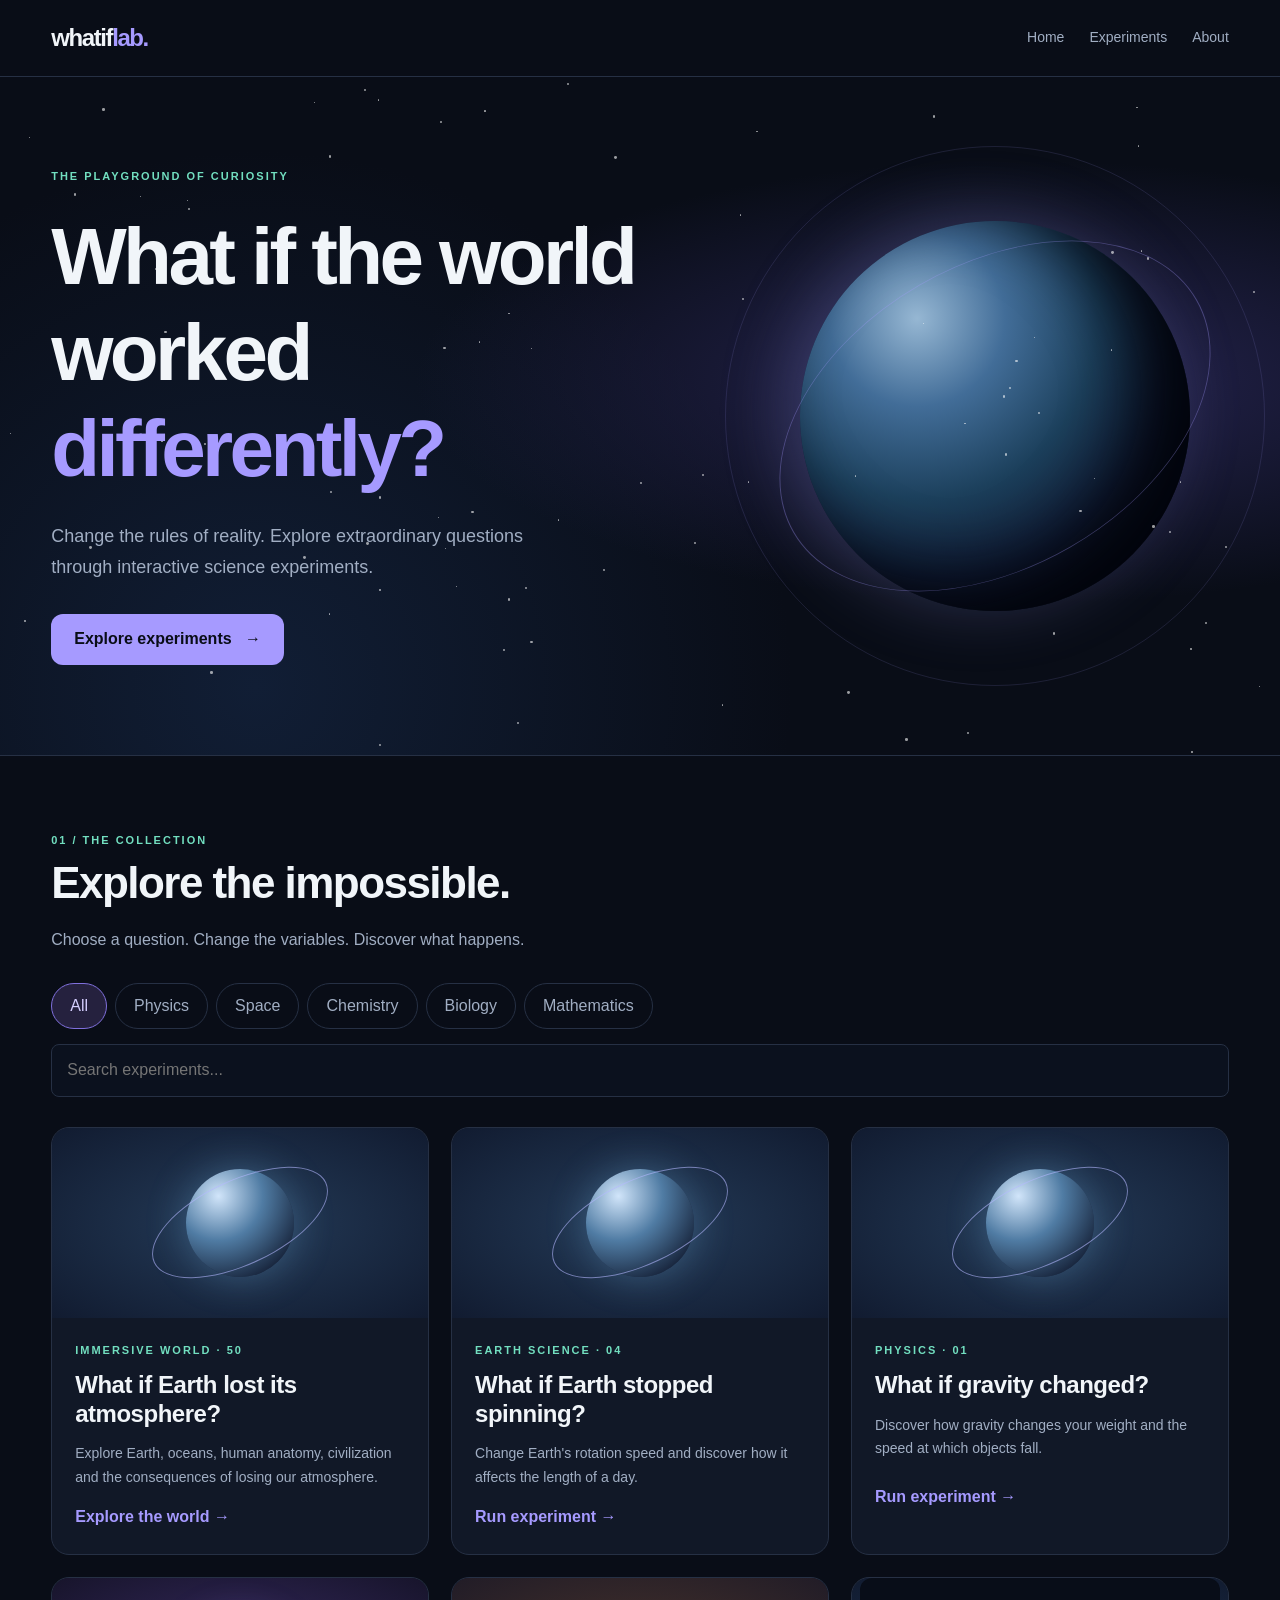
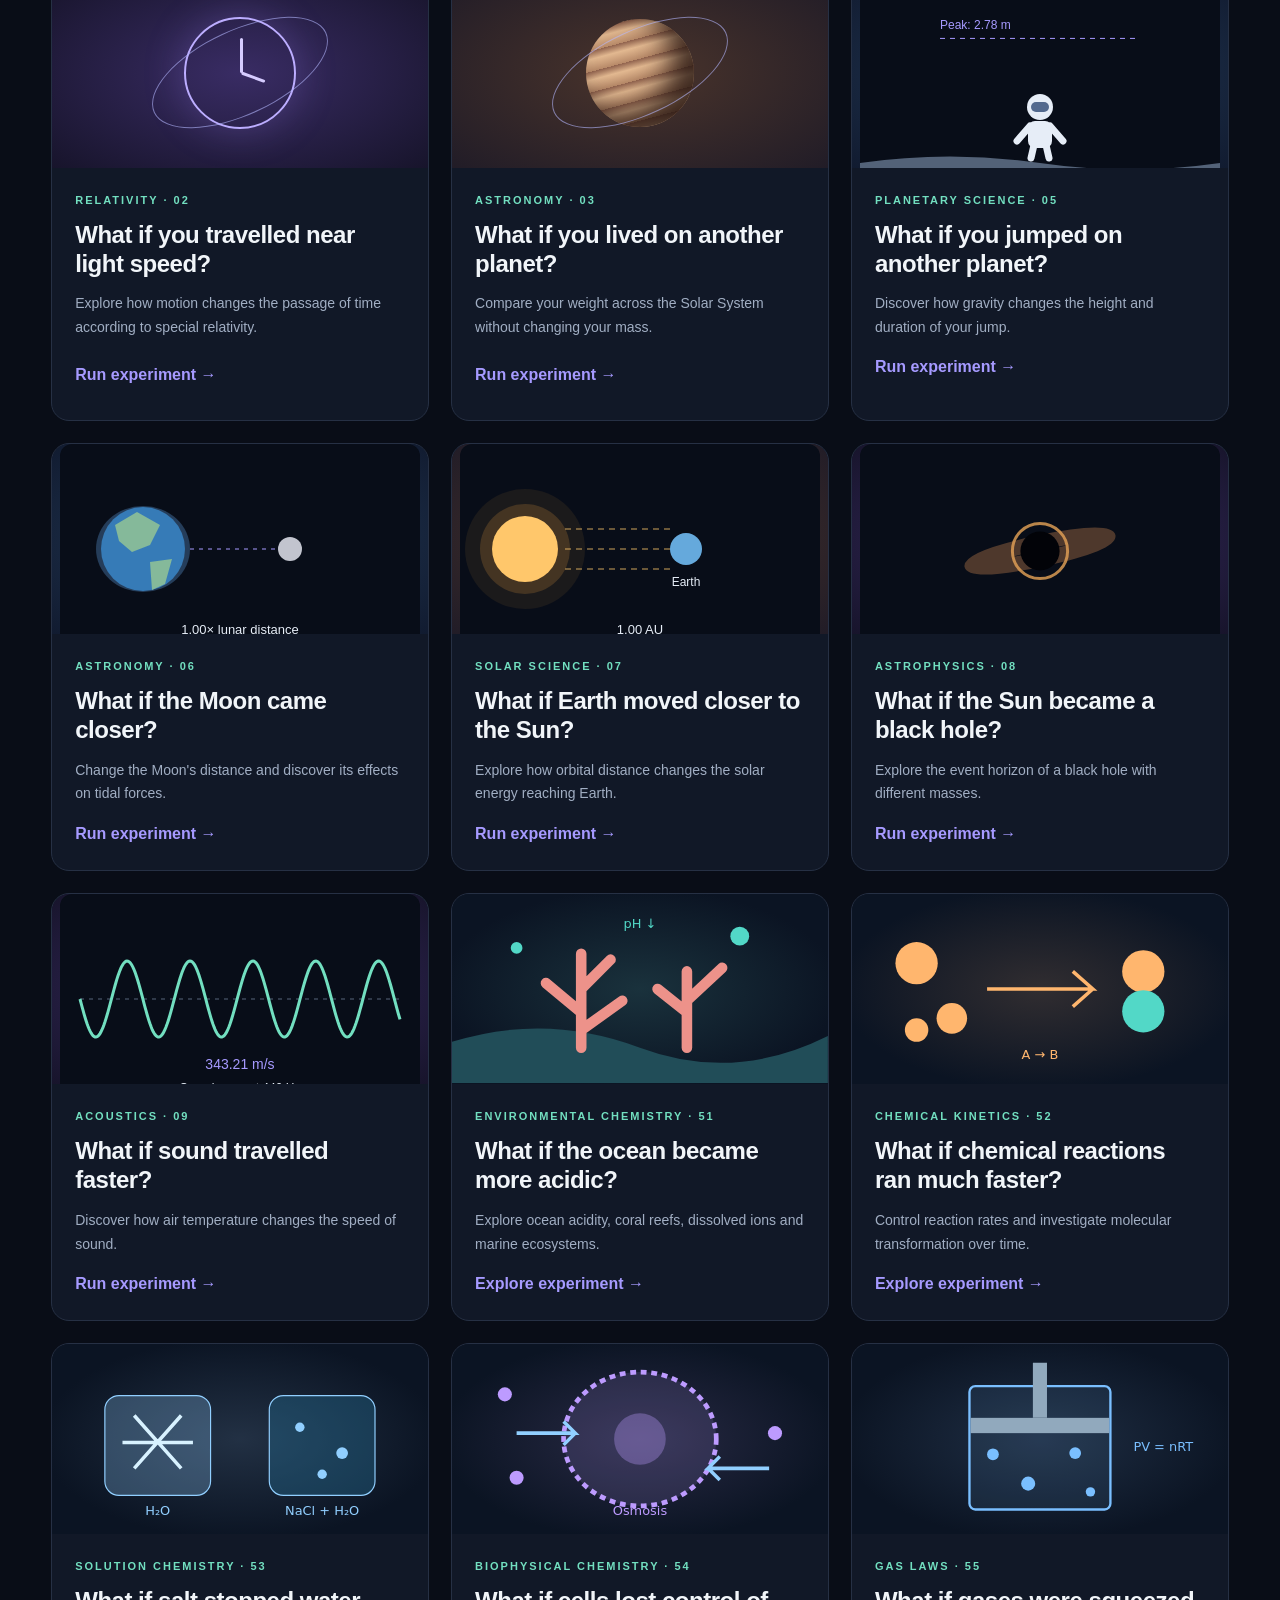
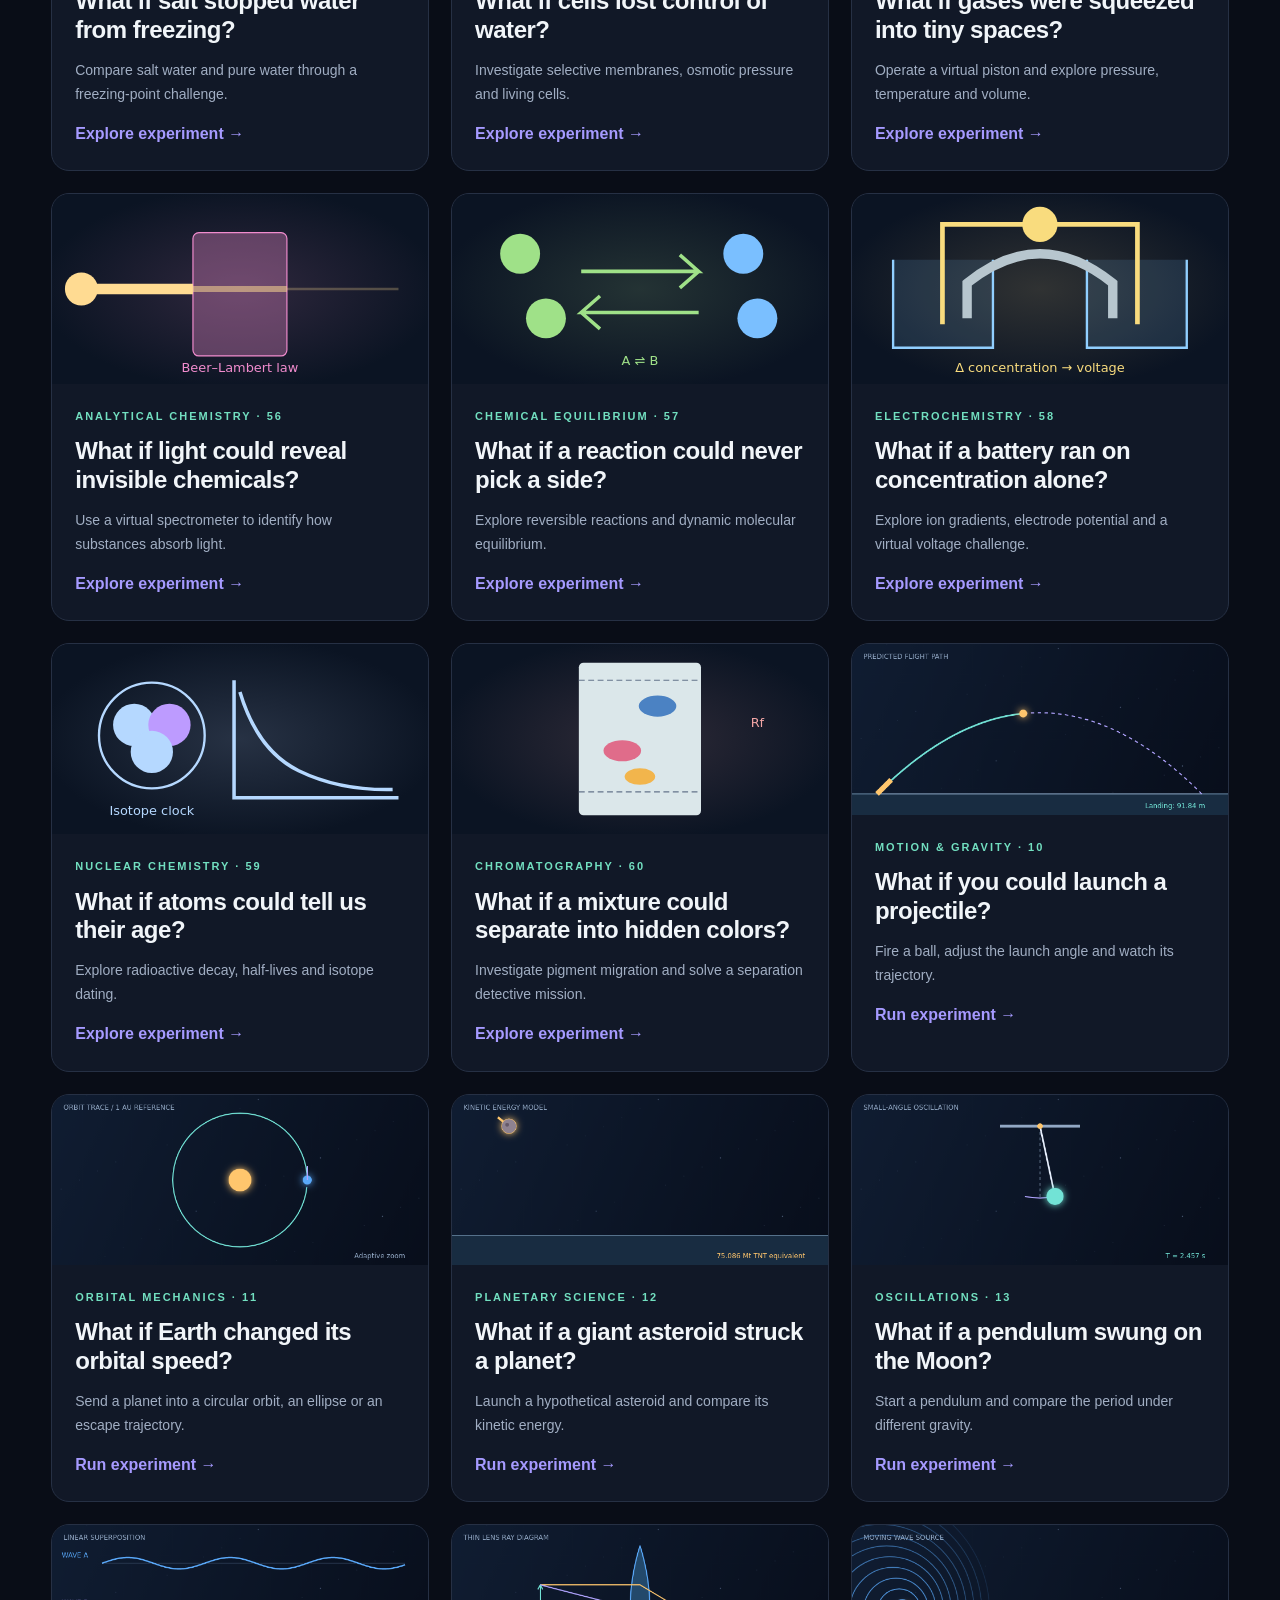
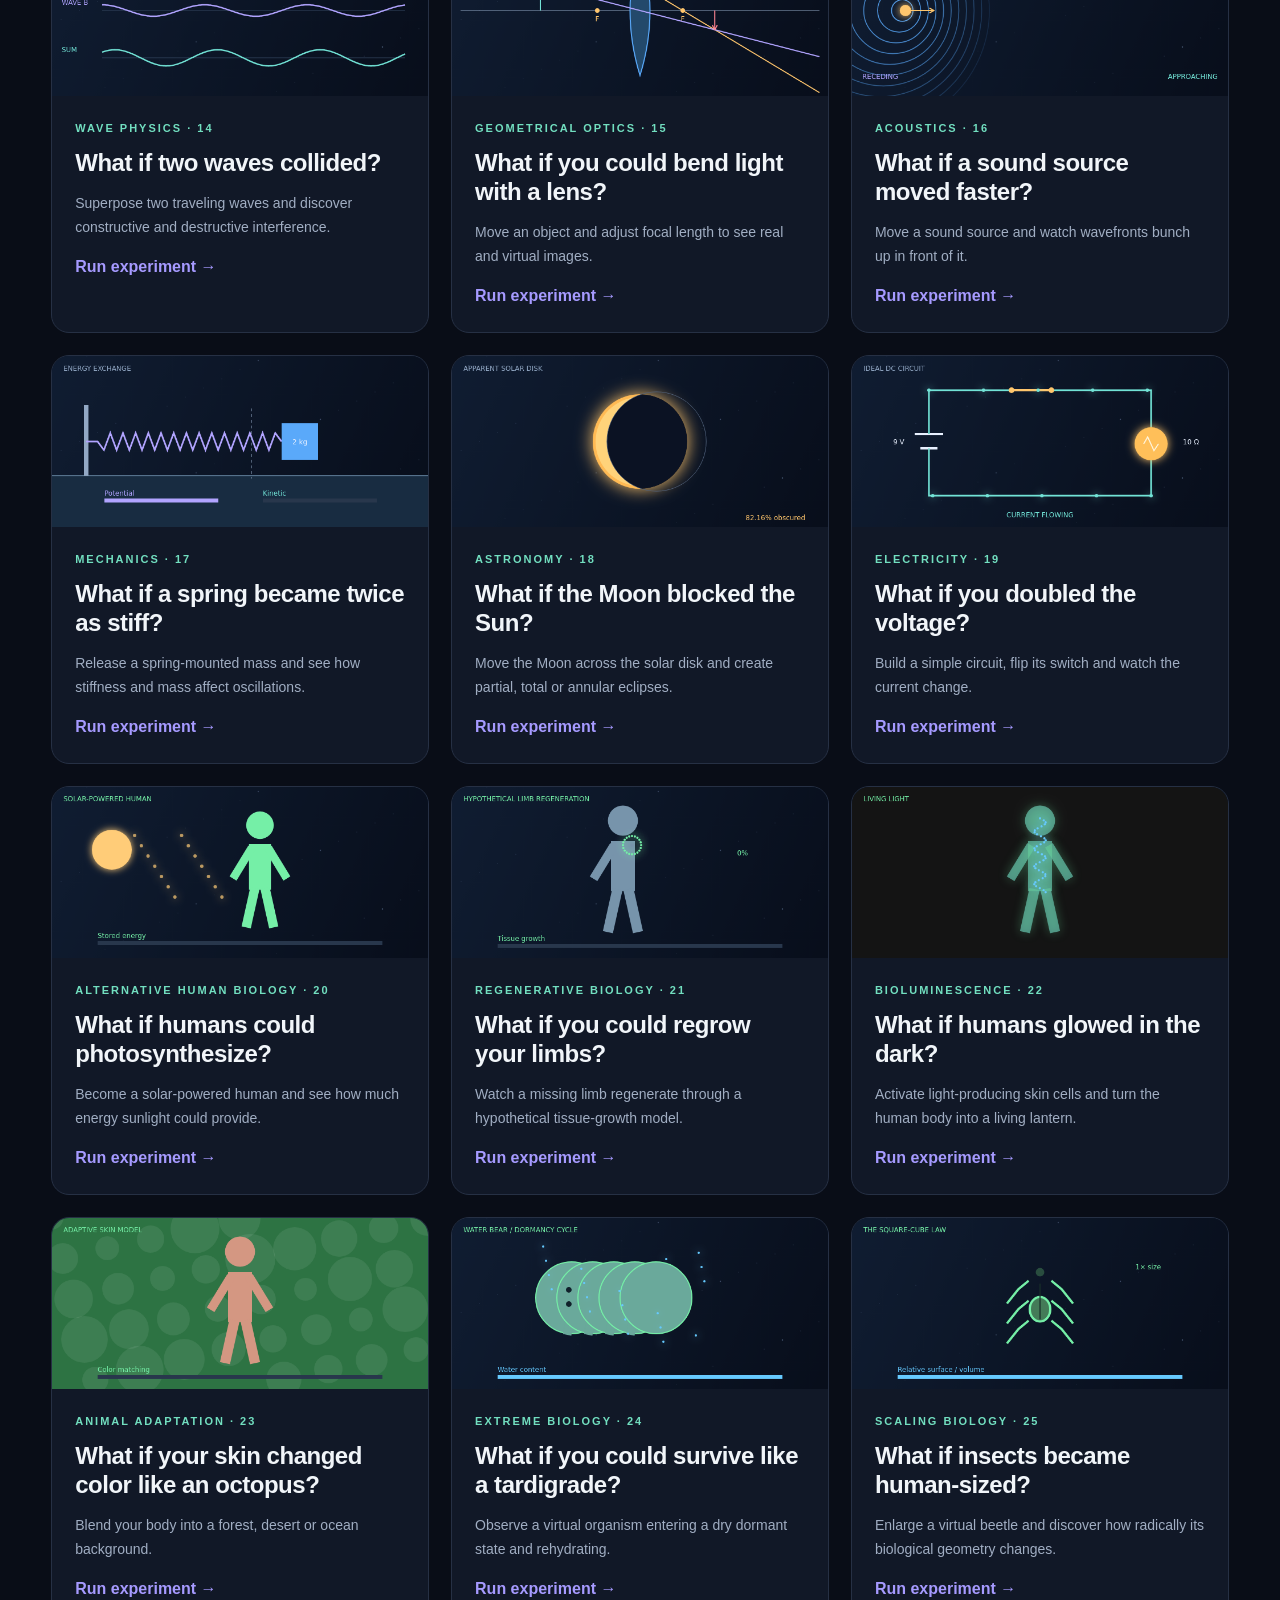
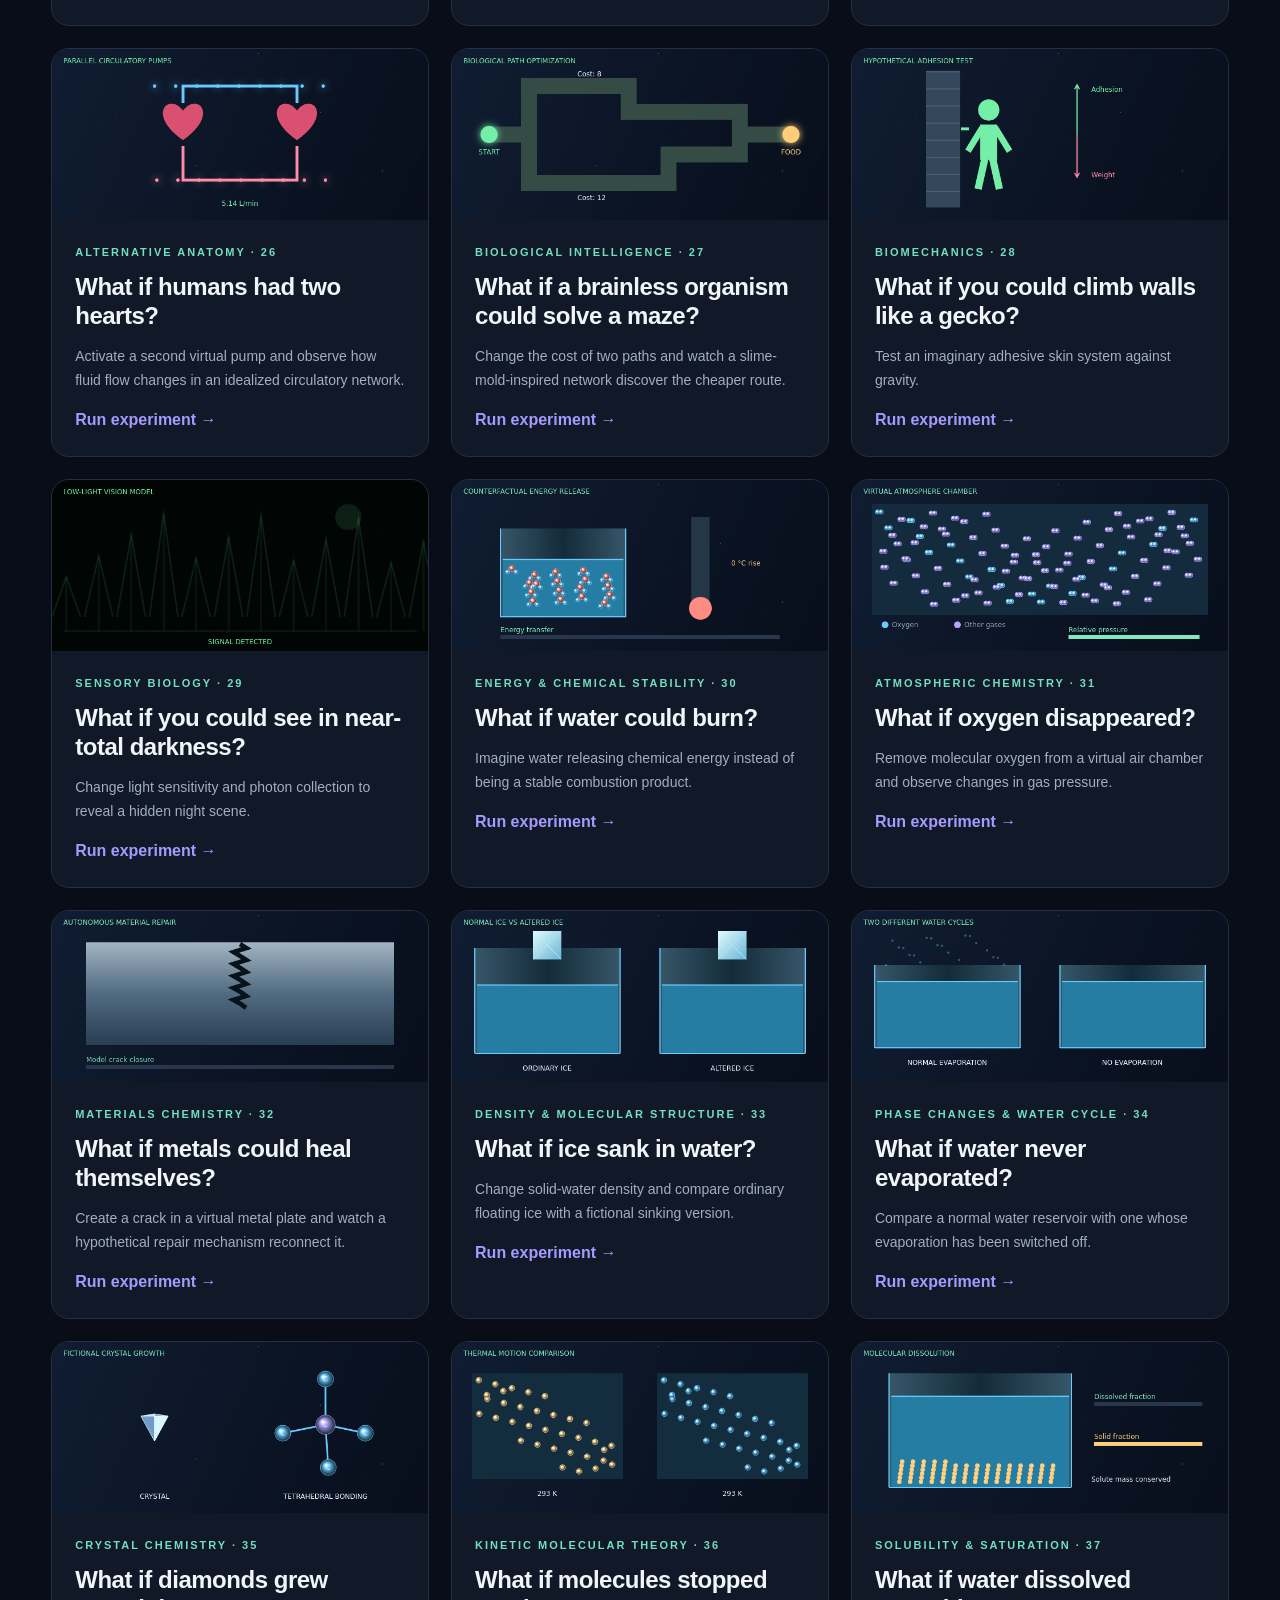
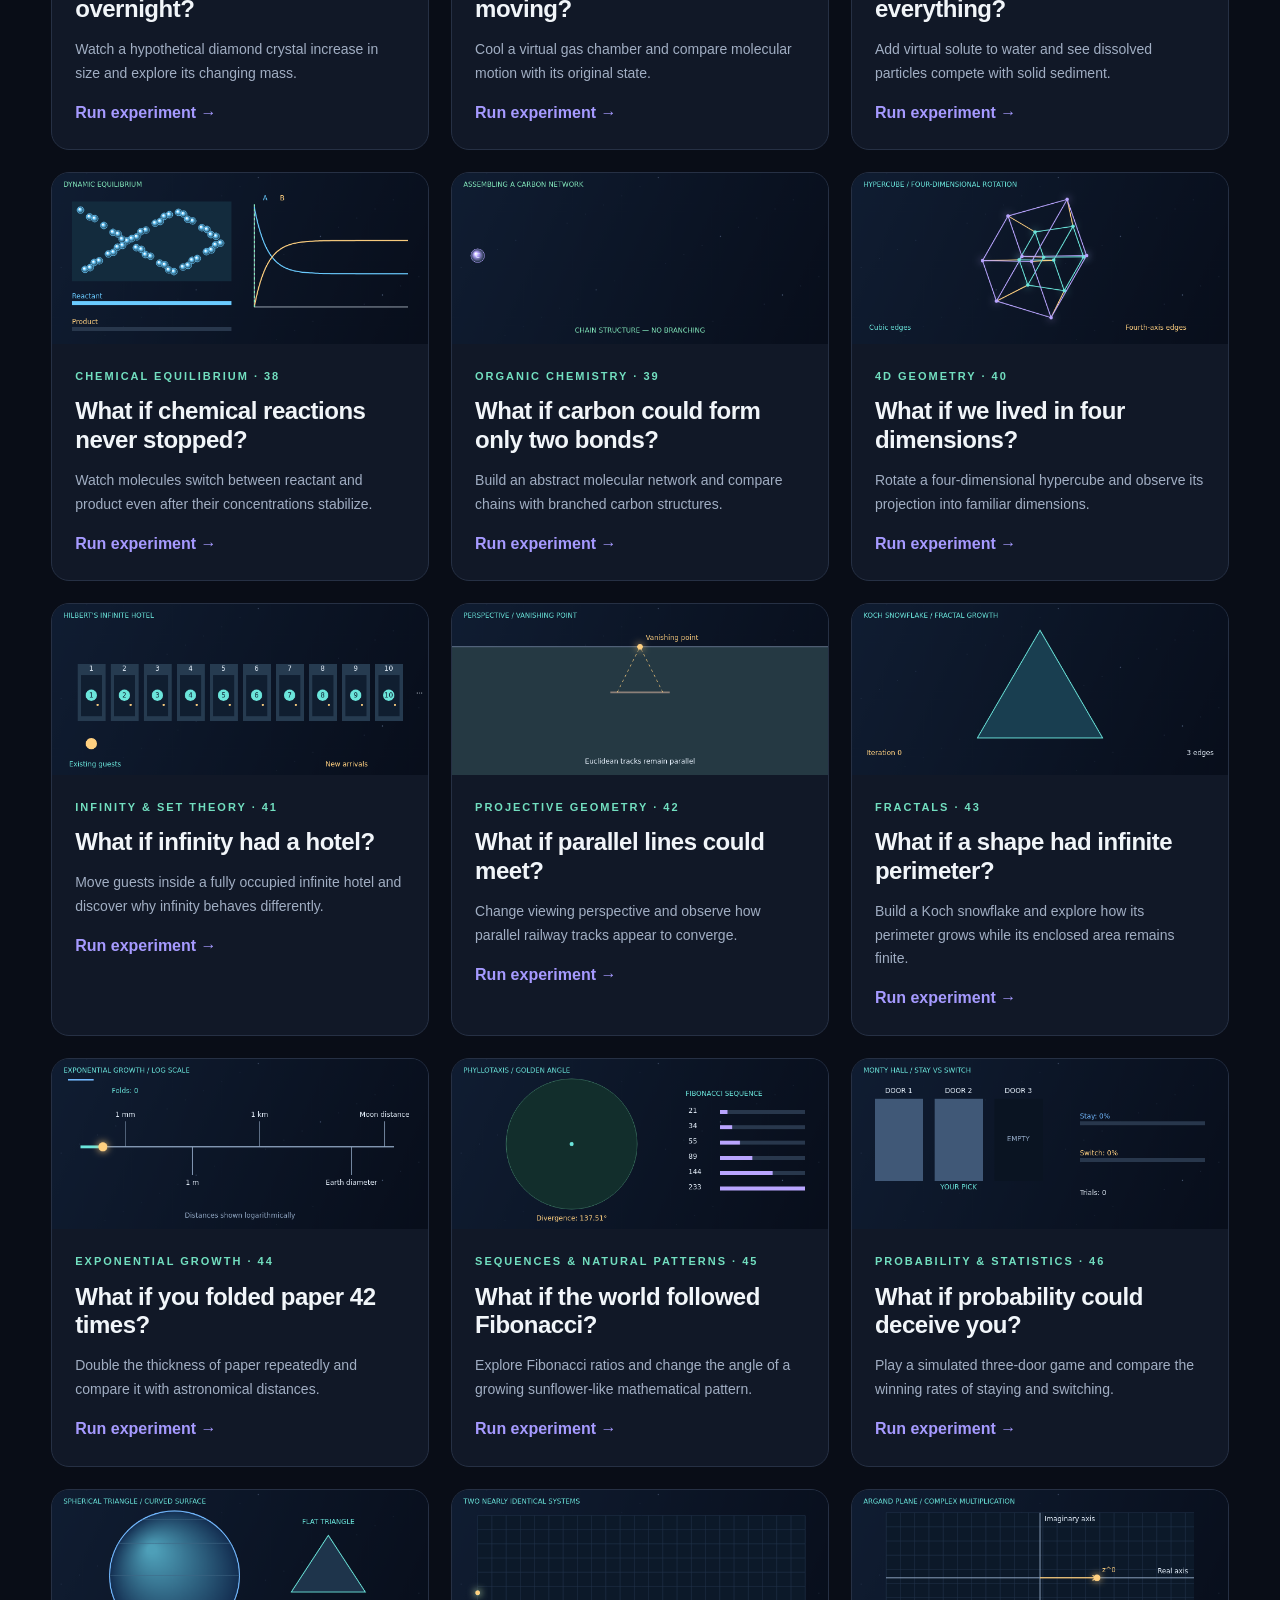
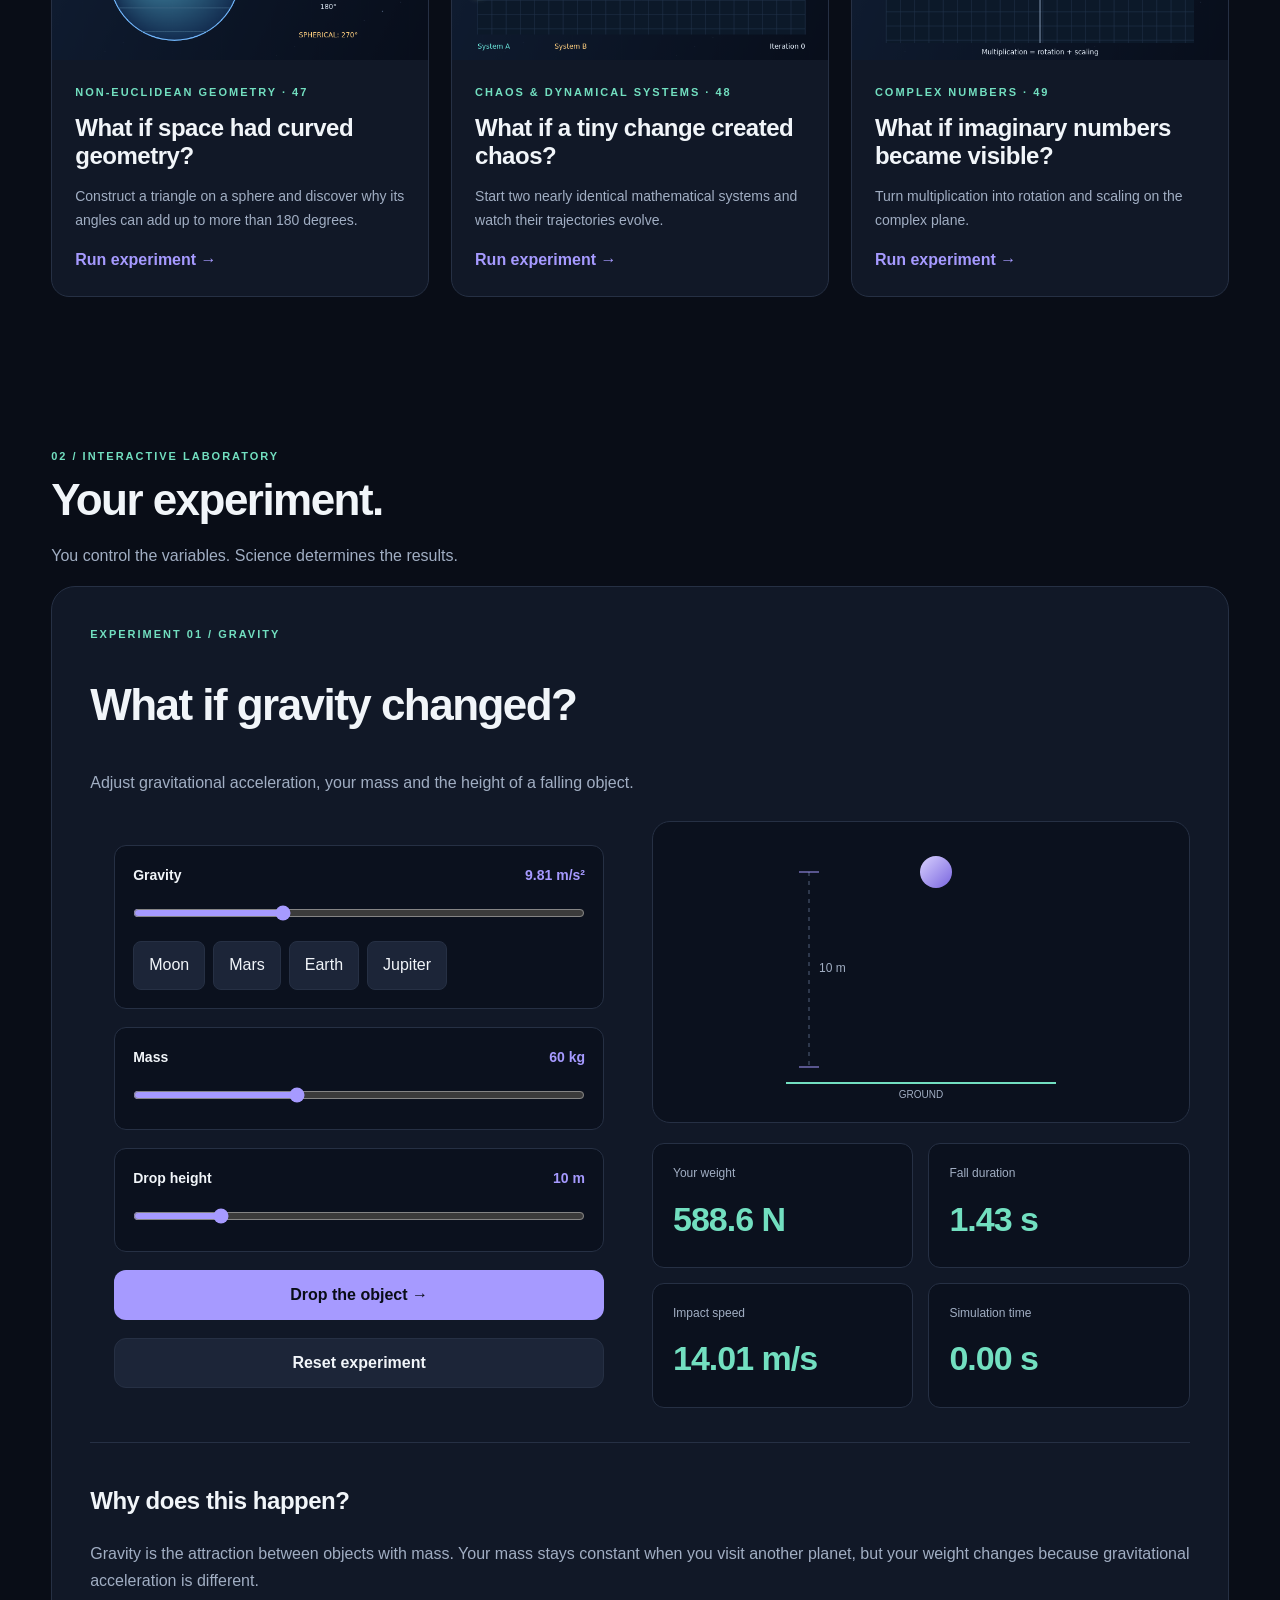
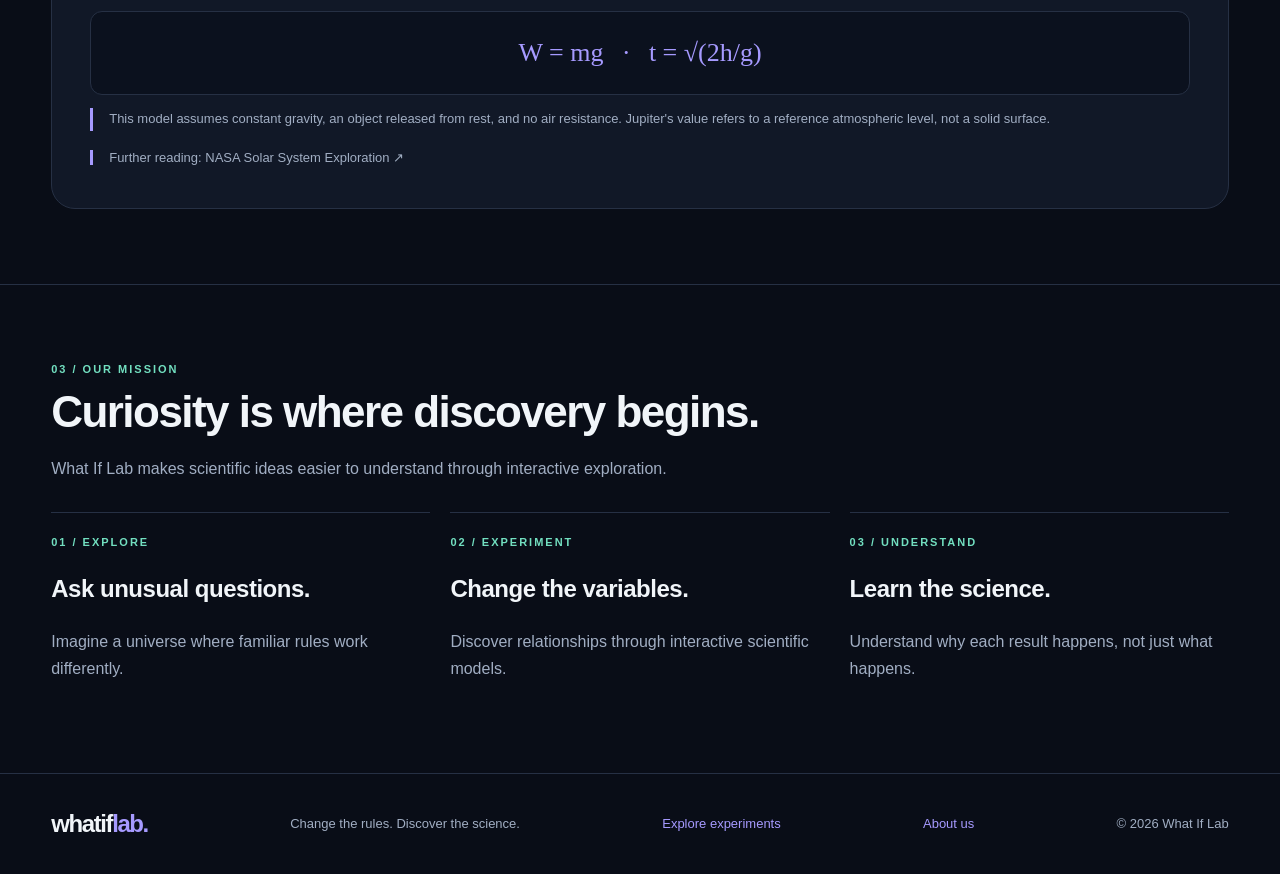
<file: index.html>
<!DOCTYPE html>
<html lang="en">
<head>
<meta charset="UTF-8">
<meta name="viewport" content="width=device-width, initial-scale=1.0">
<meta name="theme-color" content="#090d17">
<meta name="description" content="Explore fascinating what-if questions through free interactive physics and space simulations.">
<title>What If Lab — Change the Rules. Discover the Science.</title>


<link rel="stylesheet" href="css/style.css">
<link rel="stylesheet" href="css/animations.css">
<script src="js/components.js" defer></script>
<script src="js/main.js" defer></script>
  
<script src="js/experiments.js" defer></script>
  
<script>
document.addEventListener("DOMContentLoaded", () => {

  const grid = document.querySelector("#experiments .cards");

  if (!grid || grid.querySelector("[data-chem-world]")) return;

  const worlds = [

    [
      "ocean-ph",
      "Environmental Chemistry",
      "What if the ocean became more acidic?",
      "Explore ocean acidity, coral reefs, dissolved ions and marine ecosystems.",
      "#52d8c7",
      `<path d="M0 125 Q80 100 160 130 T320 120 V160 H0Z" fill="#214d58"/>
       <path d="M110 130V50 M110 100L80 75 M110 80L135 55 M110 115L145 90 M200 130V65 M200 100L175 80 M200 90L230 62" fill="none" stroke="#ed928a" stroke-width="9" stroke-linecap="round"/>
       <circle cx="55" cy="45" r="5"/><circle cx="245" cy="35" r="8"/>
       <text x="160" y="28">pH ↓</text>`
    ],

    [
      "reaction-clock",
      "Chemical Kinetics",
      "What if chemical reactions ran much faster?",
      "Control reaction rates and investigate molecular transformation over time.",
      "#ffb66e",
      `<circle cx="55" cy="58" r="18"/>
       <circle cx="85" cy="105" r="13"/>
       <circle cx="55" cy="115" r="10"/>
       <path d="M115 80H205 L188 65 M205 80L188 95" fill="none" stroke="currentColor" stroke-width="3"/>
       <circle cx="248" cy="65" r="18"/>
       <circle cx="248" cy="99" r="18" fill="#52d8c7"/>
       <text x="160" y="140">A → B</text>`
    ],

    [
      "salt-ice",
      "Solution Chemistry",
      "What if salt stopped water from freezing?",
      "Compare salt water and pure water through a freezing-point challenge.",
      "#91cfff",
      `<rect x="45" y="43" width="90" height="85" rx="12" fill="#91cfff44" stroke="#91cfff"/>
       <rect x="185" y="43" width="90" height="85" rx="12" fill="#277ca555" stroke="#91cfff"/>
       <path d="M70 60L110 105 M110 60L70 105 M60 83H120" stroke="#d8f2ff" stroke-width="3"/>
       <circle cx="211" cy="70" r="4"/><circle cx="247" cy="92" r="5"/><circle cx="230" cy="110" r="4"/>
       <text x="90" y="145">H₂O</text><text x="230" y="145">NaCl + H₂O</text>`
    ],

    [
      "osmosis-world",
      "Biophysical Chemistry",
      "What if cells lost control of water?",
      "Investigate selective membranes, osmotic pressure and living cells.",
      "#bd9bff",
      `<ellipse cx="160" cy="80" rx="65" ry="57" fill="#bd9bff22" stroke="#bd9bff" stroke-width="4" stroke-dasharray="5 4"/>
       <circle cx="160" cy="80" r="22" fill="#bd9bff55"/>
       <circle cx="45" cy="42" r="6"/><circle cx="55" cy="113" r="6"/><circle cx="275" cy="75" r="6"/>
       <path d="M55 75H105 L95 65 M105 75L95 85 M270 105H218 L228 95 M218 105L228 115" fill="none" stroke="#91cfff" stroke-width="3"/>
       <text x="160" y="145">Osmosis</text>`
    ],

    [
      "gas-chamber",
      "Gas Laws",
      "What if gases were squeezed into tiny spaces?",
      "Operate a virtual piston and explore pressure, temperature and volume.",
      "#7abfff",
      `<rect x="100" y="35" width="120" height="105" rx="5" fill="#7abfff15" stroke="#7abfff" stroke-width="2"/>
       <rect x="101" y="62" width="118" height="13" fill="#91a9bd"/>
       <path d="M160 15V62" stroke="#91a9bd" stroke-width="12"/>
       <circle cx="120" cy="93" r="5"/><circle cx="150" cy="118" r="6"/><circle cx="190" cy="92" r="5"/><circle cx="203" cy="125" r="4"/>
       <text x="265" y="90">PV = nRT</text>`
    ],

    [
      "light-detective",
      "Analytical Chemistry",
      "What if light could reveal invisible chemicals?",
      "Use a virtual spectrometer to identify how substances absorb light.",
      "#f18cce",
      `<rect x="120" y="32" width="80" height="105" rx="5" fill="#f18cce55" stroke="#f18cce"/>
       <path d="M20 80H120" stroke="#ffdb92" stroke-width="9"/>
       <path d="M120 80H200" stroke="#ffdb9288" stroke-width="5"/>
       <path d="M200 80H295" stroke="#ffdb9244" stroke-width="2"/>
       <circle cx="25" cy="80" r="14" fill="#ffdb92"/>
       <text x="160" y="151">Beer–Lambert law</text>`
    ],

    [
      "equilibrium-world",
      "Chemical Equilibrium",
      "What if a reaction could never pick a side?",
      "Explore reversible reactions and dynamic molecular equilibrium.",
      "#9fe188",
      `<circle cx="58" cy="50" r="17"/><circle cx="80" cy="105" r="17"/>
       <circle cx="248" cy="50" r="17" fill="#7abfff"/><circle cx="260" cy="105" r="17" fill="#7abfff"/>
       <path d="M110 65H210L194 51 M210 65L194 79 M210 100H110L126 86 M110 100L126 114" fill="none" stroke="currentColor" stroke-width="3"/>
       <text x="160" y="145">A ⇌ B</text>`
    ],

    [
      "ion-battery",
      "Electrochemistry",
      "What if a battery ran on concentration alone?",
      "Explore ion gradients, electrode potential and a virtual voltage challenge.",
      "#f9dc7e",
      `<path d="M35 55V130H120V55 M200 55V130H285V55" fill="#7abfff22" stroke="#91cfff" stroke-width="2"/>
       <path d="M77 110V25H243V110" fill="none" stroke="#f9dc7e" stroke-width="4"/>
       <path d="M98 105V75Q160 25 222 75V105" fill="none" stroke="#b7c6ce" stroke-width="8"/>
       <circle cx="160" cy="25" r="15" fill="#f9dc7e"/>
       <text x="160" y="151">Δ concentration → voltage</text>`
    ],

    [
      "isotope-clock",
      "Nuclear Chemistry",
      "What if atoms could tell us their age?",
      "Explore radioactive decay, half-lives and isotope dating.",
      "#b5d8ff",
      `<circle cx="85" cy="77" r="45" fill="none" stroke="#b5d8ff" stroke-width="2"/>
       <circle cx="70" cy="68" r="18"/>
       <circle cx="100" cy="68" r="18" fill="#bd9bff"/>
       <circle cx="85" cy="91" r="18"/>
       <path d="M155 30V130H295 M160 40Q175 90 210 107T290 123" fill="none" stroke="#b5d8ff" stroke-width="3"/>
       <text x="85" y="145">Isotope clock</text>`
    ],

    [
      "molecule-separation",
      "Chromatography",
      "What if a mixture could separate into hidden colors?",
      "Investigate pigment migration and solve a separation detective mission.",
      "#f3a6a6",
      `<rect x="108" y="15" width="104" height="130" rx="4" fill="#dbe7ea"/>
       <path d="M108 125H212" stroke="#64748b" stroke-dasharray="5 3"/>
       <path d="M108 30H212" stroke="#64748b" stroke-dasharray="5 3"/>
       <ellipse cx="145" cy="90" rx="16" ry="9" fill="#e06c8a"/>
       <ellipse cx="175" cy="52" rx="16" ry="9" fill="#4b82c3"/>
       <ellipse cx="160" cy="112" rx="13" ry="7" fill="#f2b54c"/>
       <text x="260" y="70">Rf</text>`
    ]

  ];

  worlds.forEach(([id, field, title, desc, color, drawing], i) => {

    const card = document.createElement("article");

    card.className = "card";

    card.dataset.chemWorld = id;

    card.dataset.category = "chemistry";

    card.dataset.search = [title, field, desc, id].join(" ");

    card.innerHTML = `

      <div class="art" aria-hidden="true"
        style="background:radial-gradient(ellipse at center,${color}22,#0b1423 75%);">

        <svg viewBox="0 0 320 160"
          style="width:100%;height:100%;color:${color};"
          xmlns="http://www.w3.org/2000/svg">

          <g fill="${color}" font-size="11"
            font-family="system-ui" text-anchor="middle">

            ${drawing}

          </g>

        </svg>

      </div>

      <div class="card-content">

        <div class="tag">${field} · ${51 + i}</div>

        <h3>${title}</h3>

        <p>${desc}</p>

        <a class="explore"
          href="chemistry-worlds.html?lab=${id}">

          Explore experiment →

        </a>

      </div>

    `;

    grid.appendChild(card);

  });

  if (typeof filterCards === "function") {

    filterCards();

  }

});
</script>


<style>
@layer legacy {
:root {
  --bg: #090d17;
  --panel: #111827;
  --border: #263044;
  --text: #f1f5f9;
  --muted: #a1aec3;
  --accent: #a69aff;
  --green: #72dfc0;
}

* { box-sizing: border-box; }

html { scroll-behavior: smooth; }

body {
  margin: 0;
  background: var(--bg);
  color: var(--text);
  font-family: Inter, -apple-system, BlinkMacSystemFont, "Segoe UI", sans-serif;
  line-height: 1.6;
}

button, input, select { font: inherit; }

button, select { cursor: pointer; }

button:focus-visible, a:focus-visible, input:focus-visible, select:focus-visible {
  outline: 3px solid var(--accent);
  outline-offset: 4px;
}

a { color: inherit; text-decoration: none; }

.container {
  width: min(1180px, 92%);
  margin: auto;
}

header {
  border-bottom: 1px solid var(--border);
  background: #090d17ed;
}

.nav {
  min-height: 76px;
  display: flex;
  align-items: center;
  justify-content: space-between;
  gap: 20px;
}

.logo {
  font-size: 23px;
  font-weight: 850;
  letter-spacing: -1.3px;
}

.logo span { color: var(--accent); }

nav {
  display: flex;
  align-items: center;
  gap: 26px;
  color: var(--muted);
  font-size: 14px;
}

nav a:hover { color: white; }

.hero {
  position: relative;
  overflow: hidden;
  min-height: 560px;
  display: flex;
  align-items: center;
  background:
    radial-gradient(ellipse at 80% 45%, #262451 0%, transparent 42%),
    radial-gradient(circle at 20% 90%, #111e35, transparent 45%);
  border-bottom: 1px solid var(--border);
}

.hero-content {
  position: relative;
  z-index: 2;
  padding: 90px 0;
  max-width: 650px;
}

.eyebrow {
  color: var(--green);
  text-transform: uppercase;
  font-size: 11px;
  letter-spacing: 3px;
  font-weight: 700;
}

h1 {
  font-size: clamp(48px, 7vw, 86px);
  line-height: 1.04;
  letter-spacing: -4px;
  margin: 24px 0;
}

h1 span {
  color: var(--accent);
}

.hero p {
  max-width: 480px;
  color: var(--muted);
  font-size: 18px;
  margin-bottom: 32px;
}

.primary {
  display: inline-flex;
  justify-content: center;
  align-items: center;
  padding: 14px 23px;
  background: #b0a5ff;
  color: #111025;
  border: 0;
  border-radius: 10px;
  font-weight: 750;
  transition: transform .2s, background .2s;
}

.primary:hover {
  background: #ccc4ff;
  transform: translateY(-2px);
}

.planet {
  position: absolute;
  width: 390px;
  height: 390px;
  right: 7%;
  top: 50%;
  transform: translateY(-50%);
  border-radius: 50%;
  background:
    radial-gradient(circle at 30% 25%, #96b7d3, #426d98 22%, #1c405c 45%, #101c35 65%, #05070f 85%);
  box-shadow: -15px -5px 65px #7477bd55,
    inset -45px -25px 70px #02040c;
}

.planet::before {
  content: "";
  position: absolute;
  inset: -38px;
  border: 1px solid #a69aff55;
  border-radius: 50%;
  transform: rotate(-30deg) scaleY(.65);
}

.planet::after {
  content: "";
  position: absolute;
  inset: -75px;
  border: 1px solid #a69aff22;
  border-radius: 50%;
}

.star {
  position: absolute;
  border-radius: 50%;
  background: white;
  opacity: .6;
  pointer-events: none;
}

section { padding: 75px 0; }

.section-heading {
  font-size: clamp(30px, 4vw, 44px);
  letter-spacing: -1.8px;
  line-height: 1.2;
  margin: 8px 0;
}

.muted { color: var(--muted); }

.toolbar {
  display: flex;
  flex-wrap: wrap;
  align-items: center;
  justify-content: space-between;
  gap: 15px;
  margin: 30px 0;
}

.filters {
  display: flex;
  gap: 8px;
  flex-wrap: wrap;
}

.filter {
  background: transparent;
  border: 1px solid var(--border);
  color: var(--muted);
  padding: 9px 18px;
  border-radius: 30px;
}

.filter.active {
  color: #d5ceff;
  border-color: #8070dd;
  background: #25213e;
}

.search {
  width: 260px;
  max-width: 100%;
  background: var(--panel);
  border: 1px solid var(--border);
  border-radius: 10px;
  padding: 12px 16px;
  color: white;
}

.cards {
  display: grid;
  grid-template-columns: repeat(3, 1fr);
  gap: 22px;
}

.card {
  background: var(--panel);
  border: 1px solid var(--border);
  border-radius: 18px;
  overflow: hidden;
  transition: transform .25s, border-color .25s;
}

.card:hover {
  transform: translateY(-5px);
  border-color: var(--accent);
}

.card[hidden] { display: none; }

.art {
  position: relative;
  height: 190px;
  overflow: hidden;
  display: grid;
  place-items: center;
}

.art.gravity {
  background: radial-gradient(ellipse at center, #243b58, #111b30);
}

.art.time {
  background: radial-gradient(ellipse at center, #392c64, #17142b);
}

.art.weight {
  background: radial-gradient(ellipse at center, #4a342b, #211c27);
}

.art-orb {
  width: 108px;
  height: 108px;
  border-radius: 50%;
  background: radial-gradient(circle at 30% 25%, #d1e5fa, #507ca4 40%, #121c32 85%);
  box-shadow: 0 0 40px #78b9e955;
}

.weight .art-orb {
  background: repeating-linear-gradient(-15deg, #b78968, #e2b890 12px, #90624d 20px);
  box-shadow: inset -22px -14px 28px #21120ecc;
}

.orbit {
  position: absolute;
  width: 190px;
  height: 85px;
  border: 1px solid #b4b7ff99;
  border-radius: 50%;
  transform: rotate(-25deg);
}

.clock {
  width: 112px;
  height: 112px;
  border: 2px solid #bcadff;
  border-radius: 50%;
  position: relative;
  box-shadow: 0 0 40px #9e84ef44;
}

.clock::before, .clock::after {
  content: "";
  position: absolute;
  left: 50%;
  bottom: 50%;
  width: 3px;
  height: 35px;
  background: #d6ccff;
  transform-origin: bottom;
  border-radius: 4px;
}

.clock::after {
  height: 25px;
  transform: rotate(110deg);
}

.card-content { padding: 23px; }

.tag {
  font-size: 10px;
  font-weight: 750;
  letter-spacing: 2px;
  color: var(--green);
  text-transform: uppercase;
}

.card h3 {
  font-size: 22px;
  line-height: 1.35;
  margin: 12px 0;
  letter-spacing: -.5px;
}

.card p {
  font-size: 14px;
  color: var(--muted);
  min-height: 48px;
}

.explore {
  background: transparent;
  border: 0;
  color: var(--accent);
  padding: 8px 0;
  font-weight: 700;
}

.lab {
  background: #101625;
  border: 1px solid var(--border);
  border-radius: 24px;
  padding: clamp(20px, 4vw, 38px);
}

.lab-layout {
  display: grid;
  grid-template-columns: 1fr 1fr;
  gap: 30px;
  margin-top: 25px;
}

.controls {
  display: flex;
  flex-direction: column;
  gap: 20px;
}

.control {
  background: #0b111e;
  border: 1px solid var(--border);
  padding: 18px;
  border-radius: 12px;
}

.control label {
  display: flex;
  justify-content: space-between;
  gap: 12px;
  font-size: 14px;
  font-weight: 650;
}

.control output { color: var(--accent); }

input[type="range"] {
  width: 100%;
  margin: 20px 0 5px;
  accent-color: var(--accent);
}

select {
  width: 100%;
  margin-top: 15px;
  background: #151d2d;
  color: white;
  border: 1px solid var(--border);
  border-radius: 8px;
  padding: 12px;
}

.presets {
  display: flex;
  flex-wrap: wrap;
  gap: 8px;
  margin-top: 12px;
}

.presets button, .secondary {
  background: #1b2538;
  color: var(--text);
  border: 1px solid var(--border);
  border-radius: 8px;
  padding: 9px 14px;
}

.presets button:hover, .secondary:hover {
  border-color: var(--accent);
}

.visual {
  background: #080d18;
  border-radius: 16px;
  border: 1px solid var(--border);
  min-height: 230px;
  display: flex;
  justify-content: center;
  align-items: center;
  position: relative;
  overflow: hidden;
  padding: 20px;
}

.visual svg {
  width: 100%;
  max-height: 260px;
}

.results {
  display: grid;
  grid-template-columns: 1fr 1fr;
  gap: 12px;
  margin-top: 15px;
}

.metric {
  background: #0b111e;
  padding: 18px;
  border: 1px solid var(--border);
  border-radius: 12px;
}

.metric small {
  color: var(--muted);
  display: block;
  font-size: 12px;
}

.metric strong {
  display: block;
  font-size: clamp(20px, 3vw, 30px);
  color: var(--green);
  letter-spacing: -1px;
  overflow-wrap: anywhere;
}

.explanation {
  border-top: 1px solid var(--border);
  margin-top: 30px;
  padding-top: 20px;
}

.formula {
  font-family: Georgia, serif;
  font-size: 24px;
  color: var(--accent);
  background: #0a101b;
  padding: 18px;
  border-radius: 10px;
  text-align: center;
}

.note { font-size: 13px; color: var(--muted); }

#empty {
  color: var(--muted);
  padding: 25px 0;
}

.about {
  border-top: 1px solid var(--border);
}

.about-grid {
  display: grid;
  grid-template-columns: repeat(3, 1fr);
  gap: 20px;
  margin-top: 30px;
}

.about-item {
  border-top: 1px solid var(--border);
  padding-top: 20px;
}

.about-item h3 { font-size: 18px; }

footer {
  border-top: 1px solid var(--border);
  padding: 30px 0;
  font-size: 13px;
  color: var(--muted);
}

.footer-row {
  display: flex;
  justify-content: space-between;
  flex-wrap: wrap;
  gap: 15px;
}

@media(max-width: 900px) {
  .planet { right: -120px; opacity: .4; }
  .cards { grid-template-columns: repeat(2, 1fr); }
}

@media(max-width: 650px) {
  h1 { letter-spacing: -2px; }
  nav { gap: 14px; font-size: 12px; }
  .logo { font-size: 20px; }
  .hero { min-height: 490px; }
  .hero-content { padding: 65px 0; }
  .hero p { font-size: 16px; }
  section { padding: 48px 0; }
  .cards, .lab-layout, .about-grid {
    grid-template-columns: 1fr;
  }
  .search { width: 100%; }
}

@media(prefers-reduced-motion: reduce) {
  html { scroll-behavior: auto; }
  *, *::before, *::after {
    transition: none !important;
    animation: none !important;
  }
}
}
</style>
</head>

<body>

<header data-site-header>
  <div class="container nav">
    <a href="#" class="logo">whatif<span>lab.</span></a>
    <nav aria-label="Main navigation">
      <a href="#experiments">Experiments</a>
      <a href="#about">About</a>
    </nav>
  </div>
</header>

<main>

<div class="hero" id="hero">
  <div class="planet" aria-hidden="true"></div>
  <div class="container">
    <div class="hero-content">
      <div class="eyebrow">The playground of curiosity</div>
      <h1>What if the world worked <span>differently?</span></h1>
      <p>Change the rules of reality. Explore extraordinary questions through interactive science experiments.</p>
      <a href="#experiments" class="primary">Explore experiments &nbsp; →</a>
    </div>
  </div>
</div>

<section id="experiments">
  <div class="container">
    <div class="eyebrow">01 / The collection</div>
    <h2 class="section-heading">Explore the impossible.</h2>
    <p class="muted">Choose a question. Change the variables. Discover what happens.</p>

    <div class="toolbar">
      <div class="filters" aria-label="Experiment categories">
        <button class="filter active" data-filter="all" aria-pressed="true">All</button>
        <button class="filter" data-filter="physics" aria-pressed="false">Physics</button>
        <button class="filter" data-filter="space" aria-pressed="false">Space</button>
        
<button class="filter" data-filter="chemistry" aria-pressed="false">Chemistry</button>
<button class="filter" data-filter="biology" aria-pressed="false">Biology</button>
<button class="filter" data-filter="math" aria-pressed="false">Mathematics</button>
      </div>
      <input class="search" id="search" type="search" aria-label="Search experiments" placeholder="Search experiments...">
    </div>

    <div class="cards">
      
<article class="card"
  data-category="physics space"
  data-search="earth atmosphere oxygen ocean apocalypse vacuum human survival">

  <div class="art gravity" aria-hidden="true">
    <div class="art-orb"></div>
    <div class="orbit"></div>
  </div>

  <div class="card-content">
    <div class="tag">Immersive World · 50</div>

    <h3>What if Earth lost its atmosphere?</h3>

    <p>Explore Earth, oceans, human anatomy, civilization and the consequences of losing our atmosphere.</p>

    <a class="explore" href="atmosphere.html">
      Explore the world →
    </a>
  </div>

</article>

      
<article class="card" data-category="physics space" data-search="earth spin rotation day night planet">
  <div class="art gravity" aria-hidden="true">
    <div class="art-orb"></div>
    <div class="orbit"></div>
  </div>
  <div class="card-content">
    <div class="tag">Earth Science · 04</div>
    <h3>What if Earth stopped spinning?</h3>
    <p>Change Earth's rotation speed and discover how it affects the length of a day.</p>
    <a class="explore" href="earth-spin.html">Run experiment →</a>
  </div>
</article>

      <article class="card" data-category="physics" data-search="gravity fall earth moon acceleration">
        <div class="art gravity" aria-hidden="true">
          <div class="art-orb"></div>
          <div class="orbit"></div>
        </div>
        <div class="card-content">
          <div class="tag">Physics · 01</div>
          <h3>What if gravity changed?</h3>
          <p>Discover how gravity changes your weight and the speed at which objects fall.</p>
          <button class="explore" onclick="openLab('gravity')">Run experiment →</button>
        </div>
      </article>

      <article class="card" data-category="physics space" data-search="time dilation relativity light speed astronaut">
        <div class="art time" aria-hidden="true">
          <div class="clock"></div>
          <div class="orbit"></div>
        </div>
        <div class="card-content">
          <div class="tag">Relativity · 02</div>
          <h3>What if you travelled near light speed?</h3>
          <p>Explore how motion changes the passage of time according to special relativity.</p>
          <button class="explore" onclick="openLab('time')">Run experiment →</button>
        </div>
      </article>

      <article class="card" data-category="space" data-search="planet weight mass solar system moon mars jupiter">
        <div class="art weight" aria-hidden="true">
          <div class="art-orb"></div>
          <div class="orbit"></div>
        </div>
        <div class="card-content">
          <div class="tag">Astronomy · 03</div>
          <h3>What if you lived on another planet?</h3>
          <p>Compare your weight across the Solar System without changing your mass.</p>
          <button class="explore" onclick="openLab('weight')">Run experiment →</button>
        </div>
      </article>

    </div>
    <p id="empty" hidden>No experiments found. Try another search.</p>
  </div>
</section>

<section id="laboratory">
  <div class="container">
    <div class="eyebrow">02 / Interactive laboratory</div>
    <h2 class="section-heading">Your experiment.</h2>
    <p class="muted">You control the variables. Science determines the results.</p>

    <div class="lab">
      <div id="labContent"></div>
    </div>
  </div>
</section>

<section class="about" id="about">
  <div class="container">
    <div class="eyebrow">03 / Our mission</div>
    <h2 class="section-heading">Curiosity is where discovery begins.</h2>
    <p class="muted">What If Lab makes scientific ideas easier to understand through interactive exploration.</p>

    <div class="about-grid">
      <div class="about-item">
        <div class="tag">01 / Explore</div>
        <h3>Ask unusual questions.</h3>
        <p class="muted">Imagine a universe where familiar rules work differently.</p>
      </div>
      <div class="about-item">
        <div class="tag">02 / Experiment</div>
        <h3>Change the variables.</h3>
        <p class="muted">Discover relationships through interactive scientific models.</p>
      </div>
      <div class="about-item">
        <div class="tag">03 / Understand</div>
        <h3>Learn the science.</h3>
        <p class="muted">Understand why each result happens, not just what happens.</p>
      </div>
    </div>
  </div>
</section>

</main>

<footer data-site-footer>
  <div class="container footer-row">
    <span class="logo">whatif<span>lab.</span></span>
    <span>Built for curious minds. © <span id="year"></span> What If Lab.</span>
    <a href="#about">About the project</a>
  </div>
</footer>

<script>

const $ = id => document.getElementById(id);

$("year").textContent = new Date().getFullYear();

// Decorative background stars
for (let i = 0; i < 85; i++) {
  const star = document.createElement("span");
  star.className = "star";
  const size = Math.random() * 2 + 1;
  star.style.width = size + "px";
  star.style.height = size + "px";
  star.style.left = Math.random() * 100 + "%";
  star.style.top = Math.random() * 100 + "%";
  star.setAttribute("aria-hidden", "true");
  $("hero").appendChild(star);
}

// Search and category filters
let category = "all";

function filterCards() {
  const query = $("search").value.trim().toLowerCase();
  let visible = 0;

  document.querySelectorAll(".card").forEach(card => {
    const categoryMatch =
      category === "all" ||
      card.dataset.category.split(" ").includes(category);

    const searchMatch =
      (card.textContent + card.dataset.search)
      .toLowerCase().includes(query);

    card.hidden = !(categoryMatch && searchMatch);
    if (!card.hidden) visible++;
  });

  $("empty").hidden = visible !== 0;
}

document.querySelectorAll(".filter").forEach(button => {
  button.addEventListener("click", () => {
    category = button.dataset.filter;

    document.querySelectorAll(".filter").forEach(b => {
      b.classList.toggle("active", b === button);
      b.setAttribute("aria-pressed", String(b === button));
    });

    filterCards();
  });
});

$("search").addEventListener("input", filterCards);

let animationFrame = 0;
let currentLab = "gravity";

function stopAnimation() {
  cancelAnimationFrame(animationFrame);
}

function openLab(type, scroll = true) {
  stopAnimation();
  currentLab = type;

  if (type === "gravity") showGravity();
  if (type === "time") showTime();
  if (type === "weight") showWeight();

  if (scroll) {
    $("laboratory").scrollIntoView({
      behavior: window.matchMedia("(prefers-reduced-motion: reduce)").matches
        ? "instant" : "smooth"
    });
  }
}

// EXPERIMENT 1: GRAVITY

function showGravity() {
  $("labContent").innerHTML = `
    <div class="tag">Experiment 01 / Gravity</div>
    <h2>What if gravity changed?</h2>
    <p class="muted">Adjust gravitational acceleration, your mass and the height of a falling object.</p>

    <div class="lab-layout">
      <div class="controls">

        <div class="control">
          <label for="gravity">Gravity <output id="gValue"></output></label>
          <input id="gravity" type="range" min="0.1" max="30" step="0.01" value="9.81">
          <div class="presets">
            <button onclick="setGravity(1.62)">Moon</button>
            <button onclick="setGravity(3.71)">Mars</button>
            <button onclick="setGravity(9.81)">Earth</button>
            <button onclick="setGravity(24.79)">Jupiter</button>
          </div>
        </div>

        <div class="control">
          <label for="mass">Mass <output id="massValue"></output></label>
          <input id="mass" type="range" min="10" max="150" value="60">
        </div>

        <div class="control">
          <label for="height">Drop height <output id="heightValue"></output></label>
          <input id="height" type="range" min="1" max="50" value="10">
        </div>

        <button class="primary" onclick="dropObject()">Drop the object →</button>
        <button class="secondary" onclick="showGravity()">Reset experiment</button>
      </div>

      <div>
        <div class="visual">
          <svg viewBox="0 0 300 260" role="img" aria-label="Falling ball simulation">
            <defs>
              <linearGradient id="ballColor" x1="0" y1="0" x2="1" y2="1">
                <stop stop-color="#d9d1ff"/>
                <stop offset="1" stop-color="#7965df"/>
              </linearGradient>
            </defs>
            <line x1="38" y1="30" x2="38" y2="225" stroke="#52617a" stroke-dasharray="4 5"/>
            <line x1="28" y1="30" x2="48" y2="30" stroke="#a69aff"/>
            <line x1="28" y1="225" x2="48" y2="225" stroke="#a69aff"/>
            <text id="heightLabel" x="48" y="130" fill="#a1aec3" font-size="12"></text>
            <circle id="ball" cx="165" cy="30" r="16" fill="url(#ballColor)"/>
            <path d="M15 241 H285" stroke="#72dfc0" stroke-width="2"/>
            <text x="150" y="256" text-anchor="middle" font-size="10" fill="#a1aec3">GROUND</text>
          </svg>
        </div>

        <div class="results" aria-live="polite">
          <div class="metric"><small>Your weight</small><strong id="weightResult"></strong></div>
          <div class="metric"><small>Fall duration</small><strong id="fallResult"></strong></div>
          <div class="metric"><small>Impact speed</small><strong id="speedResult"></strong></div>
          <div class="metric"><small>Simulation time</small><strong id="elapsed">0.00 s</strong></div>
        </div>
      </div>
    </div>

    <div class="explanation">
      <h3>Why does this happen?</h3>
      <p>Gravity is the attraction between objects with mass. Your mass stays constant when you visit another planet, but your weight changes because gravitational acceleration is different.</p>
      <div class="formula">W = mg &nbsp; · &nbsp; t = √(2h/g)</div>
      <p class="note">This model assumes constant gravity, an object released from rest, and no air resistance. Jupiter's value refers to a reference atmospheric level, not a solid surface.</p>
      <a class="note" href="https://science.nasa.gov/solar-system/" target="_blank" rel="noopener noreferrer">Further reading: NASA Solar System Exploration ↗</a>
    </div>
  `;

  ["gravity", "mass", "height"].forEach(id => {
    $(id).addEventListener("input", updateGravity);
  });

  updateGravity();
}

function setGravity(value) {
  $("gravity").value = value;
  updateGravity();
}

function updateGravity() {
  stopAnimation();

  const g = Number($("gravity").value);
  const m = Number($("mass").value);
  const h = Number($("height").value);

  $("gValue").textContent = g.toFixed(2) + " m/s²";
  $("massValue").textContent = m + " kg";
  $("heightValue").textContent = h + " m";
  $("heightLabel").textContent = h + " m";
  $("weightResult").textContent = (m * g).toFixed(1) + " N";
  $("fallResult").textContent = Math.sqrt(2 * h / g).toFixed(2) + " s";
  $("speedResult").textContent = Math.sqrt(2 * g * h).toFixed(2) + " m/s";
  $("ball").setAttribute("cy", 30);
  $("elapsed").textContent = "0.00 s";
}

function dropObject() {
  stopAnimation();

  const g = Number($("gravity").value);
  const h = Number($("height").value);
  const duration = Math.sqrt(2 * h / g);

  if (window.matchMedia("(prefers-reduced-motion: reduce)").matches) {
    $("ball").setAttribute("cy", 225);
    $("elapsed").textContent = duration.toFixed(2) + " s";
    return;
  }

  const start = performance.now();

  function frame(now) {
    if (currentLab !== "gravity") return;

    const t = Math.min((now - start) / 1000, duration);
    const distance = Math.min(0.5 * g * t * t, h);

    $("ball").setAttribute("cy", 30 + 195 * distance / h);
    $("elapsed").textContent = t.toFixed(2) + " s";

    if (t < duration) {
      animationFrame = requestAnimationFrame(frame);
    }
  }

  animationFrame = requestAnimationFrame(frame);
}

// EXPERIMENT 2: TIME DILATION

function showTime() {
  $("labContent").innerHTML = `
    <div class="tag">Experiment 02 / Special relativity</div>
    <h2>What if you travelled near light speed?</h2>
    <p class="muted">Compare time measured on Earth with time experienced aboard a fast-moving spacecraft.</p>

    <div class="lab-layout">
      <div class="controls">
        <div class="control">
          <label for="velocity">Travel speed <output id="velocityValue"></output></label>
          <input id="velocity" type="range" min="0" max="99.9" step="0.1" value="90">
          <div class="presets">
            <button onclick="setSpeed(50)">50% of c</button>
            <button onclick="setSpeed(90)">90% of c</button>
            <button onclick="setSpeed(99.9)">99.9% of c</button>
          </div>
        </div>

        <div class="control">
          <label for="years">Elapsed time on Earth <output id="yearsValue"></output></label>
          <input id="years" type="range" min="1" max="100" step="1" value="10">
        </div>

        <button class="secondary" onclick="showTime()">Reset experiment</button>
      </div>

      <div>
        <div class="visual">
          <svg viewBox="0 0 320 230" role="img" aria-label="Comparison of elapsed times">
            <text x="25" y="35" fill="#a1aec3" font-size="13">EARTH CLOCK</text>
            <rect x="25" y="50" width="270" height="18" rx="9" fill="#263044"/>
            <rect x="25" y="50" width="270" height="18" rx="9" fill="#72dfc0"/>
            <text id="earthLabel" x="25" y="94" fill="#f1f5f9" font-size="22"></text>

            <text x="25" y="135" fill="#a1aec3" font-size="13">SPACECRAFT CLOCK</text>
            <rect x="25" y="150" width="270" height="18" rx="9" fill="#263044"/>
            <rect id="shipBar" x="25" y="150" width="270" height="18" rx="9" fill="#a69aff"/>
            <text id="shipLabel" x="25" y="194" fill="#f1f5f9" font-size="22"></text>
          </svg>
        </div>
        <div class="results" aria-live="polite">
          <div class="metric"><small>Time experienced aboard</small><strong id="shipTime"></strong></div>
          <div class="metric"><small>Time difference</small><strong id="timeDifference"></strong></div>
          <div class="metric"><small>Lorentz factor</small><strong id="gamma"></strong></div>
          <div class="metric"><small>Speed</small><strong id="speedKm"></strong></div>
        </div>
      </div>
    </div>

    <div class="explanation">
      <h3>Why does this happen?</h3>
      <p>Einstein's theory of special relativity predicts that a moving clock runs slower as measured in a different inertial reference frame. As an object's speed approaches the speed of light, the difference becomes increasingly large.</p>
      <div class="formula">τ = t × √(1 − v²/c²)</div>
      <p class="note">This simplified model assumes constant relative velocity and ignores gravitational effects and acceleration. An object with mass cannot reach the speed of light.</p>
      <a class="note" href="https://openstax.org/books/university-physics-volume-3/pages/5-3-time-dilation" target="_blank" rel="noopener noreferrer">Further reading: OpenStax University Physics ↗</a>
    </div>
  `;

  $("velocity").addEventListener("input", updateTime);
  $("years").addEventListener("input", updateTime);

  updateTime();
}

function setSpeed(speed) {
  $("velocity").value = speed;
  updateTime();
}

function updateTime() {
  const speed = Number($("velocity").value);
  const years = Number($("years").value);
  const ratio = speed / 100;
  const factor = Math.sqrt(1 - ratio * ratio);
  const shipYears = years * factor;

  $("velocityValue").textContent = speed.toFixed(1) + "% of c";
  $("yearsValue").textContent = years + " years";
  $("shipTime").textContent = shipYears.toFixed(2) + " yr";
  $("timeDifference").textContent = (years - shipYears).toFixed(2) + " yr";
  $("gamma").textContent = (1 / factor).toFixed(3) + "×";
  $("speedKm").textContent = Math.round(299792.458 * ratio).toLocaleString("en-US") + " km/s";
  $("earthLabel").textContent = years.toFixed(2) + " years";
  $("shipLabel").textContent = shipYears.toFixed(2) + " years";
  $("shipBar").setAttribute("width", 270 * factor);
}

// EXPERIMENT 3: PLANETARY WEIGHT

const planets = {
  Mercury: {g:3.70, color:"#a3a3a3"},
  Venus: {g:8.87, color:"#d9a86e"},
  Earth: {g:9.81, color:"#5599d9"},
  Moon: {g:1.62, color:"#c5c7d0"},
  Mars: {g:3.71, color:"#da795b"},
  Jupiter: {g:24.79, color:"#c7a17e"},
  Saturn: {g:10.44, color:"#e5c486"},
  Uranus: {g:8.69, color:"#82d2d6"},
  Neptune: {g:11.15, color:"#536bd6"}
};

function showWeight() {
  $("labContent").innerHTML = `
    <div class="tag">Experiment 03 / Astronomy</div>
    <h2>What if you lived on another planet?</h2>
    <p class="muted">Your mass stays the same. But your weight tells a completely different story.</p>

    <div class="lab-layout">
      <div class="controls">
        <div class="control">
          <label for="planetMass">Your mass <output id="planetMassValue"></output></label>
          <input id="planetMass" type="range" min="10" max="150" value="60">
        </div>

        <div class="control">
          <label for="planetSelect">Choose a world</label>
          <select id="planetSelect">
            ${Object.keys(planets).map(p =>
              '<option value="' + p + '"' +
              (p === "Mars" ? " selected" : "") +
              '>' + p + '</option>'
            ).join("")}
          </select>
        </div>

        <button class="secondary" onclick="showWeight()">Reset experiment</button>
      </div>

      <div>
        <div class="visual">
          <svg viewBox="0 0 300 250" role="img" aria-label="Selected planet and gravity">
            <defs>
              <radialGradient id="planetShade" cx="30%" cy="25%">
                <stop offset="0" stop-color="#ffffff" stop-opacity=".4"/>
                <stop offset="1" stop-color="#000000" stop-opacity=".65"/>
              </radialGradient>
            </defs>
            <circle id="planetCircle" cx="150" cy="100" r="75" fill="#da795b"/>
            <circle cx="150" cy="100" r="75" fill="url(#planetShade)"/>
            <ellipse cx="150" cy="100" rx="120" ry="40" transform="rotate(-20 150 100)" fill="none" stroke="#a69aff" stroke-opacity=".3"/>
            <text id="planetName" x="150" y="212" text-anchor="middle" font-size="24" fill="#f1f5f9"></text>
            <text id="planetGravity" x="150" y="234" text-anchor="middle" font-size="12" fill="#a1aec3"></text>
          </svg>
        </div>
        <div class="results" aria-live="polite">
          <div class="metric"><small>Weight on this world</small><strong id="planetWeight"></strong></div>
          <div class="metric"><small>Earth-calibrated scale</small><strong id="scaleWeight"></strong></div>
          <div class="metric"><small>Relative to Earth</small><strong id="weightRatio"></strong></div>
          <div class="metric"><small>Your unchanged mass</small><strong id="unchangedMass"></strong></div>
        </div>
      </div>
    </div>

    <div class="explanation">
      <h3>Mass and weight are not the same.</h3>
      <p>Mass measures the amount of matter in your body. Weight is the gravitational force acting on that mass. A weighing scale calibrated for Earth gravity would show a different reading on another world.</p>
      <div class="formula">Weight = Mass × Gravity</div>
      <p class="note">Values are approximate. Gas giants do not have a solid surface, so their gravity is measured at a defined reference level. This experiment is a mathematical comparison, not a prediction of habitability.</p>
      <a class="note" href="https://science.nasa.gov/solar-system/planets/" target="_blank" rel="noopener noreferrer">Further reading: NASA Planet Exploration ↗</a>
    </div>
  `;

  $("planetMass").addEventListener("input", updateWeight);
  $("planetSelect").addEventListener("change", updateWeight);
  updateWeight();
}

function updateWeight() {
  const mass = Number($("planetMass").value);
  const name = $("planetSelect").value;
  const planet = planets[name];
  const weight = mass * planet.g;

  $("planetMassValue").textContent = mass + " kg";
  $("planetCircle").setAttribute("fill", planet.color);
  $("planetName").textContent = name;
  $("planetGravity").textContent = planet.g.toFixed(2) + " m/s²";
  $("planetWeight").textContent = weight.toFixed(1) + " N";
  $("scaleWeight").textContent = (weight / 9.81).toFixed(1) + " kg";
  $("weightRatio").textContent = (planet.g / 9.81).toFixed(2) + "×";
  $("unchangedMass").textContent = mass + " kg";
}

openLab("gravity", false);

</script>
</body>
</html>
</file>
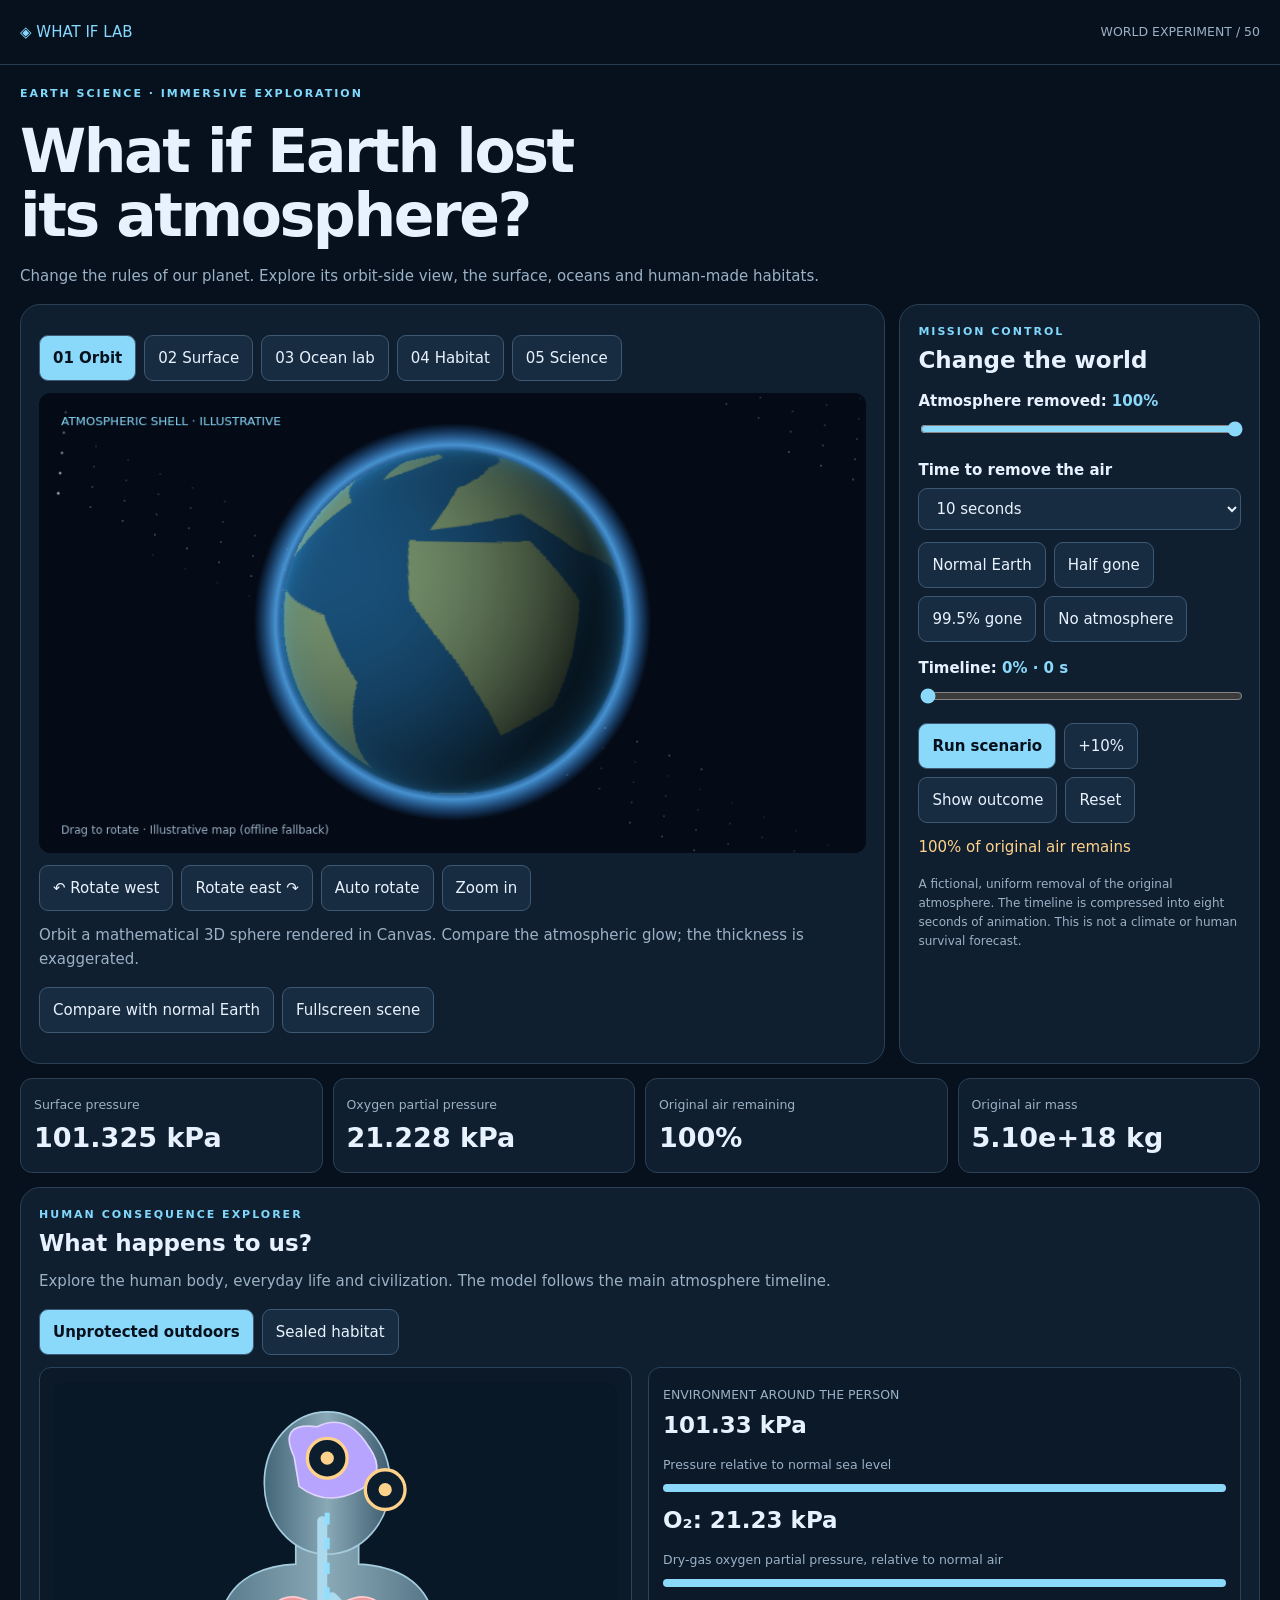
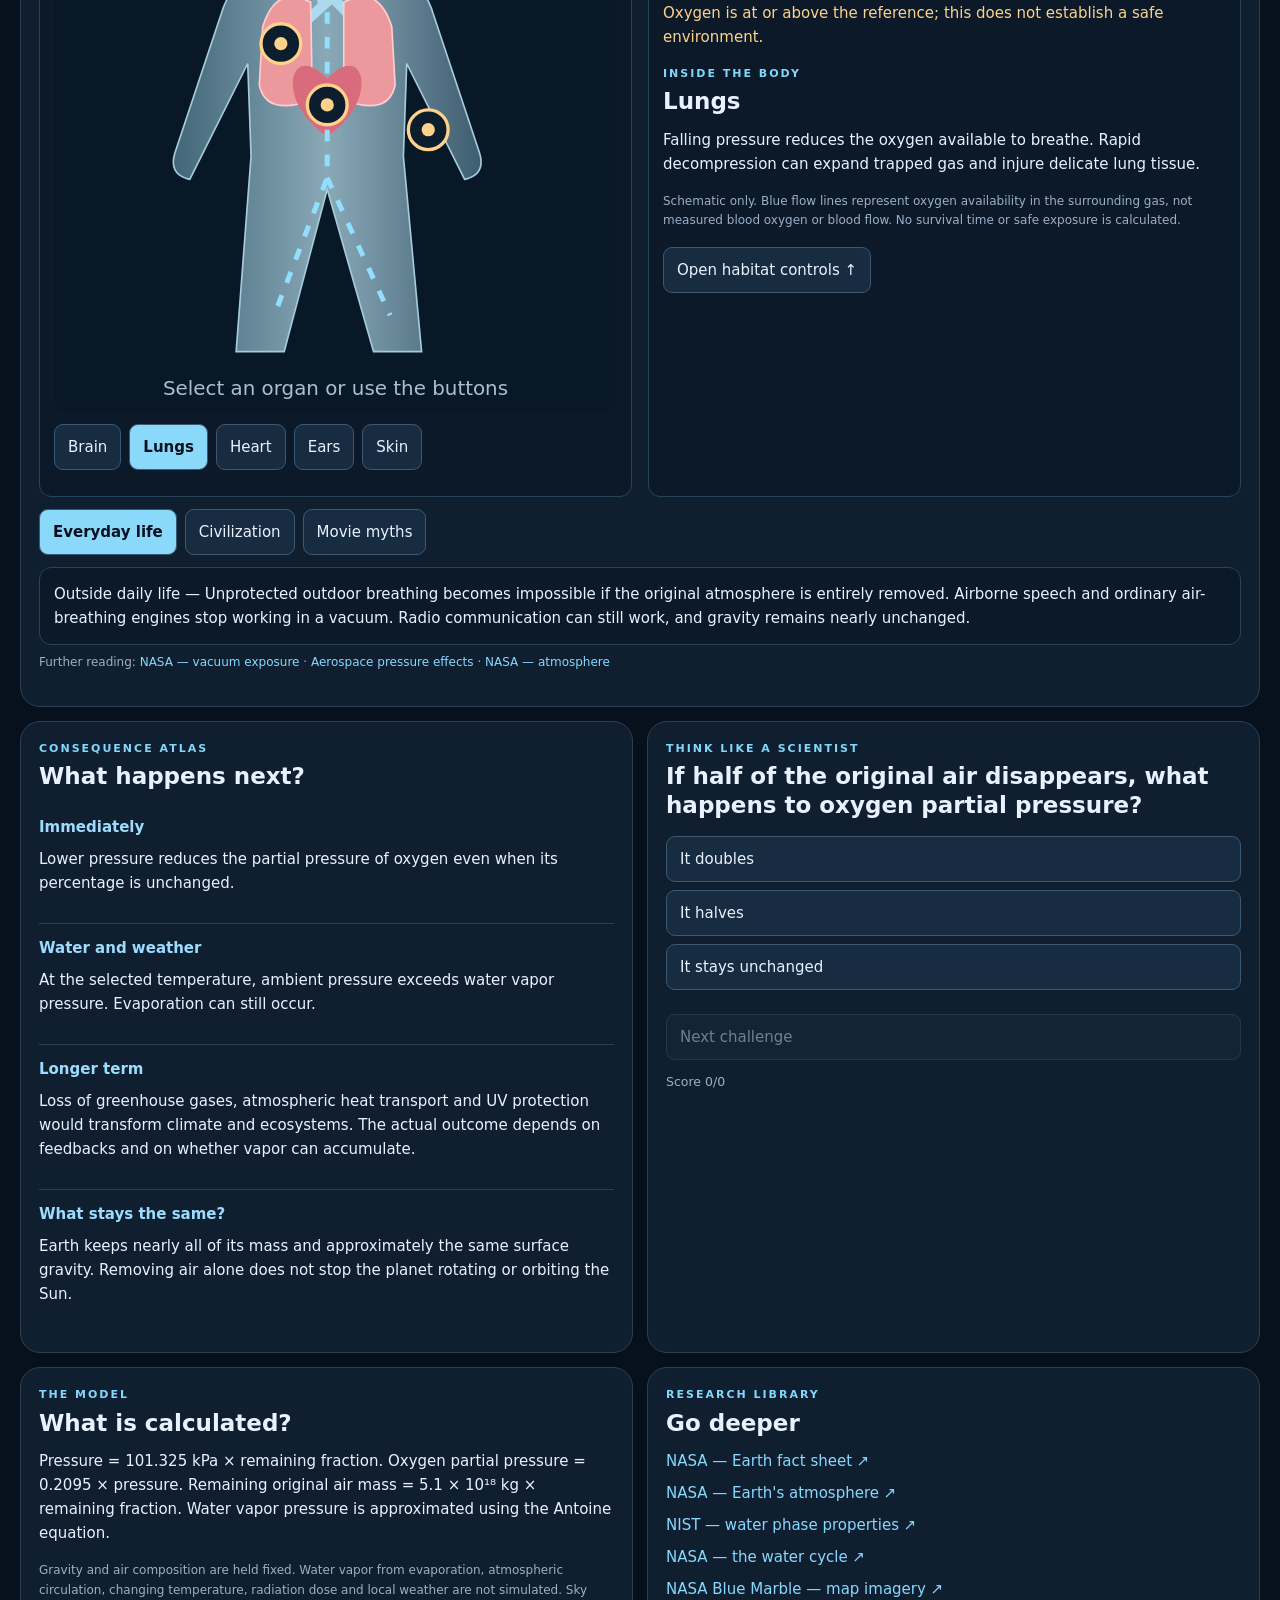
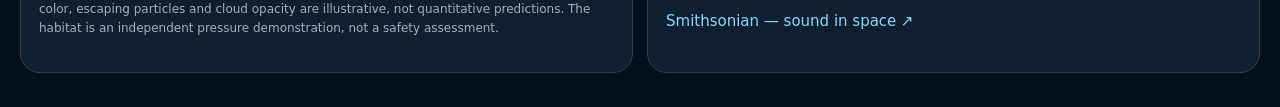
<file: atmosphere.html>
<!doctype html>
<html lang="en">
<head>
<meta charset="utf-8"><meta name="viewport" content="width=device-width,initial-scale=1">
<title>What if Earth lost its atmosphere? | What If Lab</title>
<meta name="description" content="Explore Earth's atmosphere in an interactive globe, ocean laboratory, surface observatory and science challenge.">
<style>
*{box-sizing:border-box}body{margin:0;background:#07111d;color:#e8f2ff;font:15px/1.6 system-ui,sans-serif}a{color:#87d8ff;text-decoration:none}main,header{max-width:1320px;margin:auto;padding:20px}header{display:flex;justify-content:space-between;align-items:center;border-bottom:1px solid #273b50}small,.muted{color:#9bb1c6}.eyebrow{font-size:11px;letter-spacing:2px;font-weight:800;color:#80d8fc}h1{font-size:clamp(30px,5vw,60px);line-height:1.08;letter-spacing:-.04em;margin:16px 0}h2{margin:5px 0 12px;font-size:23px;line-height:1.25}p{margin:8px 0 16px}.panel{background:#101f30;border:1px solid #2b4055;border-radius:20px;padding:18px;min-width:0}.layout{display:grid;grid-template-columns:minmax(0,2.4fr) minmax(260px,1fr);gap:14px}.row{display:flex;flex-wrap:wrap;gap:8px;align-items:center;margin:12px 0}button,select,input{font:inherit}button,select{border:1px solid #3c5872;border-radius:9px;padding:10px 13px;background:#182c41;color:#e8f2ff}button{cursor:pointer}button:hover{border-color:#80d8fc}button[aria-pressed=true],button.primary{background:#8ad8fa;color:#07111d;font-weight:750}button:focus-visible,input:focus-visible,select:focus-visible{outline:2px solid #ffd28b;outline-offset:3px}button:disabled{opacity:.45;cursor:default}label{display:block;margin:14px 0 6px;font-weight:600}output{color:#8ad8fa;font-weight:700}input[type=range]{width:100%;accent-color:#8ad8fa}select{width:100%}canvas{width:100%;height:auto;display:block;border-radius:12px;background:#050c17;touch-action:pan-y}.metrics{display:grid;grid-template-columns:repeat(4,minmax(0,1fr));gap:10px;margin:14px 0}.metric{background:#101f30;border:1px solid #2b4055;border-radius:12px;padding:13px;min-width:0}.metric strong{display:block;font-size:clamp(17px,2.4vw,27px);overflow-wrap:anywhere}.split{display:grid;grid-template-columns:1fr 1fr;gap:14px;margin:14px 0}.chapter{padding:12px 0;border-bottom:1px solid #2b4055}.chapter:last-child{border:0}.chapter b{color:#9bdcff}.status{color:#ffd28b}.quiz button{width:100%;text-align:left;margin:4px 0}.quiz button.correct{border-color:#63d8a7}.quiz button.wrong{border-color:#ff9292}.sources a{display:block;margin:8px 0}.note{font-size:12px;color:#9bb1c6}#viewTools[hidden],#waterTools[hidden],#humanTools[hidden]{display:none}@media(max-width:780px){.layout,.split{grid-template-columns:1fr}.metrics{grid-template-columns:1fr 1fr}main,header{padding:12px}.panel{padding:13px}h1{margin-top:10px}.row button{flex:1}}
</style>
</head>
<body>
<header><a href="index.html">◈ WHAT IF LAB</a><small>WORLD EXPERIMENT / 50</small></header>
<main>
<div class="eyebrow">EARTH SCIENCE · IMMERSIVE EXPLORATION</div>
<h1>What if Earth lost<br>its atmosphere?</h1>
<p class="muted">Change the rules of our planet. Explore its orbit-side view, the surface, oceans and human-made habitats.</p>
<div class="layout">
<section class="panel">
<div class="row" id="views" aria-label="Choose perspective">
<button data-view="orbit" aria-pressed="true">01 Orbit</button><button data-view="surface" aria-pressed="false">02 Surface</button><button data-view="ocean" aria-pressed="false">03 Ocean lab</button><button data-view="human" aria-pressed="false">04 Habitat</button><button data-view="science" aria-pressed="false">05 Science</button>
</div>
<canvas id="scene" width="900" height="500" aria-label="Interactive Earth and atmosphere illustration" role="img"></canvas>
<div class="row" id="viewTools"><button id="left">↶ Rotate west</button><button id="right">Rotate east ↷</button><button id="auto" aria-pressed="false">Auto rotate</button><button id="zoom">Zoom in</button></div>
<div id="waterTools" hidden><label>Water temperature: <output id="waterOut"></output></label><input id="water" aria-label="Water temperature" type="range" min="1" max="60" value="20"></div>
<div id="humanTools" hidden><label>Habitat internal pressure: <output id="cabinOut"></output></label><input id="cabin" aria-label="Habitat internal pressure" type="range" min="0" max="101.325" step=".001" value="101.325"><label>Internal oxygen fraction: <output id="oxygenOut"></output></label><input id="oxygen" aria-label="Internal oxygen fraction" type="range" min="0" max="100" value="21"></div>
<p id="viewInfo" class="muted" aria-live="polite"></p>
<div class="row"><button id="compare" aria-pressed="false">Compare with normal Earth</button><button id="full">Fullscreen scene</button></div>
</section>
<aside class="panel">
<div class="eyebrow">MISSION CONTROL</div><h2>Change the world</h2>
<label>Atmosphere removed: <output id="lossOut"></output></label><input id="loss" aria-label="Atmosphere removed percent" type="range" min="0" max="100" step=".1" value="100">
<label for="duration">Time to remove the air</label><select id="duration"><option value="10">10 seconds</option><option value="3600">1 hour</option><option value="86400">1 day</option></select>
<div class="row"><button data-preset="0">Normal Earth</button><button data-preset="50">Half gone</button><button data-preset="99.5">99.5% gone</button><button data-preset="100">No atmosphere</button></div>
<label>Timeline: <output id="timeOut"></output></label><input id="time" aria-label="Simulation timeline" type="range" min="0" max="1000" value="0">
<div class="row"><button class="primary" id="play">Run scenario</button><button id="step">+10%</button><button id="end">Show outcome</button><button id="reset">Reset</button></div>
<p id="state" class="status"></p><p class="note">A fictional, uniform removal of the original atmosphere. The timeline is compressed into eight seconds of animation. This is not a climate or human survival forecast.</p>
</aside></div>
<div class="metrics" id="metrics"></div>
<div class="split"><section class="panel"><div class="eyebrow">CONSEQUENCE ATLAS</div><h2 id="chapterTitle">What happens next?</h2><div id="chapters"></div></section><section class="panel quiz"><div class="eyebrow">THINK LIKE A SCIENTIST</div><h2 id="question"></h2><div id="answers"></div><p class="status" id="feedback" aria-live="polite"></p><div class="row"><button id="nextQ">Next challenge</button><small id="score"></small></div></section></div>
<div class="split"><section class="panel"><div class="eyebrow">THE MODEL</div><h2>What is calculated?</h2><p>Pressure = 101.325 kPa × remaining fraction. Oxygen partial pressure = 0.2095 × pressure. Remaining original air mass = 5.1 × 10¹⁸ kg × remaining fraction. Water vapor pressure is approximated using the Antoine equation.</p><p class="note">Gravity and air composition are held fixed. Water vapor from evaporation, atmospheric circulation, changing temperature, radiation dose and local weather are not simulated. Sky color, escaping particles and cloud opacity are illustrative, not quantitative predictions. The habitat is an independent pressure demonstration, not a safety assessment.</p></section><section class="panel sources"><div class="eyebrow">RESEARCH LIBRARY</div><h2>Go deeper</h2><a href="https://nssdc.gsfc.nasa.gov/planetary/factsheet/earthfact.html">NASA — Earth fact sheet ↗</a><a href="https://www.nasa.gov/general/what-is-earths-atmosphere/">NASA — Earth's atmosphere ↗</a><a href="https://webbook.nist.gov/cgi/cbook.cgi?Mask=4&Name=water">NIST — water phase properties ↗</a><a href="https://science.nasa.gov/earth/earth-observatory/the-water-cycle/">NASA — the water cycle ↗</a><a href="https://svs.gsfc.nasa.gov/2915/">NASA Blue Marble — map imagery ↗</a><a href="https://howthingsfly.si.edu/ask-an-explainer/how-does-sound-travel-space">Smithsonian — sound in space ↗</a></section></div>
</main>
<script>
'use strict';
const $=id=>document.getElementById(id), clamp=(v,a,b)=>Math.max(a,Math.min(b,v)),fmt=(v,d=2)=>v.toLocaleString('en-US',{maximumFractionDigits:d}),TAU=2*Math.PI;
const cv=$('scene'),c=cv.getContext('2d'), W=900,H=500;
let view='orbit',lon=0,lat=.12,zoom=1,auto=false,compare=false,playing=false,last=0,progress=0,dirty=true,phase=0;
const reduced=matchMedia('(prefers-reduced-motion: reduce)').matches;
function model(loss,f,temp){const left=clamp(1-loss/100*f,0,1),p=101.325*left;return {left,p,o:p*.2095,mass:5.1e18*left,vapor:Math.pow(10,8.07131-1730.63/(233.426+temp))*.133322};}
const read=()=>model(+$('loss').value,progress,+$('water').value);
const colors={cyan:'#8ad8fa',gold:'#ffd28b',white:'#eef6ff',muted:'#9bb1c6'};
function text(t,x,y,color=colors.white,size=16,align='left'){c.font=`${size}px system-ui`;c.fillStyle=color;c.textAlign=align;c.fillText(t,x,y);}
function dot(x,y,r,col){c.beginPath();c.arc(x,y,r,0,TAU);c.fillStyle=col;c.fill();}
function line(x,y,X,Y,col,w=1){c.beginPath();c.moveTo(x,y);c.lineTo(X,Y);c.strokeStyle=col;c.lineWidth=w;c.stroke();}
function rect(x,y,w,h,col){c.fillStyle=col;c.fillRect(x,y,w,h);}
function gradient(x,y,X,Y,a,b){const g=c.createLinearGradient(x,y,X,Y);g.addColorStop(0,a);g.addColorStop(1,b);return g;}
function sky(m){rect(0,0,W,H,'#050b16');for(let i=0;i<120;i++){c.globalAlpha=.25+(i%5)*.14;dot((i*173+29)%W,(i*97+21)%H,i%13===0?1.5:.65,'#c5d9f2');}c.globalAlpha=1;}
// Equirectangular texture; deterministic fallback if the NASA image is unavailable.
const map=document.createElement('canvas');map.width=720;map.height=360;const mc=map.getContext('2d',{willReadFrequently:true});
mc.fillStyle='#194f78';mc.fillRect(0,0,720,360);
const lands=[[[-168,68],[-125,72],[-98,57],[-61,48],[-82,26],[-98,18],[-122,32],[-145,55]],[[-82,12],[-49,7],[-35,-15],[-54,-55],[-72,-33]],[[-18,35],[33,34],[49,12],[40,-24],[20,-35],[1,-6],[-15,14]],[[-10,39],[3,58],[38,70],[90,75],[150,63],[177,49],[140,26],[103,4],[80,20],[55,29],[34,45]],[ [112,-12],[151,-10],[154,-38],[119,-35] ],[[-54,60],[-18,80],[-42,84],[-66,73]]];
for(const poly of lands){mc.beginPath();poly.forEach(([x,y],i)=>{const X=(x+180)*2,Y=(90-y)*2;i?mc.lineTo(X,Y):mc.moveTo(X,Y);});mc.closePath();mc.fillStyle='#75906b';mc.fill();}mc.fillStyle='#d1e5e6';mc.fillRect(0,336,720,24);
let texture=mc.getImageData(0,0,720,360).data,textureName='Illustrative map (offline fallback)';
const photo=new Image();photo.crossOrigin='anonymous';photo.onload=()=>{try{mc.drawImage(photo,0,0,720,360);texture=mc.getImageData(0,0,720,360).data;textureName='Blue Marble · NASA Earth Observatory';dirty=true;}catch(e){}};photo.src='https://eoimages.gsfc.nasa.gov/images/imagerecords/57000/57730/land_ocean_ice_2048.jpg';
// Orthographic 3D sphere projection, with a cached 320×320 surface buffer.
const sphere=document.createElement('canvas');sphere.width=sphere.height=320;const sc=sphere.getContext('2d');const pixels=sc.createImageData(320,320);let normals=[];
for(let y=0;y<320;y++)for(let x=0;x<320;x++){const X=(x-159.5)/159,Y=(159.5-y)/159,r=X*X+Y*Y;if(r<=1)normals.push([4*(y*320+x),X,Y,Math.sqrt(1-r)]);}
function globe(x,y,r,m){const si=Math.sin(lat),co=Math.cos(lat),p=pixels.data;p.fill(0);for(const [i,X,Y,Z] of normals){const yy=Y*co+Z*si,zz=Z*co-Y*si;const u=((Math.atan2(X,zz)+lon)/TAU+.5)%1;const a=(u+1)%1;const b=.5-Math.asin(clamp(yy,-1,1))/Math.PI;const k=4*(Math.min(359,Math.floor(b*360))*720+Math.min(719,Math.floor(a*720)));const light=.20+.80*Math.max(0,-X*.55+Y*.25+Z*.78);const rim=Math.pow(1-Z,3)*m.left;p[i]=texture[k]*light+rim*24;p[i+1]=texture[k+1]*light+rim*75;p[i+2]=texture[k+2]*light+rim*108;p[i+3]=255;}sc.putImageData(pixels,0,0);if(m.left>0){const g=c.createRadialGradient(x,y,r*.93,x,y,r*1.15);g.addColorStop(0,'rgba(46,141,248,0)');g.addColorStop(.43,`rgba(87,180,255,${m.left*.8})`);g.addColorStop(1,'rgba(46,141,248,0)');dot(x,y,r*1.15,g);}c.drawImage(sphere,x-r,y-r,r*2,r*2);}
function orbit(m){sky(m);const r=compare?150:clamp(188*zoom,150,222);if(compare){globe(225,245,r,model(0,0,20));globe(675,245,r,m);text('NORMAL EARTH',225,448,colors.cyan,15,'center');text('ALTERED EARTH',675,448,colors.gold,15,'center');}else{globe(450,249,r,m);if(m.left<1){for(let i=0;i<55;i++){const a=i*2.399,rr=r+12+(i*23+phase*60)%85;c.globalAlpha=(1-m.left)*(1-(rr-r)/100);dot(450+Math.cos(a)*rr,249+Math.sin(a)*rr,1.7,colors.cyan);}c.globalAlpha=1;}text('ATMOSPHERIC SHELL · ILLUSTRATIVE',24,35,colors.cyan,13);text('Drag to rotate · '+textureName,24,479,colors.muted,12);}}
function surface(m){sky(m);const opacity=Math.sqrt(m.left);c.globalAlpha=opacity;rect(0,0,W,350,gradient(0,0,0,350,'#237bc0','#bad8e2'));c.globalAlpha=1;dot(690,95,27,'#fff0bf');for(let i=0;i<7;i++){c.globalAlpha=m.left*.55;dot(100+i*133,100+Math.sin(i)*25,30,'#fff');dot(125+i*133,110+Math.sin(i)*25,20,'#fff');}c.globalAlpha=1;c.beginPath();c.moveTo(0,350);for(let i=0;i<=900;i+=10)c.lineTo(i,340-55*Math.abs(Math.sin(i/127))-17*Math.sin(i/35));c.lineTo(900,500);c.lineTo(0,500);c.fillStyle='#314b53';c.fill();rect(0,365,W,135,'#233c42');for(let i=0;i<19;i++){const x=22+i*47,h=30+(i*71)%116;rect(x,365-h,36,h,'#22374b');for(let j=0;j<Math.floor(h/15);j++)rect(x+7,354-h+j*15,5,6,'#a3cbd9');}rect(0,400,W,100,gradient(0,400,0,500,'#162a38','#0a1524'));for(let i=0;i<9;i++)line(i*120-20,500,450+(i-4)*13,400,'#405367',2);text(m.left===0?'NO AIRBORNE SOUND':'AIR REMAINS',26,35,colors.gold,14);text('Gravity remains approximately unchanged.',25,475,colors.white,14);}
function ocean(m){sky(m);text('WATER PHASE LAB · PURE WATER',24,32,colors.cyan,14);rect(55,105,410,320,'#112d40');rect(61,225,398,194,gradient(0,225,0,419,'#2c95bf','#124667'));line(55,105,55,425,'#a1d5ec',3);line(465,105,465,425,'#a1d5ec',3);line(55,425,465,425,'#a1d5ec',3);line(61,225,459,225,colors.cyan,3);const boil=m.p<=m.vapor;for(let i=0;i<60;i++){const x=74+(i*71)%365,y=boil?425-((i*47+phase*95)%310):250+(i*31)%150;c.globalAlpha=boil?.6:.16;dot(x,y,2+i%3,'#c9f5ff');}c.globalAlpha=1;text('Pressure',510,100,colors.muted);text(fmt(m.p,3)+' kPa',510,137,colors.white,30);text('Water vapor pressure',510,200,colors.muted);text(fmt(m.vapor,3)+' kPa',510,237,colors.cyan,30);text(boil?'Boiling condition met':'Boiling condition not met',510,310,colors.gold,19);text('No evaporation rate is predicted.',510,350,colors.muted,13);}
function human(m){sky(m);const inside=+$('cabin').value,o=inside*+$('oxygen').value/100;rect(85,115,490,290,'#263b50');rect(105,135,450,250,'#15293b');c.strokeStyle='#83d3f4';c.lineWidth=5;c.strokeRect(105,135,450,250);for(let i=0;i<3;i++){dot(185+i*145,198,42,'#173e56');dot(185+i*145,198,31,'#0a1a2b');}dot(330,263,15,'#b7d9e7');line(330,278,330,325,'#b7d9e7',14);line(330,292,305,315,'#b7d9e7',8);line(330,292,355,315,'#b7d9e7',8);line(330,325,313,355,'#b7d9e7',8);line(330,325,347,355,'#b7d9e7',8);text('SEALED MODEL HABITAT',330,92,colors.cyan,16,'center');text('Outside',620,130,colors.muted);text(fmt(m.p,2)+' kPa',620,164,colors.white,26);text('Inside',620,218,colors.muted);text(fmt(inside,2)+' kPa',620,252,colors.cyan,26);text('Inside O₂ partial pressure',620,305,colors.muted,13);text(fmt(o,2)+' kPa',620,339,colors.gold,26);text('Pressure difference: '+fmt(inside-m.p,2)+' kPa',105,450,colors.white,17);}
function science(m){sky(m);text('PRESSURE THROUGH THE REMOVAL TIMELINE',25,30,colors.cyan,14);const x=85,y=65,w=735,h=340;for(let i=0;i<=5;i++){const Y=y+h-i*h/5;line(x,Y,x+w,Y,'#263d53');text(fmt(i*101.325/5,0),x-12,Y+5,colors.muted,12,'right');}for(let i=0;i<=4;i++){const X=x+i*w/4;line(X,y,X,y+h,'#263d53');text(i*25+'%',X,y+h+24,colors.muted,12,'center');}const end=model(+$('loss').value,1,+$('water').value);const Y=v=>y+h-v/101.325*h;line(x,Y(101.325),x+w,Y(end.p),colors.cyan,3);line(x,Y(101.325*.2095),x+w,Y(end.o),colors.gold,3);const X=x+progress*w;line(X,y,X,y+h,'#eef6ff');dot(X,Y(m.p),6,colors.cyan);dot(X,Y(m.o),5,colors.gold);text('Total pressure (kPa)',x,475,colors.cyan,15);text('Oxygen partial pressure (kPa)',x+300,475,colors.gold,15);}
function paint(){const m=read();({orbit,surface,ocean,human,science}[view])(m);if(compare&&view!=='orbit'){rect(18,385,260,50,'#101e30');text('Normal pressure: 101.325 kPa',30,414,colors.cyan,13);}dirty=false;}
const info={orbit:'Orbit a mathematical 3D sphere rendered in Canvas. Compare the atmospheric glow; the thickness is exaggerated.',surface:'The sky becomes darker as scattering decreases. At zero air there is no airborne sound. Ground-borne vibrations remain possible.',ocean:'Change water temperature. Boiling becomes possible when ambient pressure falls below the saturation vapor pressure. Cooling, freezing and new water vapor are not modeled.',human:'Change a fictional sealed habitat’s pressure and oxygen fraction independently. Pressure and oxygen supply are different variables; these numbers do not establish human safety.',science:'The plotted lines come from the uniform removal assumption. Move the timeline to inspect the total pressure and oxygen partial pressure.'};
function refresh(){const m=read(),secs=+$('duration').value*progress;$('lossOut').textContent=fmt(+$('loss').value,1)+'%';$('timeOut').textContent=fmt(progress*100,1)+'% · '+(secs>=3600?fmt(secs/3600)+' h':secs>=60?fmt(secs/60)+' min':fmt(secs)+' s');$('waterOut').textContent=$('water').value+' °C';$('cabinOut').textContent=fmt(+$('cabin').value)+' kPa';$('oxygenOut').textContent=$('oxygen').value+'%';$('time').value=Math.round(progress*1000);$('state').textContent=m.left===0?'Original air completely removed':fmt(m.left*100,2)+'% of original air remains';$('metrics').innerHTML=[['Surface pressure',fmt(m.p,3)+' kPa'],['Oxygen partial pressure',fmt(m.o,3)+' kPa'],['Original air remaining',fmt(m.left*100,2)+'%'],['Original air mass',m.mass.toExponential(2)+' kg']].map(([a,b])=>`<div class="metric"><small>${a}</small><strong>${b}</strong></div>`).join('');$('chapters').innerHTML=[['Immediately',m.left===0?'The original atmosphere no longer supplies breathable oxygen or air pressure. Airborne sound cannot propagate in a vacuum.':'Lower pressure reduces the partial pressure of oxygen even when its percentage is unchanged.'],['Water and weather',m.p<=m.vapor?'At the selected water temperature, the boiling condition is met. Evaporation and cooling can follow; oceans do not instantly vanish.':'At the selected temperature, ambient pressure exceeds water vapor pressure. Evaporation can still occur.'],['Longer term','Loss of greenhouse gases, atmospheric heat transport and UV protection would transform climate and ecosystems. The actual outcome depends on feedbacks and on whether vapor can accumulate.'],['What stays the same?','Earth keeps nearly all of its mass and approximately the same surface gravity. Removing air alone does not stop the planet rotating or orbiting the Sun.']].map(([a,b])=>`<div class="chapter"><b>${a}</b><p>${b}</p></div>`).join('');$('viewInfo').textContent=info[view];$('play').textContent=playing?'Pause':progress===1?'Replay':'Run scenario';dirty=true;}
function setProgress(v){progress=clamp(v,0,1);refresh();}
function stop(){playing=false;last=0;refresh();}
$('play').onclick=()=>{if(playing){stop();return;}if(progress>=1)progress=0;if(reduced){setProgress(1);return;}playing=true;last=0;refresh();};$('step').onclick=()=>{stop();setProgress(progress+.1);};$('end').onclick=()=>{stop();setProgress(1);};$('time').oninput=e=>{const v=+e.target.value/1000;stop();setProgress(v);};$('loss').oninput=()=>{stop();};$('duration').onchange=()=>{stop();};document.querySelectorAll('[data-preset]').forEach(b=>b.onclick=()=>{stop();$('loss').value=b.dataset.preset;setProgress(1);});$('reset').onclick=()=>{stop();$('loss').value=100;$('duration').value=10;$('water').value=20;$('cabin').value=101.325;$('oxygen').value=21;lon=0;lat=.12;zoom=1;auto=false;compare=false;$('auto').setAttribute('aria-pressed','false');$('compare').setAttribute('aria-pressed','false');$('zoom').textContent='Zoom in';setProgress(0);};
for(const k of ['water','cabin','oxygen'])$(k).oninput=refresh;
document.querySelectorAll('[data-view]').forEach(b=>b.onclick=()=>{view=b.dataset.view;document.querySelectorAll('[data-view]').forEach(a=>a.setAttribute('aria-pressed',String(a===b)));$('viewTools').hidden=view!=='orbit';$('waterTools').hidden=view!=='ocean';$('humanTools').hidden=view!=='human';refresh();});
$('left').onclick=()=>{lon-=.35;dirty=true;};$('right').onclick=()=>{lon+=.35;dirty=true;};$('auto').onclick=()=>{auto=!auto;$('auto').setAttribute('aria-pressed',String(auto));};$('zoom').onclick=()=>{zoom=zoom===1?1.18:1;$('zoom').textContent=zoom===1?'Zoom in':'Zoom out';dirty=true;};$('compare').onclick=()=>{compare=!compare;$('compare').setAttribute('aria-pressed',String(compare));dirty=true;};$('full').onclick=()=>{if(document.fullscreenElement){document.exitFullscreen?.();return;}cv.requestFullscreen?.().catch(()=>{});};
let drag=false,px=0,py=0;cv.onpointerdown=e=>{if(view!=='orbit')return;drag=true;px=e.clientX;py=e.clientY;cv.setPointerCapture(e.pointerId);};cv.onpointermove=e=>{if(!drag)return;lon+=(e.clientX-px)*.01;lat=clamp(lat+(e.clientY-py)*.007,-1.4,1.4);px=e.clientX;py=e.clientY;dirty=true;};for(const k of ['pointerup','pointercancel','lostpointercapture'])cv.addEventListener(k,()=>drag=false);
const questions=[['If half of the original air disappears, what happens to oxygen partial pressure?',['It doubles','It halves','It stays unchanged'],1,'The oxygen fraction stays 20.95%, but the total pressure halves.'],['Does removing air stop Earth orbiting the Sun?',['Yes','No','Only at night'],1,'Gravity is determined mostly by the mass of Earth and the Sun, not the thin atmosphere.'],['Can ordinary airborne sound travel in a perfect vacuum?',['Yes','No','Only loud sound'],1,'Sound needs matter through which to propagate.'],['When can pure water start boiling at a given temperature?',['Ambient pressure falls below vapor pressure','Oxygen fraction reaches 50%','The Moon rises'],0,'Boiling depends on the relationship between vapor pressure and surrounding pressure.']];let qi=0,score=0,answered=false;function quiz(){answered=false;const [q,a]=questions[qi];$('question').textContent=q;$('feedback').textContent='';$('answers').innerHTML=a.map((t,i)=>`<button data-answer="${i}">${t}</button>`).join('');$('nextQ').disabled=true;$('score').textContent=`Score ${score}/${qi}`;$('answers').querySelectorAll('button').forEach(b=>b.onclick=()=>{if(answered)return;answered=true;const good=+b.dataset.answer===questions[qi][2];score+=Number(good);$('answers').querySelectorAll('button').forEach((a,i)=>{a.disabled=true;if(i===questions[qi][2])a.classList.add('correct');});if(!good)b.classList.add('wrong');$('feedback').textContent=(good?'Correct! ':'Not quite. ')+questions[qi][3];$('score').textContent=`Score ${score}/${qi+1}`;$('nextQ').disabled=false;});}$('nextQ').onclick=()=>{qi++;if(qi>=questions.length){qi=0;score=0;}quiz();};
let prev=0,ui=0;function tick(now){const dt=prev?Math.min(.05,(now-prev)/1000):0;prev=now;if(playing){progress=clamp(progress+dt/8,0,1);if(progress===1){stop();}else if(now-ui>90){refresh();ui=now;}dirty=true;}if(!reduced){phase+=dt;if(auto&&view==='orbit'){lon+=dt*.22;dirty=true;}if(view==='ocean'||(view==='orbit'&&playing))dirty=true;}if(dirty)paint();requestAnimationFrame(tick);}refresh();quiz();requestAnimationFrame(tick);
</script>
<script src="js/human-atmosphere.js"></script>
</body></html>
</file>
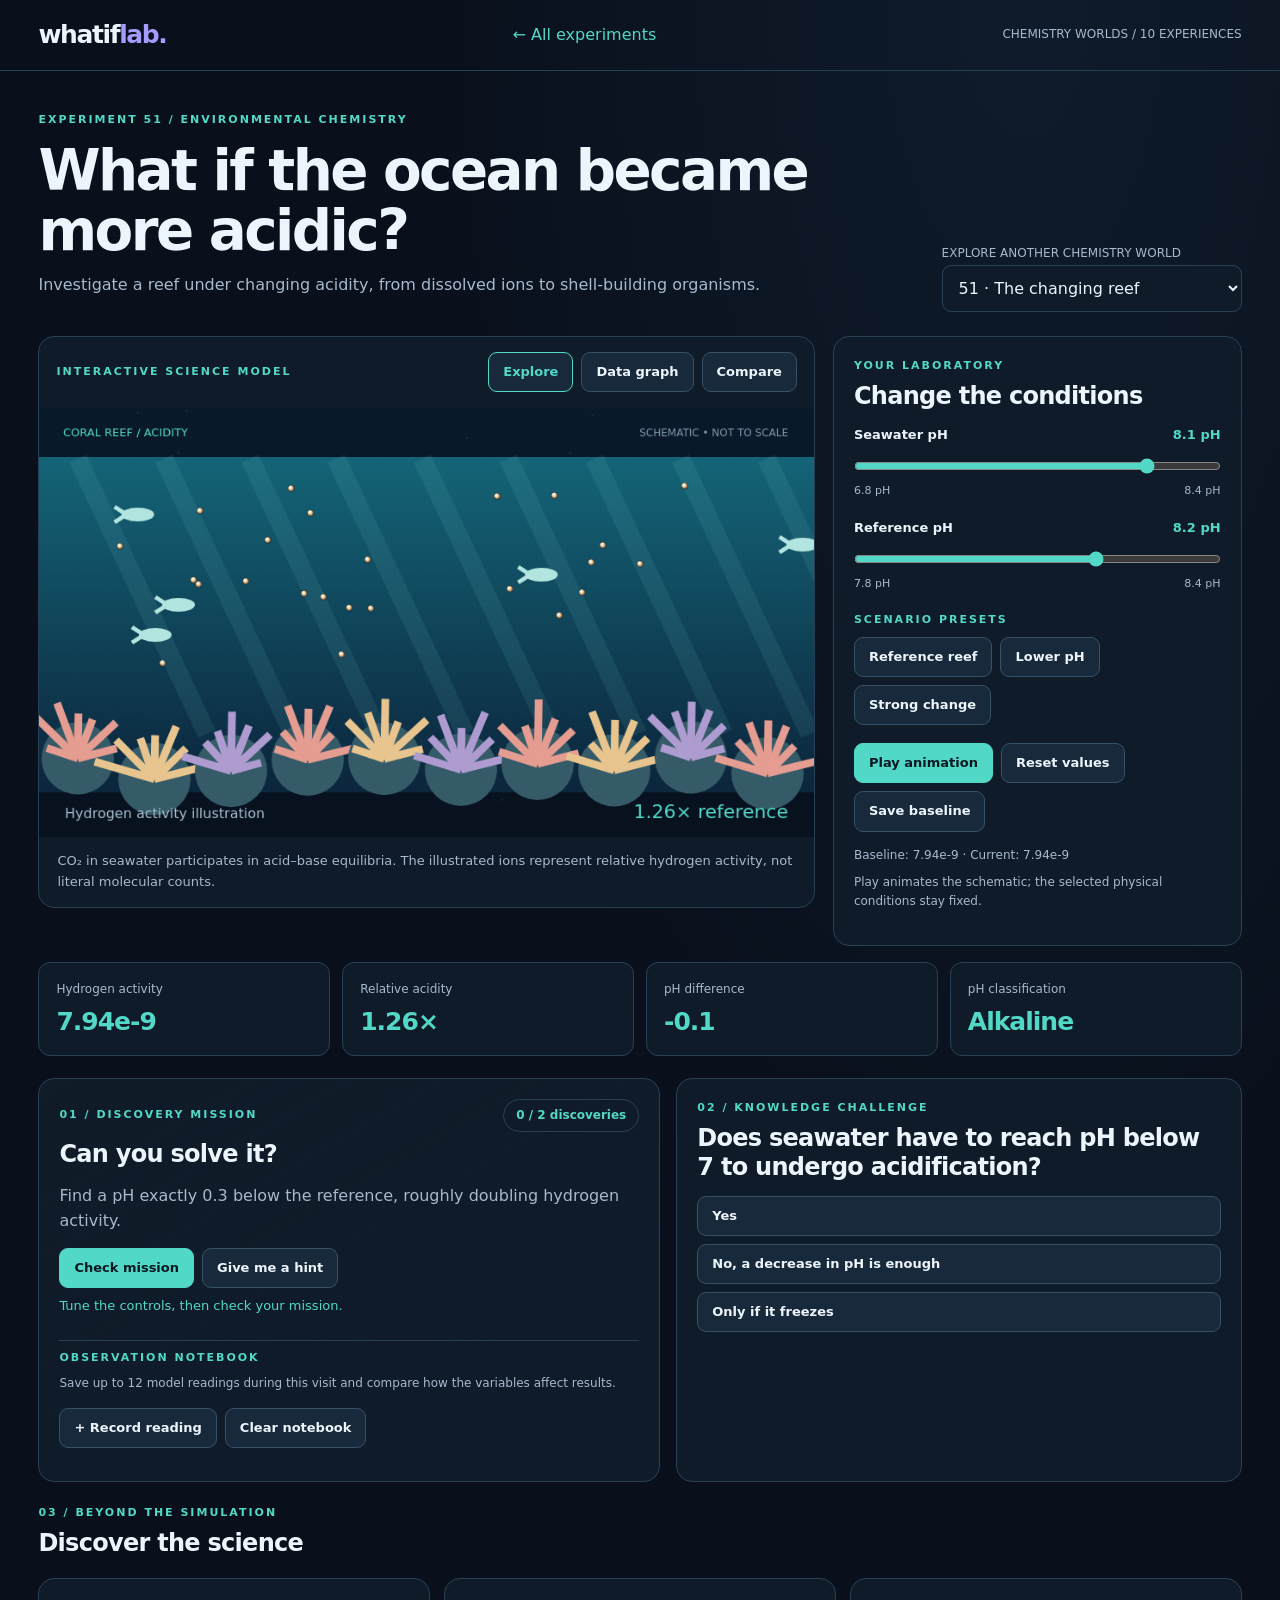
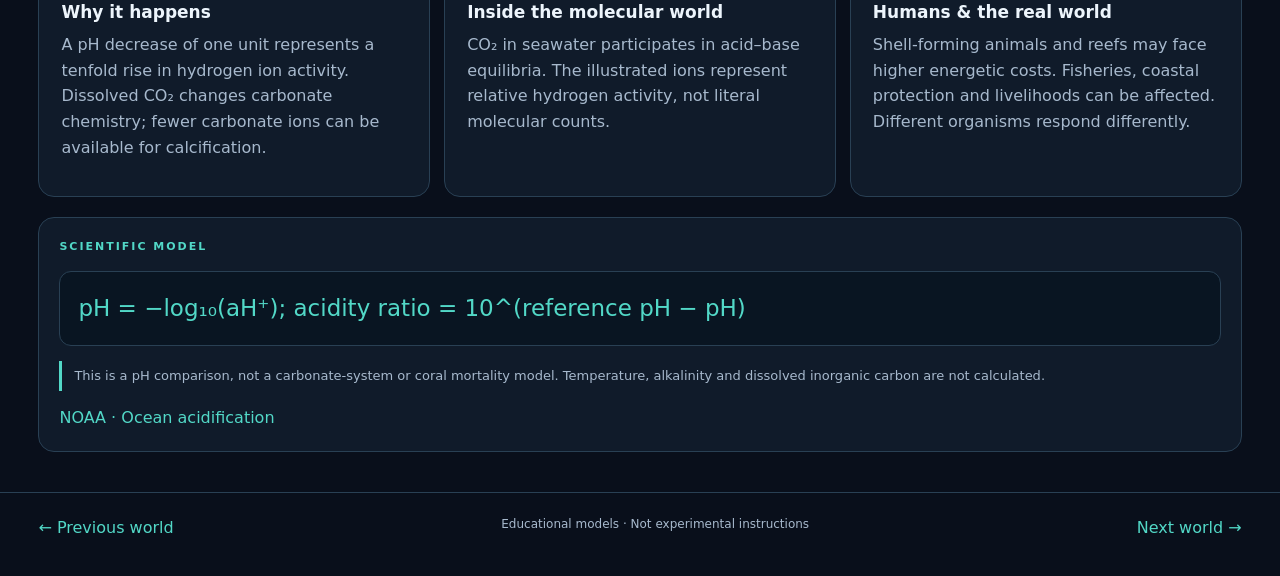
<file: chemistry-worlds.html>
<!doctype html><html lang="en"><head><meta charset="utf-8"><meta name="viewport" content="width=device-width,initial-scale=1"><meta name="theme-color" content="#090f1b"><title>Chemistry Worlds | What If Lab</title><style>
:root{color-scheme:dark;--accent:#52d8c7;--bg:#090f1b;--panel:#101b2a;--line:#294054;--muted:#a7b9cd;--white:#edf5fc;font-family:Inter,system-ui,sans-serif}*{box-sizing:border-box}body{margin:0;background:radial-gradient(ellipse at 80% 0,#1b344955,transparent 45%),var(--bg);color:var(--white);line-height:1.6}a{color:var(--accent);text-decoration:none}button,select,input{font:inherit}button,a,select,input{touch-action:manipulation}button{cursor:pointer;background:#17293b;color:var(--white);border:1px solid #365168;border-radius:9px;padding:10px 14px;font-size:13px;line-height:1.4;font-weight:650}button:hover,button[aria-pressed=true]{border-color:var(--accent);color:var(--accent)}button:focus-visible,a:focus-visible,select:focus-visible,input:focus-visible{outline:3px solid var(--accent);outline-offset:4px}button.primary{color:#0a1823;background:var(--accent);border-color:var(--accent)}.wrap{width:min(1330px,94%);margin:auto}header{border-bottom:1px solid var(--line)}header .wrap{min-height:70px;display:flex;align-items:center;justify-content:space-between;gap:14px;flex-wrap:wrap}.logo{font-size:25px;font-weight:850;letter-spacing:-1.4px;color:var(--white)}.logo span{color:#a69aff}.eyebrow{color:var(--accent);font-size:11px;font-weight:800;letter-spacing:2px;text-transform:uppercase}.intro{padding:40px 0 24px;display:grid;grid-template-columns:1fr minmax(220px,300px);gap:24px;align-items:end}h1{font-size:clamp(34px,4.4vw,61px);letter-spacing:-.045em;line-height:1.08;margin:12px 0 10px;max-width:1000px}h2{font-size:24px;letter-spacing:-.03em;line-height:1.2;margin:8px 0 14px}h3{font-size:17px;line-height:1.35;margin:0 0 7px}p{color:var(--muted);margin:8px 0 14px}select{width:100%;border:1px solid var(--line);padding:12px;border-radius:9px;background:var(--panel);color:var(--white)}.work{display:grid;grid-template-columns:minmax(0,1.9fr) minmax(290px,1fr);gap:18px;align-items:start}.panel{border:1px solid var(--line);border-radius:16px;background:var(--panel);overflow:hidden;min-width:0}.pad{padding:20px}.scene-head{display:flex;align-items:center;justify-content:space-between;gap:10px;padding:15px 17px;flex-wrap:wrap}.row{display:flex;flex-wrap:wrap;gap:8px;align-items:center}.scene-wrap{background:#08111e;position:relative}canvas{display:block;width:100%;height:auto;aspect-ratio:9/5}#perspective{font-size:13px;margin:0;padding:14px 18px;min-height:65px}.controls .control{margin:0 0 19px}.control label{display:flex;justify-content:space-between;gap:10px;font-weight:700;font-size:13px;align-items:baseline}.control output{color:var(--accent);white-space:nowrap}input[type=range]{width:100%;margin:12px 0 3px;accent-color:var(--accent)}.ends{display:flex;justify-content:space-between;color:var(--muted);font-size:11px}.presets{margin:8px 0 18px}.metrics{display:grid;grid-template-columns:repeat(4,minmax(0,1fr));gap:12px;margin:16px 0}.metric{border:1px solid var(--line);border-radius:12px;padding:17px;background:#101b2a;min-width:0}.metric small{display:block;color:var(--muted);font-size:12px}.metric strong{display:block;color:var(--accent);font-size:clamp(17px,2vw,25px);line-height:1.25;overflow-wrap:anywhere;margin-top:7px;letter-spacing:-.04em}.mission-grid{display:grid;grid-template-columns:1.1fr 1fr;gap:16px;margin:22px 0}.mission{background:linear-gradient(150deg,#1c344155,#101b2a 70%)}#score{color:var(--accent);font-size:12px;font-weight:700;display:inline-block;border:1px solid var(--line);border-radius:20px;padding:6px 12px}.science-grid{display:grid;grid-template-columns:repeat(3,minmax(0,1fr));gap:14px;margin:20px 0}.science-grid .panel{padding:22px}.formula{font-size:clamp(15px,2vw,23px);border:1px solid var(--line);color:var(--accent);background:#091522;border-radius:12px;padding:18px;overflow-wrap:anywhere;margin:15px 0}.note{font-size:13px;border-left:3px solid var(--accent);padding:5px 12px}#answers{display:grid;gap:8px}#answers button{text-align:left}#answers button.correct{border-color:#69d7a2;color:#93e5bd}#answers button.wrong{border-color:#e6a8a8}#feedback,#missionStatus{min-height:30px;color:var(--accent);font-size:13px}#log{padding-left:20px;font-size:13px;color:var(--muted);overflow-wrap:anywhere}footer{border-top:1px solid var(--line);padding:22px 0 35px;margin-top:40px}.foot{display:flex;justify-content:space-between;flex-wrap:wrap;gap:14px}.tiny{font-size:12px;color:var(--muted)}.spaced{justify-content:space-between}#comparison{font-size:12px;color:var(--muted);margin:14px 0 0}@media(max-width:900px){.work,.intro{grid-template-columns:1fr}.science-grid{grid-template-columns:1fr 1fr}.intro{gap:12px}.metrics{grid-template-columns:1fr 1fr}}@media(max-width:600px){.mission-grid,.science-grid{grid-template-columns:1fr}.wrap{width:94%}.pad{padding:15px}.intro{padding:25px 0 18px}h1{font-size:36px}.scene-head{padding:12px}.scene-head button{font-size:12px;padding:8px 10px}.metric{padding:12px}.logo{font-size:22px}header .wrap{min-height:62px}.metric strong{font-size:19px}}@media(prefers-reduced-motion:reduce){*{scroll-behavior:auto!important;animation:none!important;transition:none!important}}
</style></head><body><header><div class="wrap"><a class="logo" href="index.html">whatif<span>lab.</span></a><a href="index.html#experiments">← All experiments</a><span class="tiny">CHEMISTRY WORLDS / 10 EXPERIENCES</span></div></header><main class="wrap"><section class="intro"><div><div class="eyebrow" id="number"></div><h1 id="title"></h1><p id="desc"></p></div><div><label class="tiny" for="picker">EXPLORE ANOTHER CHEMISTRY WORLD</label><select id="picker"></select></div></section><section class="work"><article class="panel"><div class="scene-head"><span class="eyebrow">Interactive science model</span><div class="row"><button data-view="scene" aria-pressed="true">Explore</button><button data-view="graph" aria-pressed="false">Data graph</button><button data-view="compare" aria-pressed="false">Compare</button></div></div><div class="scene-wrap"><canvas id="scene" width="900" height="500" role="img" aria-label="Illustrated chemistry simulation"></canvas></div><p id="perspective"></p></article><aside class="panel pad controls"><div class="eyebrow">Your laboratory</div><h2>Change the conditions</h2><div id="controls"></div><div class="eyebrow">Scenario presets</div><div class="row presets" id="presets"></div><div class="row"><button id="play" class="primary">Play animation</button><button id="reset">Reset values</button><button id="baseline">Save baseline</button></div><p id="comparison"></p><p class="tiny" id="playNote"></p></aside></section><div class="metrics" id="metrics" aria-live="polite"></div><section class="mission-grid"><article class="panel pad mission"><div class="row spaced"><span class="eyebrow">01 / Discovery mission</span><span id="score"></span></div><h2>Can you solve it?</h2><p id="mission"></p><div class="row"><button id="check" class="primary">Check mission</button><button id="hint">Give me a hint</button></div><p id="missionStatus" aria-live="polite"></p><hr style="border:0;border-top:1px solid var(--line)"><div class="eyebrow">Observation notebook</div><p class="tiny">Save up to 12 model readings during this visit and compare how the variables affect results.</p><div class="row"><button id="record">+ Record reading</button><button id="clear">Clear notebook</button></div><ol id="log"></ol></article><article class="panel pad"><div class="eyebrow">02 / Knowledge challenge</div><h2 id="question"></h2><div id="answers"></div><p id="feedback" aria-live="polite"></p></article></section><section><div class="eyebrow">03 / Beyond the simulation</div><h2>Discover the science</h2><div class="science-grid"><article class="panel"><h3>Why it happens</h3><p id="science"></p></article><article class="panel"><h3>Inside the molecular world</h3><p id="micro"></p></article><article class="panel"><h3>Humans & the real world</h3><p id="world"></p></article></div><article class="panel pad"><div class="eyebrow">Scientific model</div><div id="formula" class="formula"></div><p id="limit" class="note"></p><a id="source" target="_blank" rel="noopener noreferrer"></a></article></section></main><footer><div class="wrap foot"><a id="prev">← Previous world</a><span class="tiny">Educational models · Not experimental instructions</span><a id="next">Next world →</a></div></footer><script>
const OS='https://openstax.org/books/chemistry-2e/pages/';
const coll=[OS+'11-4-colligative-properties','OpenStax · Colligative properties'];
const f=(x,d=2)=>Number(x).toLocaleString('en-US',{maximumFractionDigits:d});
const K=(name,min,max,step,value,unit)=>({name,min,max,step,value,unit});
const labs=[
{id:'ocean-ph',name:'What if the ocean became more acidic?',short:'The changing reef',field:'Environmental chemistry',color:'#52d8c7',icon:'reef',desc:'Investigate a reef under changing acidity, from dissolved ions to shell-building organisms.',knobs:[K('Seawater pH',6.8,8.4,.1,8.1,'pH'),K('Reference pH',7.8,8.4,.1,8.2,'pH')],presets:[['Reference reef',[8.2,8.2]],['Lower pH',[7.8,8.2]],['Strong change',[7.2,8.2]]],calc:([p,r])=>{let h=10**(-p),factor=10**(r-p);return {h,factor,metrics:[['Hydrogen activity',h.toExponential(2)],['Relative acidity',f(factor)+'×'],['pH difference',f(p-r)],['pH classification',p>7?'Alkaline':p===7?'Neutral':'Acidic']],signal:Math.min(1,factor/26)}} ,formula:'pH = −log₁₀(aH⁺); acidity ratio = 10^(reference pH − pH)',science:'A pH decrease of one unit represents a tenfold rise in hydrogen ion activity. Dissolved CO₂ changes carbonate chemistry; fewer carbonate ions can be available for calcification.',micro:'CO₂ in seawater participates in acid–base equilibria. The illustrated ions represent relative hydrogen activity, not literal molecular counts.',world:'Shell-forming animals and reefs may face higher energetic costs. Fisheries, coastal protection and livelihoods can be affected. Different organisms respond differently.',limit:'This is a pH comparison, not a carbonate-system or coral mortality model. Temperature, alkalinity and dissolved inorganic carbon are not calculated.',mission:'Find a pH exactly 0.3 below the reference, roughly doubling hydrogen activity.',goal:([p,r])=>Math.abs(r-p-.3)<.001,hint:'Subtract 0.3 from your reference pH.',quiz:['Does seawater have to reach pH below 7 to undergo acidification?',['Yes','No, a decrease in pH is enough','Only if it freezes'],1,'Acidification means a decrease in pH, even while water remains alkaline.'],source:['https://oceanacidification.noaa.gov/what-is-ocean-acidification/','NOAA · Ocean acidification']},
{id:'reaction-clock',name:'What if chemical reactions ran much faster?',short:'The reaction clock',field:'Chemical kinetics',color:'#ffb66e',icon:'reaction',desc:'Control a hypothetical reaction rate and compare a slow process with a fast one.',knobs:[K('Rate constant k',.05,1,.05,.2,'s⁻¹'),K('Elapsed time',0,30,.5,5,'s')],presets:[['Slow',[.05,5]],['Fast',[.8,5]],['Long wait',[.2,25]]],calc:([k,t])=>{let left=Math.exp(-k*t);return {left,k,t,metrics:[['Reactant remaining',f(100*left)+'%'],['Product formed',f(100*(1-left))+'%'],['Half-life',f(Math.LN2/k)+' s'],['Rate per initial amount',f(k*left,4)+' s⁻¹']],signal:1-left}},formula:'[A]t/[A]₀ = exp(−kt); t½ = ln(2)/k',science:'For an ideal first-order reaction the fraction of reactant remaining decays exponentially. Catalysts can change reaction pathways and rates but do not change equilibrium constants.',micro:'The animated particles change from reactant to product. This is a statistical population illustration, not a real molecular collision simulation.',world:'Reaction rates matter in pharmaceutical manufacturing, food preservation and industrial quality control. Faster is not always better: heat management and selectivity also matter.',limit:'A single irreversible first-order reaction is assumed. The selected k is hypothetical; no specific reagent, temperature or catalyst is modeled.',mission:'Convert between 90% and 95% of the reactant.',goal:p=>{let v=1-Math.exp(-p[0]*p[1]);return v>=.9&&v<=.95},hint:'Try k = 0.25 s⁻¹ and 10 s.',quiz:['If k doubles, what happens to the half-life?',['It doubles','It halves','It stays fixed'],1,'Half-life is inversely proportional to k.'],source:[OS+'12-4-integrated-rate-laws','OpenStax · Integrated rate laws']},
{id:'salt-ice',name:'What if salt stopped water from freezing?',short:'The frozen road',field:'Solution chemistry',color:'#91cfff',icon:'ice',desc:'Compare pure and salty water, explore the ice boundary and solve a virtual winter challenge.',knobs:[K('Salt molality',0,1,.05,.5,'mol/kg'),K('Air / sample temperature',-6,2,.1,-2,'°C')],presets:[['Pure water',[0,-1]],['Salt solution',[.5,-1]],['Cold snap',[1,-5]]],calc:([m,t])=>{let fp=-2*1.86*m;return {fp,t,metrics:[['Ideal freezing point',f(fp)+' °C'],['Depression',f(-fp)+' °C'],['Pure water',t<0?'Ice favored':t===0?'Boundary':'Liquid favored'],['Salt solution',t<fp-1e-8?'Ice formation favored':Math.abs(t-fp)<1e-8?'Boundary':'Liquid favored']],signal:Math.min(1,-fp/4)}},formula:'ΔTf = i Kf m; water Kf ≈ 1.86 °C·kg/mol; ideal NaCl i = 2',science:'Dissolved particles lower the chemical potential of liquid water. Its freezing temperature decreases relative to pure water.',micro:'Water molecules can arrange into an ice lattice. Solute ions lower the liquid-phase chemical potential; the sketch is not a claim that ions physically block every crystal bond.',world:'De-icing changes road conditions, while excessive salt can affect freshwater ecosystems, infrastructure and soil. Freezing point depression also matters in food processing.',limit:'Ideal dilute solution approximation; actual NaCl behavior is nonideal, and ice–brine phase fractions and eutectic behavior are not modeled.',mission:'At −2 °C, make pure water favor ice formation while salt solution favors liquid.',goal:([m,t])=>Math.abs(t+2)<.01&&t>-3.72*m,hint:'At −2 °C, try 0.65 mol/kg.',quiz:['Which property mainly determines ideal freezing point depression?',['Number of dissolved particles','Color of the salt','Shape of the vessel'],0,'Colligative properties depend on dissolved particle concentration.'],source:coll},
{id:'osmosis-world',name:'What if cells lost control of water?',short:'Across the membrane',field:'Biophysical chemistry',color:'#bd9bff',icon:'cell',desc:'Compare solutions on either side of a selective membrane and predict water movement.',knobs:[K('Inside solute particles',0,.6,.02,.3,'osmol/L'),K('Outside solute particles',0,.6,.02,.1,'osmol/L'),K('Temperature',280,320,1,310,'K')],presets:[['Balanced',[.3,.3,310]],['Dilute outside',[.3,.08,310]],['Concentrated outside',[.3,.5,310]]],calc:([a,b,t])=>{let dp=(a-b)*8.314*t;return {a,b,dp,metrics:[['Pressure difference',f(dp)+' kPa'],['Net water tendency',Math.abs(dp)<1e-8?'Balanced':dp>0?'Toward inside':'Toward outside'],['Inside osmolarity',f(a)+' osmol/L'],['Outside osmolarity',f(b)+' osmol/L']],signal:Math.min(1,Math.abs(a-b)/.6)}},formula:'Δπ = R T (Cin − Cout), R = 8.314 kPa·L/(mol·K)',science:'Water crosses a membrane that restricts dissolved particles. A difference in solute particle concentration can drive net movement until opposing pressure or other factors balance it.',micro:'The dots are nonpenetrating solute particles; water molecules can cross the membrane in both directions. Arrow direction denotes the net tendency.',world:'Osmotic effects matter in plant cells, food preservation and water purification. Living cells also use transport proteins and regulatory mechanisms.',limit:'Ideal osmotic pressure at initially equal hydrostatic pressure. No actual cell volume, membrane permeability or medical fluid recommendations.',mission:'Balance net movement at a nonzero inside concentration of 0.30 osmol/L.',goal:([a,b])=>Math.abs(a-.3)<.001&&Math.abs(a-b)<.001,hint:'Make both solutions 0.30 osmol/L.',quiz:['At equal effective solute concentrations and pressure, water…',['Stops moving entirely','Still moves both ways with no net flow','Moves only outward'],1,'Dynamic exchange continues even at equilibrium.'],source:coll},
{id:'gas-chamber',name:'What if gases were squeezed into tiny spaces?',short:'The pressure chamber',field:'Gas laws',color:'#7abfff',icon:'gas',desc:'Operate a virtual piston and compare pressure, volume and temperature with molecular motion.',knobs:[K('Volume',5,50,1,25,'L'),K('Temperature',200,500,10,300,'K'),K('Gas amount',.1,2,.1,1,'mol')],presets:[['Standard chamber',[25,300,1]],['Compressed',[10,300,1]],['Heated',[25,450,1]]],calc:([v,t,n])=>{let p=n*8.314*t/v;return {v,t,n,p,metrics:[['Pressure',f(p)+' kPa'],['Pressure in atm',f(p/101.325)+' atm'],['Volume per mole',f(v/n)+' L/mol'],['Mean translational energy',f(1.5*8.314*t/1000)+' kJ/mol']],signal:Math.min(1,p/1000)}},formula:'PV = nRT; translational energy per mole = 3RT/2',science:'An ideal gas has negligible particle volume and interactions. Pressure reflects momentum transfer to vessel walls; increasing temperature at fixed volume increases pressure.',micro:'The chamber contains moving dots. Their displayed speed scales roughly with √T and the available space shrinks with volume.',world:'Gas laws help describe air systems, weather observations and engineering. Real pressure equipment requires material limits and safety design.',limit:'Ideal gas only. Not equipment design, pressure-vessel guidance or a real-gas phase calculation.',mission:'At 300 K and 1 mol, reach 190–210 kPa by changing volume.',goal:([v,t,n])=>t===300&&n===1&&n*8.314*t/v>=190&&n*8.314*t/v<=210,hint:'Volume around 12–13 L.',quiz:['At fixed temperature and amount, halving volume does what?',['Doubles pressure','Halves pressure','Leaves pressure fixed'],0,'Boyle’s law: pressure varies inversely with volume.'],source:[OS+'9-2-relating-pressure-volume-amount-and-temperature-the-ideal-gas-law','OpenStax · Ideal gas law']},
{id:'light-detective',name:'What if light could reveal invisible chemicals?',short:'The light detective',field:'Analytical chemistry',color:'#f18cce',icon:'light',desc:'Use a virtual spectrometer to study how concentration and optical path affect light transmission.',knobs:[K('Concentration',0,.02,.001,.008,'mol/L'),K('Path length',.5,3,.1,1,'cm'),K('Molar absorptivity',50,200,10,100,'L/mol/cm')],presets:[['Clear',[0,1,100]],['Dark sample',[.02,2,100]],['Thin cell',[.008,.5,100]]],calc:([c,l,e])=>{let a=e*l*c,t=10**(-a);return {a,t,c,l,metrics:[['Absorbance',f(a,3)],['Transmission',f(t*100,3)+'%'],['Not transmitted',f((1-t)*100,3)+'%'],['Concentration',f(c*1000)+' mmol/L']],signal:1-t}},formula:'A = εlc; T = 10^(−A)',science:'At a chosen wavelength, ideal absorbance is proportional to concentration and optical path. Transmission decreases exponentially with absorbance.',micro:'The beam illustration uses relative brightness; it is not a real spectrum or photon trajectory. Molecules absorb particular wavelengths according to electronic structure.',world:'Spectrophotometry helps quantify substances in water testing, food quality and laboratory research. Calibration and reference blanks are essential.',limit:'Ideal Beer–Lambert model with one absorbing species, fixed wavelength and no scattering. Concentration is an input, not a real unknown sample.',mission:'Tune the sample to transmit 9–11% of incident light.',goal:([c,l,e])=>{let t=10**(-e*l*c);return t>=.09&&t<=.11},hint:'Aim for absorbance A = 1.',quiz:['What transmission corresponds to absorbance 2?',['50%','10%','1%'],2,'10⁻² is 0.01, or 1%.'],source:['https://chem.libretexts.org/Ancillary_Materials/Reference/Organic_Chemistry_Glossary/Beer-Lambert_Law','LibreTexts · Beer–Lambert law']},
{id:'equilibrium-world',name:'What if a reaction could never pick a side?',short:'The equilibrium arena',field:'Chemical equilibrium',color:'#9fe188',icon:'balance',desc:'Watch a reversible A ⇌ B reaction settle into a dynamic balance and disturb the initial mix.',knobs:[K('Equilibrium constant K',.25,5,.25,2,'×'),K('Initial B fraction',0,1,.05,.1,''),K('Elapsed time',0,12,.25,4,'s')],presets:[['A-rich',[2,.1,4]],['B-rich',[2,.95,4]],['Equal preference',[1,0,6]]],calc:([k,b,t])=>{let eq=k/(1+k),now=eq+(b-eq)*Math.exp(-.6*t);return {eq,now,k,b,t,metrics:[['B now',f(now*100)+'%'],['B at equilibrium',f(eq*100)+'%'],['A now',f((1-now)*100)+'%'],['Net direction',Math.abs(now-eq)<.005?'Near equilibrium':now<eq?'Toward B':'Toward A']],signal:now}},formula:'K = [B]/[A]; B(eq) = K/(1+K); B(t) = B(eq)+(B₀−B(eq))e^(−0.6t)',science:'Equilibrium means forward and reverse reaction rates balance, not that reactions cease. Initial composition changes the route toward equilibrium, not the equilibrium constant.',micro:'Particles switch between A and B. The population follows a reversible first-order model with an illustrative relaxation rate.',world:'Equilibrium matters in chemical synthesis, buffers and gas exchange. Industrial yields depend on equilibrium as well as kinetics and practical separation methods.',limit:'Closed two-state ideal system at fixed conditions; K and relaxation rate are illustrative. Not a universal reaction model.',mission:'Set K = 3 and reach within 1 percentage point of 75% B from an initially A-rich mix (B ≤ 20%).',goal:([k,b,t])=>k===3&&b<=.2&&Math.abs((k/(1+k)+(b-k/(1+k))*Math.exp(-.6*t))-.75)<=.01,hint:'Choose K = 3, initial B = 0.1, and give the system time.',quiz:['At equilibrium, are forward and reverse reactions still occurring?',['Yes','No','Only at K = 1'],0,'Equal rates produce no net composition change.'],source:[OS+'13-1-chemical-equilibria','OpenStax · Chemical equilibria']},
{id:'ion-battery',name:'What if a battery ran on concentration alone?',short:'The ion-powered cell',field:'Electrochemistry',color:'#f9dc7e',icon:'battery',desc:'Explore an ideal concentration cell with identical electrodes but different ion concentrations.',knobs:[K('Dilute-side concentration',.01,1,.01,.1,'mol/L'),K('Concentrated-side concentration',.01,1,.01,1,'mol/L'),K('Temperature',280,340,5,300,'K')],presets:[['Equal solutions',[.5,.5,300]],['Tenfold ratio',[.1,1,300]],['Hundredfold ratio',[.01,1,300]]],calc:([a,b,t])=>{let e=8.314*t/(2*96485)*Math.log(b/a);return {a,b,e,metrics:[['Signed potential',f(e*1000,2)+' mV'],['Concentration ratio',f(b/a)+'×'],['Direction',Math.abs(e)<1e-10?'No net tendency':e>0?'Left → right (e⁻)':'Right → left (e⁻)'],['Open-circuit magnitude',f(Math.abs(e)*1000)+' mV']],signal:Math.min(1,Math.abs(e)/.07)}},formula:'E = (RT / 2F) ln(cRight/cLeft); F ≈ 96485 C/mol',science:'Identical metal electrodes can develop a voltage when ion activities differ. The system tends toward equal chemical potentials. An open-circuit voltage does not specify current.',micro:'The cell sketch displays the electron-flow tendency if a circuit were closed; no electrical current is calculated. A salt bridge permits ionic charge balance.',world:'Concentration gradients underpin electrochemical sensors and membrane potentials. Practical cells require more detailed chemistry, internal resistance and transport models.',limit:'Ideal divalent ion concentration cell; concentrations approximate activities. No loaded voltage, current, power or construction guidance.',mission:'At 300 K, achieve a signed voltage of 28–32 mV.',goal:([a,b,t])=>t===300&&8.314*t/(2*96485)*Math.log(b/a)*1000>=28&&8.314*t/(2*96485)*Math.log(b/a)*1000<=32,hint:'Use a concentration ratio around 10.',quiz:['What happens with equal concentrations?',['Voltage becomes zero','Voltage doubles','Voltage is always 1.5 V'],0,'The logarithm of a ratio of one is zero.'],source:[OS+'17-4-potential-free-energy-and-equilibrium','OpenStax · Nernst equation']},
{id:'isotope-clock',name:'What if atoms could tell us their age?',short:'The isotope time machine',field:'Nuclear chemistry',color:'#b5d8ff',icon:'decay',desc:'Travel through half-lives and use the remaining parent fraction to reason about an ideal isotope clock.',knobs:[K('Half-life',1,20,1,5,'years'),K('Elapsed time',0,100,1,15,'years')],presets:[['One half-life',[5,5]],['Three half-lives',[5,15]],['Long-lived isotope',[20,40]]],calc:([h,t])=>{let n=2**(-t/h);return {n,h,t,metrics:[['Parent remaining',f(n*100,6)+'%'],['Decayed fraction',f((1-n)*100,6)+'%'],['Elapsed half-lives',f(t/h)],['Decay constant',f(Math.LN2/h,4)+' yr⁻¹']],signal:1-n}},formula:'N/N₀ = 2^(−t/t½); λ = ln(2)/t½',science:'Individual radioactive decays are unpredictable, but large populations follow an exponential decay law. A half-life is the time for the expected parent population to halve.',micro:'Dots change from parent to daughter symbols according to the expected fraction. This is not a random atom-by-atom prediction or radiation dose simulation.',world:'Radiometric dating can estimate ages when isotope behavior, initial conditions and sample history are known. Tracers also support scientific research.',limit:'Ideal closed parent population with constant half-life. No specific isotope, activity in becquerels, radiation dose or sample age uncertainty is modeled.',mission:'Find a time when exactly 12.5% of the parent remains.',goal:([h,t])=>t===3*h,hint:'Three half-lives leave one eighth.',quiz:['After two half-lives, what remains?',['0%','25%','50%'],1,'Half of one half is one quarter.'],source:[OS+'21-3-radioactive-decay','OpenStax · Radioactive decay']},
{id:'molecule-separation',name:'What if a mixture could separate into hidden colors?',short:'The separation detective',field:'Chromatography',color:'#f3a6a6',icon:'chrom',desc:'Explore a virtual chromatography strip with two pigments and adjustable migration.',knobs:[K('Pigment A retention factor',.05,.95,.05,.25,'Rf'),K('Pigment B retention factor',.05,.95,.05,.65,'Rf'),K('Solvent front distance',0,10,.5,6,'cm')],presets:[['Well separated',[.2,.8,8]],['Similar pigments',[.45,.5,8]],['Start',[.25,.65,0]]],calc:([a,b,d])=>{let x=a*d,y=b*d;return {x,y,d,a,b,metrics:[['Pigment A distance',f(x)+' cm'],['Pigment B distance',f(y)+' cm'],['Spot center separation',f(Math.abs(x-y))+' cm'],['Rf difference',f(Math.abs(a-b))]],signal:Math.min(1,Math.abs(x-y)/10)}},formula:'Rf = distance traveled by solute / distance traveled by solvent front',science:'Chromatography separates components because they interact differently with stationary and mobile phases. Retention factors are measured under specified conditions.',micro:'Colored spots move with the solvent front at fixed illustrative retention factors. Stronger interaction with the stationary phase often slows migration.',world:'Separation methods help identify mixtures, check food pigments and analyze pharmaceuticals. Actual analytical identification needs standards and validated methods.',limit:'Constant Rf values are user-selected. Spot shapes are decorative; the model does not predict diffusion, resolution, specific solvents or chemical identity.',mission:'Move the front at least 8 cm and separate the spot centers by at least 4 cm.',goal:([a,b,d])=>d>=8&&Math.abs(a-b)*d>=4-1e-8,hint:'Set A to 0.2, B to 0.8 and front to 8 cm.',quiz:['Can two chemicals have the same Rf in one solvent system?',['No, Rf is a universal fingerprint','Yes','Only when the front is zero'],1,'Different compounds may share retention factors under particular conditions.'],source:['https://chem.libretexts.org/Courses/Meredith_College/Organic_I_Techniques/05%3A_Thin_Layer_Chromatography/5.04%3A_Retention_Factor','LibreTexts · Thin layer chromatography']}
];
const $=id=>document.getElementById(id), clamp=(v,a,b)=>Math.max(a,Math.min(b,v));
const id=new URLSearchParams(location.search).get('lab');let index=Math.max(0,labs.findIndex(l=>l.id===id)), lab=labs[index], p=lab.knobs.map(k=>k.value), baseline=[...p], mode='scene', running=false, tick=0, last=0, raf=0, mission=false, answered=false, records=[];
const reduced=matchMedia('(prefers-reduced-motion: reduce)').matches;const timeIndex={reaction:1,balance:2,decay:1,chrom:2};let modelTime=0,paintAt=0;
const cv=$('scene'),ctx=cv.getContext('2d'), W=900,H=500;
const titles={reef:'CORAL REEF / ACIDITY',reaction:'REACTION CHAMBER',ice:'ICE / LIQUID BOUNDARY',cell:'SELECTIVE MEMBRANE',gas:'PISTON / GAS CHAMBER',light:'OPTICAL BENCH',balance:'REVERSIBLE REACTION',battery:'CONCENTRATION CELL',decay:'ISOTOPE POPULATION',chrom:'CHROMATOGRAPHY PLATE'};
const color=()=>lab.color;function rect(x,y,w,h,col){ctx.fillStyle=col;ctx.fillRect(x,y,w,h)}function line(x,y,X,Y,col='#7997b3',width=1){ctx.strokeStyle=col;ctx.lineWidth=width;ctx.beginPath();ctx.moveTo(x,y);ctx.lineTo(X,Y);ctx.stroke()}
function text(s,x,y,col='#c4d5e3',size=17,align='left'){ctx.fillStyle=col;ctx.font=`${size}px system-ui`;ctx.textAlign=align;ctx.fillText(s,x,y)}
function circle(x,y,r,col,stroke){ctx.beginPath();ctx.arc(x,y,Math.max(0,r),0,Math.PI*2);ctx.fillStyle=col;ctx.fill();if(stroke){ctx.strokeStyle=stroke;ctx.lineWidth=1.5;ctx.stroke()}}
function gradient(x,y,X,Y,a,b){const g=ctx.createLinearGradient(x,y,X,Y);g.addColorStop(0,a);g.addColorStop(1,b);return g}
function panel(x,y,w,h,col='#13273b'){ctx.beginPath();ctx.roundRect(x,y,w,h,18);ctx.fillStyle=col;ctx.fill();ctx.strokeStyle='#365269';ctx.stroke()}
function orb(x,y,r,col){const g=ctx.createRadialGradient(x-r*.3,y-r*.35,1,x,y,r);g.addColorStop(0,'#e8f8ff');g.addColorStop(.35,col);g.addColorStop(1,'#18263a');circle(x,y,r,g)}
const rnd=i=>((Math.sin(i*127.1+31.7)*43758.5453)%1+1)%1;
function particles(n,x,y,w,h,t,col,other,ratio=1,rad=6,speed=1){for(let i=0;i<n;i++){const a=(rnd(i*3)+t*.015*speed*(rnd(i+89)+.3))%1,b=(rnd(i*3+1)+t*.012*speed*(rnd(i+13)+.3))%1;orb(x+rad+a*(w-2*rad),y+rad+b*(h-2*rad),rad,rnd(i+500)<ratio?col:other||col)}}
function arrow(x,y,X,Y,col='#8ce9db'){line(x,y,X,Y,col,3);let a=Math.atan2(Y-y,X-x);line(X,Y,X-13*Math.cos(a-.5),Y-13*Math.sin(a-.5),col,3);line(X,Y,X-13*Math.cos(a+.5),Y-13*Math.sin(a+.5),col,3)}
function header(){rect(0,0,W,H,gradient(0,0,0,H,'#091a2b','#08111e'));for(let i=0;i<40;i++){circle(rnd(i)*W,rnd(i+70)*H,1,'#9dc5d330')}text(titles[lab.icon],28,34,color(),13);text('SCHEMATIC • NOT TO SCALE',870,34,'#8197ae',12,'right')}
function drawScene(q,t){header();const c=color();switch(lab.icon){
case 'reef':{rect(0,58,W,390,gradient(0,60,0,440,'#146477','#0c263d'));for(let i=0;i<9;i++){let x=45+i*100;line(x,60,x+150,380,'#87e8e516',22)}for(let i=0;i<10;i++){let x=45+i*89,y=405+rnd(i)*28;circle(x,y,42,'#365b68');for(let j=0;j<7;j++){const a=-2.9+j*.45;line(x,y,x+Math.cos(a)*(32+rnd(i+j)*40),y+Math.sin(a)*(45+rnd(i+j)*40),['#e59c91','#e8c58e','#ae9cd0'][i%3],9)}}particles(22+Math.round(q.signal*45),35,85,830,220,t,'#ffcc82',null,1,4);for(let i=0;i<5;i++){let x=(rnd(i)*900+t*(10+i*2))%900,y=125+i*35;ctx.fillStyle='#b2e5df';ctx.beginPath();ctx.ellipse(x,y,19,8,0,0,Math.PI*2);ctx.fill();line(x-13,y,x-27,y-9,'#b2e5df',5);line(x-13,y,x-27,y+9,'#b2e5df',5)}text('Hydrogen activity illustration',30,478,'#a7bdcb',16);text(f(q.factor)+'× reference',870,478,c,22,'right');break}
case 'reaction':{panel(35,80,560,325);particles(80,50,95,530,295,t,'#79cfff','#ffb66e',q.left,8);panel(625,80,240,325);text('REACTANT A',645,115,'#79cfff');rect(645,145,190*q.left,22,'#79cfff');text(f(q.left*100)+'%',645,192,'#d9edff',28);text('PRODUCT B',645,245,c);rect(645,275,190*(1-q.left),22,c);text(f((1-q.left)*100)+'%',645,327,'#d9edff',28);text('A → B  |  first-order population',35,460);break}
case 'ice':{for(let i=0;i<2;i++){let x=55+425*i,fp=i?q.fp:0,solid=q.t<fp-1e-8;panel(x,80,365,330);rect(x+15,178,335,213,solid?'#487d9c':'#124a74');if(solid){for(let a=0;a<7;a++)for(let b=0;b<4;b++){let X=x+33+a*48+(b%2)*10,Y=197+b*48;line(X,Y,X+35,Y+29,'#a4d9ee55');orb(X,Y,9,'#a6dfff')}}else particles(45,x+25,193,315,183,t,'#79cfff',null,1,7);if(i)particles(Math.round(-q.fp/3.72*22),x+30,200,300,170,t,'#ffc17a',null,1,5);text(i?'SALT SOLUTION':'PURE WATER',x+20,118,c,19);text('Freezing point '+f(fp)+' °C',x+20,148,'#c6d9eb',17);text(solid?'ICE FAVORED':Math.abs(q.t-fp)<1e-8?'PHASE BOUNDARY':'LIQUID FAVORED',x+182,440,'#e2f4ff',19,'center')}break}
case 'cell':{panel(45,82,810,335);rect(65,110,370,285,'#1c284c');rect(465,110,370,285,'#183954');for(let i=0;i<20;i++){orb(444,120+i*13,6,'#c19bff');orb(456,120+i*13,6,'#c19bff')}particles(Math.round(q.a*75),78,135,340,225,t,'#ffbf80',null,1,7);particles(Math.round(q.b*75),480,135,340,225,t,'#ffbf80',null,1,7);for(let i=0;i<5;i++){let y=155+i*45;let left=Math.abs(q.dp)<1e-8?i%2===0:q.dp>0;arrow(left?565:335,y,left?335:565,y,Math.abs(q.dp)<1e-8?'#8196ab':'#75e9ed')}text('INSIDE',85,125,c,18);text('OUTSIDE',480,125,'#87dcff',18);text('Selective membrane',450,460,'#c3d4e4',18,'center');break}
case 'gas':{panel(60,75,560,350);let height=70+q.v/50*220,y=390-height;rect(100,y,480,height,'#16354b');particles(Math.round(35+q.n*30),107,y+8,466,height-15,t,'#81caff',null,1,6,Math.sqrt(q.t/300));rect(90,y-15,500,16,'#a8bfce');rect(325,60,24,Math.max(1,y-75),'#748d9f');text('PISTON',100,y-25,c,16);panel(655,105,205,290);text('PRESSURE',675,145,c,16);text(f(q.p)+' kPa',675,185,'#f0f6fb',24);for(let i=0;i<10;i++)rect(680,224+i*12,150,8,i<Math.round(Math.min(1,q.p/1000)*10)?'#7abfff':'#223849');text('Ideal gas',675,380);break}
case 'light':{panel(40,130,820,240);circle(100,250,26,'#ffe5a3');for(let i=0;i<6;i++)line(132,224+i*10,360,224+i*10,'#ffcf70',3);rect(360,165,160,175,gradient(360,165,520,340,'#29445c','#70416b'));rect(375,183,130,140,`rgba(237,105,183,${.15+.8*q.signal})`);particles(8+Math.round(q.c*1800),385,190,110,125,t,'#ed8bc4',null,1,4);ctx.globalAlpha=.08+.92*q.t;for(let i=0;i<6;i++)line(520,224+i*10,760,224+i*10,'#ffcf70',3);ctx.globalAlpha=1;panel(760,210,60,80);text('SOURCE',100,405,'#ffd583',15,'center');text('SAMPLE',440,405,c,15,'center');text('DETECTOR',785,405,'#a3c7da',15,'center');text(f(q.t*100,3)+'% transmitted',450,460,c,24,'center');break}
case 'balance':{panel(40,90,820,285);particles(100,55,105,790,255,t,'#86e7a6','#7eb6fb',q.now,7);text('B',75,430,'#86e7a6',20);rect(110,412,305*q.now,23,'#86e7a6');text('A',490,430,'#7eb6fb',20);rect(525,412,305*(1-q.now),23,'#7eb6fb');text('A ⇌ B  •  both reactions continue',450,475,'#d0e1ea',17,'center');break}
case 'battery':{for(let i=0;i<2;i++){let x=80+i*510;panel(x,190,230,210);rect(x+12,235,206,150,'#204863');particles(Math.round(4+(i?q.b:q.a)*45),x+20,245,190,130,t,'#f7d47c',null,1,5);rect(x+95,130,32,220,'#aeb9c7');text(i?'RIGHT':'LEFT',x+115,430,c,16,'center')}line(191,130,191,95,'#b5cbd7',5);line(191,95,701,95,'#b5cbd7',5);line(701,95,701,130,'#b5cbd7',5);panel(365,60,170,80);text(f(q.e*1000,2)+' mV',450,108,c,25,'center');ctx.strokeStyle='#9de8d9';ctx.lineWidth=14;ctx.beginPath();ctx.moveTo(260,280);ctx.lineTo(260,165);ctx.lineTo(640,165);ctx.lineTo(640,280);ctx.stroke();text('salt bridge',450,188,'#beddd8',14,'center');if(Math.abs(q.e)>1e-10)arrow(q.e>0?320:580,125,q.e>0?580:320,125,c);text('Open circuit • arrow shows tendency only',450,478,'#c6d9e8',17,'center');break}
case 'decay':{panel(50,82,800,315);for(let i=0;i<120;i++){let x=80+(i%15)*53,y=106+Math.floor(i/15)*38;orb(x,y,10,rnd(i+500)<q.n?'#83c9fa':'#a899bb')}text('Parent',80,443,'#83c9fa',18);text('Daughter',240,443,'#b4a3d1',18);text(f(q.n*100,4)+'% parent remaining',850,443,c,22,'right');break}
case 'chrom':{panel(235,60,430,390,'#dce3d8');const y=408-q.d*29;rect(254,y,392,408-y,'#b0c7c5');line(255,408,645,408,'#344b55',2);line(255,y,645,y,'#416e7c',2);for(let i=0;i<11;i++){line(245,408-i*29,255,408-i*29,'#596e70');text(i+'',225,413-i*29,'#b9d1dc',14,'right')}for(const [x,v,col] of [[400,q.x,'#b43d84'],[500,q.y,'#e0a82b']]){let Y=408-v*29;ctx.globalAlpha=.75;circle(x,Y,15,col);circle(x,Y,9,col);ctx.globalAlpha=1}text('A',400,433,'#263b48',17,'center');text('B',500,433,'#263b48',17,'center');text('Front',680,y+4,c,17);text('Baseline',680,412,'#b2c6d4',17);text('Distance (cm)',225,65,'#b6cbd7',15,'right');break}
}}
// Numeric comparison curve: vary first control except natural time/distance models.
const graphSpec={reef:[0,'Relative acidity',q=>q.factor],reaction:[1,'Product %',q=>(1-q.left)*100],ice:[0,'Freezing point (°C)',q=>q.fp],cell:[1,'Δπ (kPa)',q=>q.dp],gas:[0,'Pressure (kPa)',q=>q.p],light:[0,'Transmission (%)',q=>q.t*100],balance:[2,'B (%)',q=>q.now*100],battery:[1,'Voltage (mV)',q=>q.e*1000],decay:[1,'Parent (%)',q=>q.n*100],chrom:[2,'Separation (cm)',q=>Math.abs(q.x-q.y)]};
function graph(){header();let [i,label,fn]=graphSpec[lab.icon],k=lab.knobs[i],values=Array.from({length:81},(_,j)=>{let v=[...p];v[i]=k.min+(k.max-k.min)*j/80;return fn(lab.calc(v))}),lo=Math.min(...values,0),hi=Math.max(...values,0);if(hi-lo<1e-9)hi=lo+1;const X=v=>100+(v-k.min)/(k.max-k.min)*730,Y=v=>400-(v-lo)/(hi-lo)*310;for(let j=0;j<=5;j++){let v=lo+(hi-lo)*j/5;line(100,Y(v),830,Y(v),'#294052');text(f(v,3),90,Y(v)+5,'#a9c0d2',13,'right');let x=k.min+(k.max-k.min)*j/5;text(f(x,3),X(x),430,'#a9c0d2',13,'center')}line(100,90,100,400);line(100,400,830,400);ctx.beginPath();values.forEach((v,j)=>{let x=100+j*730/80;j?ctx.lineTo(x,Y(v)):ctx.moveTo(x,Y(v))});ctx.strokeStyle=color();ctx.lineWidth=4;ctx.stroke();circle(X(p[i]),Y(fn(lab.calc(p))),8,color(),'#fff');text(label,100,70,color(),18);text(k.name+' '+k.unit,465,470,'#c2d6e1',17,'center')}
function render(){let q=lab.calc(p);if(mode==='graph')graph();else if(mode==='compare'){header();ctx.save();ctx.scale(.5,.5);ctx.translate(0,250);drawScene(lab.calc(baseline),tick);ctx.translate(900,0);drawScene(q,tick);ctx.restore();text('SAVED BASELINE',225,105,'#9fbad1',22,'center');text('CURRENT SCENARIO',675,105,color(),22,'center');line(450,100,450,430,'#3a566c',2)}else drawScene(q,tick)}
function update(){const q=lab.calc(p);$('metrics').replaceChildren(...q.metrics.map(([k,v])=>{let el=document.createElement('div');el.className='metric';let a=document.createElement('small'),b=document.createElement('strong');a.textContent=k;b.textContent=v;el.append(a,b);return el}));lab.knobs.forEach((k,i)=>{$('val'+i).textContent=f(p[i],4)+' '+k.unit;$('k'+i).value=p[i]});$('missionStatus').textContent=mission?'Mission completed. Try another scenario.':'Tune the controls, then check your mission.';$('comparison').textContent='Baseline: '+lab.calc(baseline).metrics[0][1]+'  ·  Current: '+q.metrics[0][1];render()}
function setMode(v){mode=v;document.querySelectorAll('[data-view]').forEach(b=>b.setAttribute('aria-pressed',String(b.dataset.view===v)));$('perspective').textContent=v==='graph'?'Model curve: other variables remain fixed.':v==='compare'?'Side-by-side: saved baseline versus the current scenario.':lab.micro;render()}
function setup(){document.documentElement.style.setProperty('--accent',color());$('number').textContent='EXPERIMENT '+(51+index)+' / '+lab.field.toUpperCase();$('title').textContent=lab.name;document.title=lab.name+' | What If Lab';$('desc').textContent=lab.desc;$('science').textContent=lab.science;$('micro').textContent=lab.micro;$('world').textContent=lab.world;$('formula').textContent=lab.formula;$('limit').textContent=lab.limit;$('mission').textContent=lab.mission;$('source').href=lab.source[0];$('source').textContent=lab.source[1];$('picker').replaceChildren(...labs.map((l,i)=>{let o=document.createElement('option');o.value=l.id;o.textContent=(51+i)+' · '+l.short;return o}));$('picker').value=lab.id;$('picker').onchange=e=>location.href='chemistry-worlds.html?lab='+encodeURIComponent(e.target.value);$('next').href='chemistry-worlds.html?lab='+labs[(index+1)%labs.length].id;$('prev').href='chemistry-worlds.html?lab='+labs[(index+labs.length-1)%labs.length].id;
$('controls').replaceChildren(...lab.knobs.map((k,i)=>{let d=document.createElement('div');d.className='control';d.innerHTML=`<label for="k${i}">${k.name}<output id="val${i}"></output></label><input id="k${i}" type="range" min="${k.min}" max="${k.max}" step="${k.step}" value="${k.value}"><div class="ends"><span>${k.min} ${k.unit}</span><span>${k.max} ${k.unit}</span></div>`;d.querySelector('input').oninput=e=>{running=false;p[i]=+e.target.value;playLabel();update()};return d}));$('presets').replaceChildren(...lab.presets.map(([name,values])=>{let b=document.createElement('button');b.textContent=name;b.onclick=()=>{running=false;p=[...values];playLabel();update()};return b}));$('question').textContent=lab.quiz[0];$('answers').replaceChildren(...lab.quiz[1].map((a,i)=>{let b=document.createElement('button');b.textContent=a;b.onclick=()=>{if(answered)return;if(i===lab.quiz[2]){answered=true;b.classList.add('correct');$('feedback').textContent='Correct! '+lab.quiz[3];score()}else{$('feedback').textContent='Not quite. Try again.';b.classList.add('wrong')}};return b}));$('perspective').textContent=lab.micro;$('playNote').textContent=lab.icon in timeIndex?'Run timeline advances the time or distance control. All model values respond instantly.':'Play animates the schematic; the selected physical conditions stay fixed.';update()}
function score(){$('score').textContent=(Number(mission)+Number(answered))+' / 2 discoveries';}
function playLabel(){$('play').textContent=running?'Pause animation':lab.icon in timeIndex?'Run timeline':'Play animation'}
$('play').onclick=()=>{running=!running;const i=timeIndex[lab.icon];if(running&&i!==undefined){const k=lab.knobs[i];if(p[i]>=k.max)p[i]=k.min;modelTime=p[i];update()}if(running&&reduced){if(i!==undefined){const k=lab.knobs[i];p[i]=Math.min(k.max,p[i]+Math.max(k.step,Math.round((k.max-k.min)/4/k.step)*k.step));update()}else{tick+=1;render()}running=false}playLabel()};
$('reset').onclick=()=>{p=lab.knobs.map(k=>k.value);running=false;tick=0;playLabel();update()};$('baseline').onclick=()=>{baseline=[...p];update();setMode('compare')};document.querySelectorAll('[data-view]').forEach(b=>b.onclick=()=>setMode(b.dataset.view));$('check').onclick=()=>{mission=mission||lab.goal(p);$('missionStatus').textContent=mission?'Mission completed! Your scenario meets the target.':'Not there yet. '+lab.hint;score()};$('hint').onclick=()=>{$('missionStatus').textContent=lab.hint};
$('record').onclick=()=>{if(records.length>=12)records.shift();records.push({p:[...p],m:lab.calc(p).metrics[0]});$('log').replaceChildren(...records.map((r,i)=>{let li=document.createElement('li');li.textContent=(i+1)+'. '+r.p.map((v,j)=>lab.knobs[j].name+': '+f(v,4)+' '+lab.knobs[j].unit).join(' · ')+' → '+r.m.join(': ');return li}));};$('clear').onclick=()=>{records=[];$('log').replaceChildren()};
function loop(now){const dt=Math.min(.05,(now-last)/1000||0);last=now;if(running){tick+=dt*3;const i=timeIndex[lab.icon];if(i!==undefined){const k=lab.knobs[i];modelTime=Math.min(k.max,modelTime+dt*(k.max-k.min)/12);const value=Math.min(k.max,Math.round((modelTime-k.min)/k.step)*k.step+k.min);if(value!==p[i]&&now-paintAt>80){p[i]=+value.toFixed(8);update();paintAt=now}else render();if(modelTime>=k.max){p[i]=k.max;running=false;update();playLabel()}}else render()}raf=requestAnimationFrame(loop)}setup();score();playLabel();raf=requestAnimationFrame(loop);

</script></body></html>
</file>
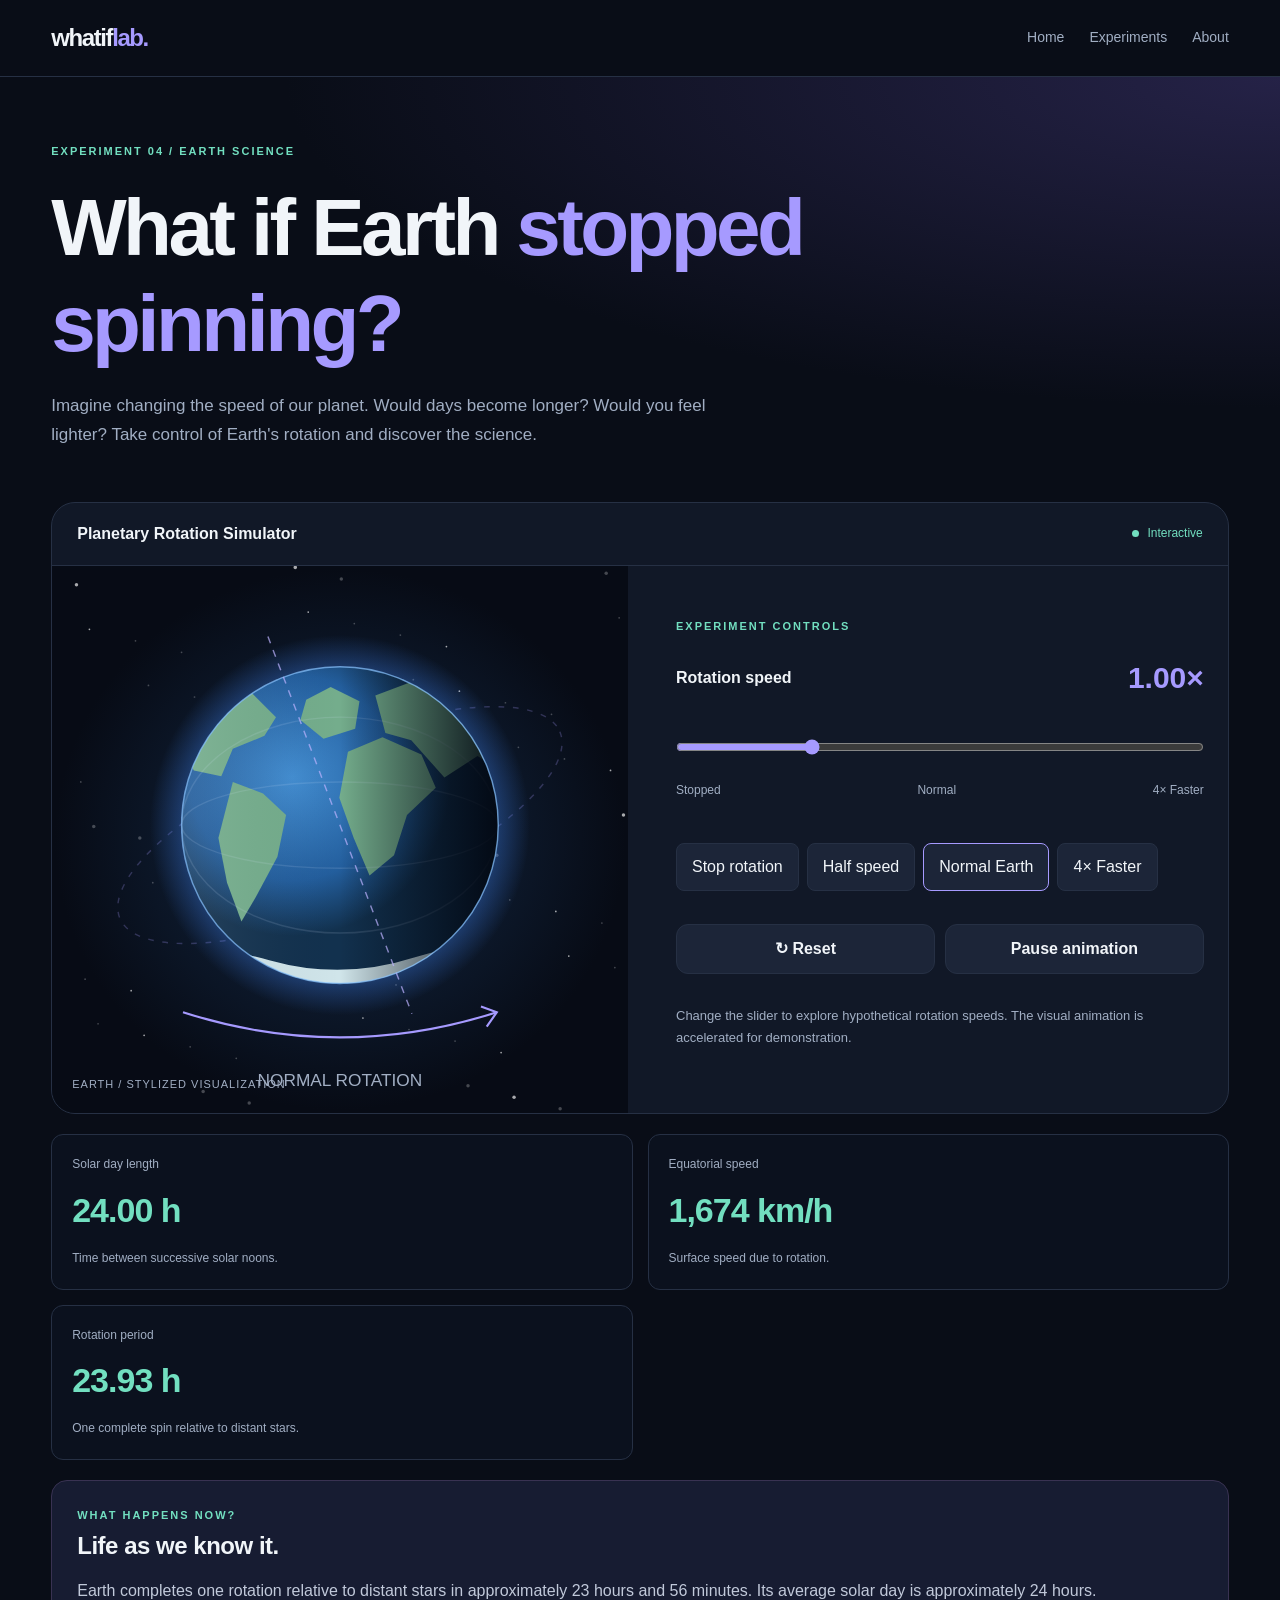
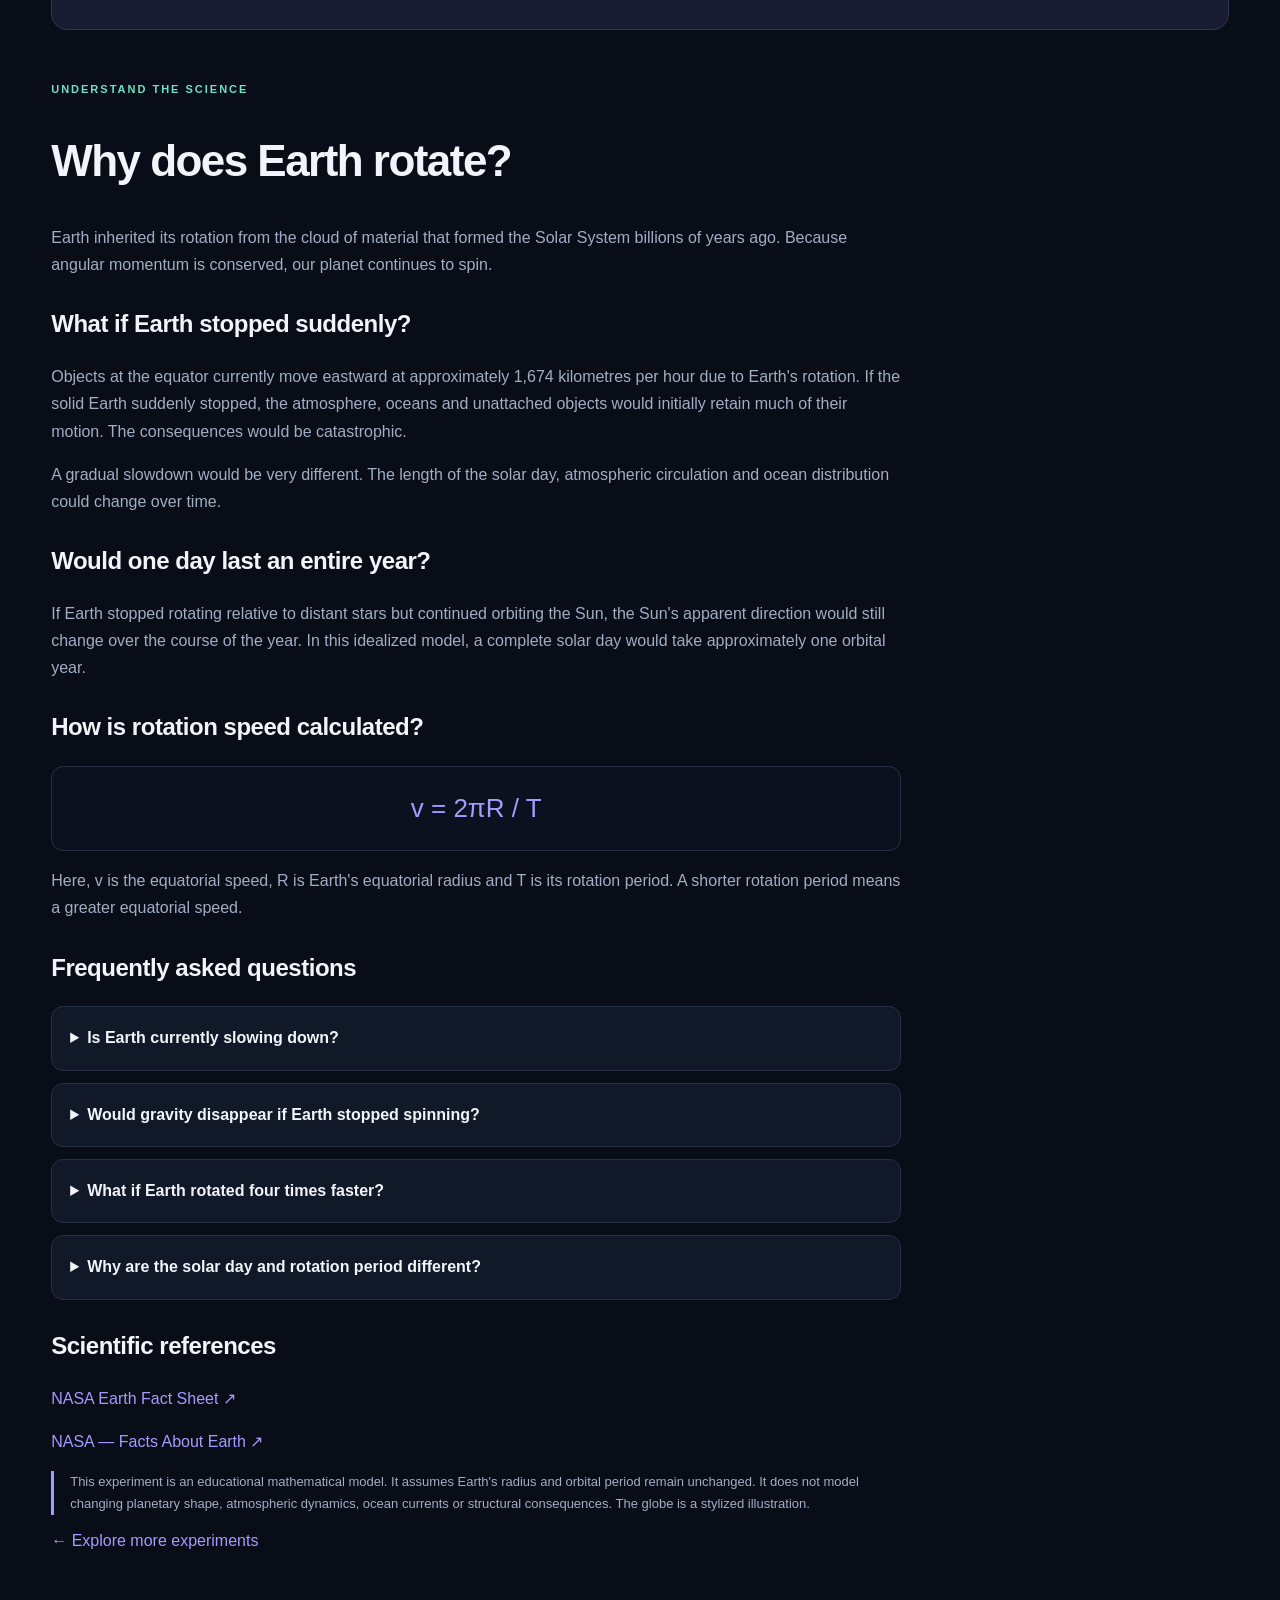
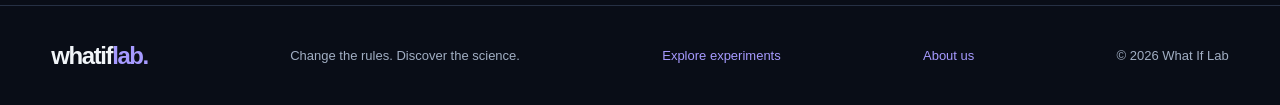
<file: earth-spin.html>
<!DOCTYPE html>
<html lang="en">
<head>
<meta charset="UTF-8">
<meta name="viewport" content="width=device-width, initial-scale=1.0">
<meta name="theme-color" content="#090d17">
<meta name="description" content="What if Earth stopped spinning or rotated faster? Explore Earth's rotation, day length and equatorial speed through an interactive science simulation.">
<title>What If Earth Stopped Spinning? | What If Lab</title>


<link rel="stylesheet" href="css/style.css">
<link rel="stylesheet" href="css/animations.css">
<script src="js/components.js" defer></script>
<script src="js/main.js" defer></script>

<style>
@layer legacy {
:root {
  --bg: #090d17;
  --panel: #111827;
  --border: #263044;
  --text: #f1f5f9;
  --muted: #a1aec3;
  --accent: #a69aff;
  --green: #72dfc0;
}

* { box-sizing: border-box; }

html { scroll-behavior: smooth; }

body {
  margin: 0;
  background: var(--bg);
  color: var(--text);
  font-family: Inter, -apple-system, BlinkMacSystemFont, "Segoe UI", sans-serif;
  line-height: 1.7;
}

a { color: var(--accent); text-decoration: none; }

button, input { font: inherit; }

button { cursor: pointer; }

button:focus-visible, input:focus-visible, a:focus-visible {
  outline: 3px solid var(--accent);
  outline-offset: 4px;
}

.container {
  width: min(1150px, 92%);
  margin: auto;
}

header {
  border-bottom: 1px solid var(--border);
}

.nav {
  min-height: 75px;
  display: flex;
  align-items: center;
  justify-content: space-between;
  gap: 15px;
}

.logo {
  color: white;
  font-size: 24px;
  font-weight: 850;
  letter-spacing: -1.4px;
}

.logo span { color: var(--accent); }

.back {
  color: var(--muted);
  font-size: 14px;
}

.hero {
  padding: 65px 0 35px;
  background: radial-gradient(ellipse at top right, #252247, transparent 55%);
}

.eyebrow {
  color: var(--green);
  text-transform: uppercase;
  letter-spacing: 3px;
  font-size: 11px;
  font-weight: 700;
}

h1 {
  max-width: 850px;
  font-size: clamp(38px, 6vw, 70px);
  line-height: 1.08;
  letter-spacing: -2.5px;
  margin: 20px 0;
}

h1 span { color: var(--accent); }

.hero p {
  color: var(--muted);
  max-width: 680px;
  font-size: 17px;
}

.lab {
  border: 1px solid var(--border);
  background: var(--panel);
  border-radius: 24px;
  overflow: hidden;
}

.lab-header {
  padding: 18px 25px;
  display: flex;
  align-items: center;
  justify-content: space-between;
  border-bottom: 1px solid var(--border);
  gap: 12px;
}

.live {
  color: var(--green);
  font-size: 12px;
}

.live::before {
  content: "";
  display: inline-block;
  width: 7px;
  height: 7px;
  background: var(--green);
  border-radius: 50%;
  margin-right: 8px;
}

.workspace {
  display: grid;
  grid-template-columns: 1.15fr 1fr;
}

.scene {
  position: relative;
  min-height: 440px;
  display: grid;
  place-items: center;
  background: radial-gradient(ellipse at center, #142b49, #070b15 70%);
  overflow: hidden;
}

.scene svg {
  width: 100%;
  max-width: 470px;
  position: relative;
  z-index: 1;
}

.scene-label {
  position: absolute;
  bottom: 20px;
  left: 20px;
  font-size: 11px;
  letter-spacing: 1px;
  color: var(--muted);
}

.controls {
  padding: 30px;
  display: flex;
  flex-direction: column;
  justify-content: center;
}

.control-heading {
  display: flex;
  justify-content: space-between;
  align-items: center;
  gap: 10px;
}

.speed-number {
  font-size: 30px;
  color: var(--accent);
  font-weight: 750;
}

input[type=range] {
  width: 100%;
  accent-color: var(--accent);
  margin: 20px 0 10px;
}

.range-labels {
  display: flex;
  justify-content: space-between;
  font-size: 12px;
  color: var(--muted);
}

.presets {
  display: grid;
  grid-template-columns: 1fr 1fr;
  gap: 10px;
  margin-top: 24px;
}

.presets button, .secondary {
  background: #1c2538;
  color: var(--text);
  border: 1px solid var(--border);
  padding: 12px;
  border-radius: 10px;
  transition: .2s;
}

.presets button:hover,
.presets button.active,
.secondary:hover {
  border-color: var(--accent);
  background: #30294e;
}

.reset {
  margin-top: 15px;
  display: flex;
  gap: 10px;
}

.reset button { flex: 1; }

.metrics {
  display: grid;
  grid-template-columns: repeat(3, 1fr);
  gap: 15px;
  margin: 20px 0;
}

.metric {
  background: var(--panel);
  border: 1px solid var(--border);
  border-radius: 16px;
  padding: 22px;
}

.metric small {
  color: var(--muted);
  display: block;
  font-size: 12px;
}

.metric strong {
  display: block;
  color: var(--green);
  font-size: clamp(23px, 3vw, 35px);
  margin: 10px 0;
  letter-spacing: -1px;
}

.metric p {
  color: var(--muted);
  font-size: 12px;
  margin: 0;
}

.insight {
  background: #171c32;
  border: 1px solid #393252;
  border-radius: 16px;
  padding: 25px;
  margin-top: 20px;
}

.insight h3 {
  margin: 8px 0;
  font-size: 22px;
}

.insight p {
  color: #c1c9da;
  margin-bottom: 0;
}

.science {
  padding: 60px 0;
  max-width: 850px;
}

.science h2 {
  font-size: 32px;
  letter-spacing: -1px;
  line-height: 1.2;
}

.science h3 { margin-top: 32px; }

.science p { color: var(--muted); }

.formula {
  background: #111827;
  border: 1px solid var(--border);
  color: var(--accent);
  text-align: center;
  font-size: clamp(18px, 3vw, 25px);
  padding: 20px;
  border-radius: 12px;
}

.note {
  border-left: 3px solid var(--accent);
  padding-left: 18px;
  font-size: 14px;
}

details {
  background: var(--panel);
  border: 1px solid var(--border);
  border-radius: 12px;
  margin: 12px 0;
  padding: 18px;
}

summary {
  cursor: pointer;
  font-weight: 650;
}

.footer {
  border-top: 1px solid var(--border);
  padding: 30px 0;
  color: var(--muted);
  font-size: 13px;
}

.footer-row {
  display: flex;
  justify-content: space-between;
  gap: 15px;
  flex-wrap: wrap;
}

@media(max-width: 760px) {
  .workspace { grid-template-columns: 1fr; }
  .scene { min-height: 320px; }
  .controls { padding: 20px; }
  .metrics { grid-template-columns: 1fr; }
  .hero { padding-top: 40px; }
  h1 { letter-spacing: -1.5px; }
}

@media(prefers-reduced-motion: reduce) {
  html { scroll-behavior: auto; }
  * { transition: none !important; }
}
}
</style>
</head>

<body>

<header data-site-header>
  <div class="container nav">
    <a href="index.html" class="logo">whatif<span>lab.</span></a>
    <a href="index.html#experiments" class="back">← All experiments</a>
  </div>
</header>

<main>

<div class="hero">
  <div class="container">
    <div class="eyebrow">Experiment 04 / Earth Science</div>
    <h1>What if Earth <span>stopped spinning?</span></h1>
    <p>Imagine changing the speed of our planet. Would days become longer? Would you feel lighter? Take control of Earth's rotation and discover the science.</p>
  </div>
</div>

<div class="container">

  <section class="lab">
    <div class="lab-header">
      <strong>Planetary Rotation Simulator</strong>
      <span class="live">Interactive</span>
    </div>

    <div class="workspace">

      <div class="scene">

        <svg viewBox="0 0 400 380" role="img" aria-label="Stylized animation of Earth's rotation">

          <defs>

            <clipPath id="earthClip">
              <circle cx="200" cy="180" r="110"/>
            </clipPath>

            <radialGradient id="ocean" cx="35%" cy="35%">
              <stop offset="0%" stop-color="#438ed2"/>
              <stop offset="65%" stop-color="#235e9d"/>
              <stop offset="100%" stop-color="#12314e"/>
            </radialGradient>

            <linearGradient id="shadow">
              <stop offset="0%" stop-color="#ffffff" stop-opacity=".1"/>
              <stop offset="50%" stop-color="#020711" stop-opacity="0"/>
              <stop offset="100%" stop-color="#020711" stop-opacity=".94"/>
            </linearGradient>

            <radialGradient id="glow">
              <stop offset="65%" stop-color="#4289ff" stop-opacity="0"/>
              <stop offset="83%" stop-color="#4289ff" stop-opacity=".3"/>
              <stop offset="100%" stop-color="#4289ff" stop-opacity="0"/>
            </radialGradient>

            <g id="landMap" fill="#74ad8c">

              <path d="M15 30 L40 15 65 22 81 12 104 35 96 48 74 57 66 76 47 72 36 55 17 46Z"/>

              <path d="M74 80 L95 88 111 103 105 132 90 160 80 177 70 150 64 119Z"/>

              <path d="M125 23 L142 14 162 24 159 43 137 50 121 37Z"/>

              <path d="M154 59 L178 49 205 61 215 84 195 103 186 131 169 145 158 119 148 91Z"/>

              <path d="M173 20 L202 9 230 17 252 11 280 29 311 25 340 47 329 68 301 74 285 96 267 77 244 62 221 77 198 51 180 46Z"/>

              <path d="M280 123 L303 111 327 122 336 145 313 155 288 149Z"/>

              <path d="M0 202 Q50 190 100 204 T200 202 T300 205 L360 220 H0Z" fill="#d0e5ea"/>

            </g>

          </defs>

          <g id="stars"></g>

          <ellipse cx="200" cy="180" rx="166" ry="55"
            transform="rotate(-23 200 180)"
            fill="none" stroke="#a69aff"
            stroke-opacity=".25" stroke-dasharray="4 6"/>

          <circle cx="200" cy="180" r="132" fill="url(#glow)"/>

          <circle cx="200" cy="180" r="110" fill="url(#ocean)"/>

          <g clip-path="url(#earthClip)">
            <g transform="translate(90 70)">
              <g id="rotatingMap">
                <use href="#landMap" x="-360"/>
                <use href="#landMap"/>
                <use href="#landMap" x="360"/>
              </g>
            </g>

            <ellipse cx="200" cy="180" rx="110" ry="30"
              fill="none" stroke="#d9e9fa" stroke-opacity=".13"/>

            <ellipse cx="200" cy="180" rx="110" ry="75"
              fill="none" stroke="#d9e9fa" stroke-opacity=".13"/>

            <circle cx="200" cy="180" r="110" fill="url(#shadow)"/>
          </g>

          <circle cx="200" cy="180" r="110"
            fill="none" stroke="#8ac5ff" stroke-opacity=".7"/>

          <line x1="150" y1="49" x2="250" y2="311"
            stroke="#bdb2ff" stroke-opacity=".7"
            stroke-dasharray="5 5"/>

          <path d="M91 310 Q200 345 309 310"
            fill="none" stroke="#a69aff" stroke-width="1.5"/>

          <path d="M298 306 L309 310 302 320"
            fill="none" stroke="#a69aff" stroke-width="1.5"/>

          <text x="200" y="361" text-anchor="middle"
            fill="#a1aec3" font-size="12" id="earthStatus">
            NORMAL ROTATION
          </text>

        </svg>

        <span class="scene-label">EARTH / STYLIZED VISUALIZATION</span>

      </div>

      <div class="controls">

        <div class="eyebrow">Experiment controls</div>

        <div class="control-heading">
          <label for="rotation">Rotation speed</label>
          <output class="speed-number" id="speedNumber">1.00×</output>
        </div>

        <input id="rotation" type="range"
          min="0" max="4" step="0.01" value="1">

        <div class="range-labels">
          <span>Stopped</span>
          <span>Normal</span>
          <span>4× Faster</span>
        </div>

        <div class="presets">
          <button data-speed="0">Stop rotation</button>
          <button data-speed="0.5">Half speed</button>
          <button data-speed="1" class="active">Normal Earth</button>
          <button data-speed="4">4× Faster</button>
        </div>

        <div class="reset">
          <button class="secondary" id="reset">↻ Reset</button>
          <button class="secondary" id="pause">Pause animation</button>
        </div>

        <p style="color:var(--muted);font-size:13px">
          Change the slider to explore hypothetical rotation speeds. The visual animation is accelerated for demonstration.
        </p>

      </div>

    </div>
  </section>

  <div class="metrics" aria-live="polite">

    <div class="metric">
      <small>Solar day length</small>
      <strong id="dayLength">24.00 h</strong>
      <p>Time between successive solar noons.</p>
    </div>

    <div class="metric">
      <small>Equatorial speed</small>
      <strong id="equatorSpeed">1,674 km/h</strong>
      <p>Surface speed due to rotation.</p>
    </div>

    <div class="metric">
      <small>Rotation period</small>
      <strong id="period">23.93 h</strong>
      <p>One complete spin relative to distant stars.</p>
    </div>

  </div>

  <div class="insight" aria-live="polite">
    <div class="eyebrow">What happens now?</div>
    <h3 id="insightTitle">Life as we know it.</h3>
    <p id="insightText"></p>
  </div>

  <article class="science">

    <div class="eyebrow">Understand the science</div>

    <h2>Why does Earth rotate?</h2>

    <p>Earth inherited its rotation from the cloud of material that formed the Solar System billions of years ago. Because angular momentum is conserved, our planet continues to spin.</p>

    <h3>What if Earth stopped suddenly?</h3>

    <p>Objects at the equator currently move eastward at approximately 1,674 kilometres per hour due to Earth's rotation. If the solid Earth suddenly stopped, the atmosphere, oceans and unattached objects would initially retain much of their motion. The consequences would be catastrophic.</p>

    <p>A gradual slowdown would be very different. The length of the solar day, atmospheric circulation and ocean distribution could change over time.</p>

    <h3>Would one day last an entire year?</h3>

    <p>If Earth stopped rotating relative to distant stars but continued orbiting the Sun, the Sun's apparent direction would still change over the course of the year. In this idealized model, a complete solar day would take approximately one orbital year.</p>

    <h3>How is rotation speed calculated?</h3>

    <div class="formula">v = 2πR / T</div>

    <p>Here, v is the equatorial speed, R is Earth's equatorial radius and T is its rotation period. A shorter rotation period means a greater equatorial speed.</p>

    <h3>Frequently asked questions</h3>

    <details>
      <summary>Is Earth currently slowing down?</summary>
      <p>Over long periods, tidal interactions with the Moon tend to slow Earth's rotation. Short-term changes can also occur because of processes involving the atmosphere, oceans and Earth's interior.</p>
    </details>

    <details>
      <summary>Would gravity disappear if Earth stopped spinning?</summary>
      <p>No. Earth's gravitational attraction primarily comes from its mass. Stopping rotation would remove the centrifugal contribution that slightly reduces apparent weight, especially at the equator.</p>
    </details>

    <details>
      <summary>What if Earth rotated four times faster?</summary>
      <p>In this simplified model, Earth's rotation period would be approximately six hours. The centrifugal effect would increase, and a real planet's shape, weather and ocean circulation could also change.</p>
    </details>

    <details>
      <summary>Why are the solar day and rotation period different?</summary>
      <p>Earth moves along its orbit while rotating. It therefore needs to rotate slightly more than one full turn relative to distant stars for the Sun to return to the same position in the sky.</p>
    </details>

    <h3>Scientific references</h3>

    <p>
      <a href="https://nssdc.gsfc.nasa.gov/planetary/factsheet/earthfact.html"
        target="_blank" rel="noopener noreferrer">NASA Earth Fact Sheet ↗</a>
    </p>

    <p>
      <a href="https://science.nasa.gov/earth/facts/"
        target="_blank" rel="noopener noreferrer">NASA — Facts About Earth ↗</a>
    </p>

    <p class="note">This experiment is an educational mathematical model. It assumes Earth's radius and orbital period remain unchanged. It does not model changing planetary shape, atmospheric dynamics, ocean currents or structural consequences. The globe is a stylized illustration.</p>

    <a href="index.html#experiments">← Explore more experiments</a>

  </article>

</div>
</main>

<footer class="footer" data-site-footer>
  <div class="container footer-row">
    <a href="index.html" class="logo">whatif<span>lab.</span></a>
    <span>Built for curious minds.</span>
    <span>© <span id="year"></span> What If Lab</span>
  </div>
</footer>

<script>

const $ = id => document.getElementById(id);

const earthRadius = 6378.137;
const normalPeriod = 23.9345;
const orbitalHours = 365.256 * 24;

let speed = 1;
let offset = 0;
let lastTime = 0;
let paused = window.matchMedia(
  "(prefers-reduced-motion: reduce)"
).matches;

$("year").textContent = new Date().getFullYear();

// Decorative stars

for (let i = 0; i < 65; i++) {

  const star = document.createElementNS(
    "http://www.w3.org/2000/svg", "circle"
  );

  star.setAttribute("cx", (i * 73 + 17) % 400);
  star.setAttribute("cy", (i * 47 + 13) % 380);
  star.setAttribute("r", i % 4 === 0 ? 1.2 : 0.6);
  star.setAttribute("fill", "#ffffff");
  star.setAttribute("opacity", i % 3 === 0 ? .65 : .25);

  $("stars").appendChild(star);

}

function formatDuration(hours) {

  if (!Number.isFinite(hours)) return "No cycle";

  if (hours > 48) {
    return (hours / 24).toFixed(2) + " days";
  }

  return hours.toFixed(2) + " h";

}

function update() {

  speed = Number($("rotation").value);

  $("speedNumber").textContent = speed.toFixed(2) + "×";

  const rotationFrequency = speed / normalPeriod;

  const solarFrequency = Math.abs(
    rotationFrequency - 1 / orbitalHours
  );

  const solarDay = solarFrequency < 0.000000001
    ? Infinity
    : 1 / solarFrequency;

  const equatorSpeed =
    2 * Math.PI * earthRadius * rotationFrequency;

  $("dayLength").textContent = formatDuration(solarDay);

  $("equatorSpeed").textContent =
    Math.round(equatorSpeed).toLocaleString("en-US") + " km/h";

  $("period").textContent =
    speed === 0 ? "No rotation" :
    formatDuration(normalPeriod / speed);

  document.querySelectorAll("[data-speed]").forEach(btn => {

    const active = Number(btn.dataset.speed) === speed;

    btn.classList.toggle("active", active);
    btn.setAttribute("aria-pressed", String(active));

  });

  if (speed === 0) {

    $("earthStatus").textContent = "ROTATION STOPPED";

    $("insightTitle").textContent = "A day lasting an entire year.";

    $("insightText").textContent =
      "Earth no longer spins relative to distant stars, but it continues orbiting the Sun. In this model, the solar day becomes approximately 365 days long. A sudden stop would have catastrophic physical consequences.";

  } else if (speed < 1) {

    $("earthStatus").textContent = "SLOW ROTATION";

    $("insightTitle").textContent = "The world slows down.";

    $("insightText").textContent =
      "Earth takes longer to complete one rotation. For the selected speed, solar days are longer than usual. The centrifugal effect is reduced, and real atmospheric and ocean circulation would change.";

  } else if (speed === 1) {

    $("earthStatus").textContent = "NORMAL ROTATION";

    $("insightTitle").textContent = "Life as we know it.";

    $("insightText").textContent =
      "Earth completes one rotation relative to distant stars in approximately 23 hours and 56 minutes. Its average solar day is approximately 24 hours.";

  } else {

    $("earthStatus").textContent = "ACCELERATED ROTATION";

    $("insightTitle").textContent = "Welcome to a faster world.";

    $("insightText").textContent =
      "Earth completes each rotation more quickly, producing shorter solar days. The centrifugal effect increases at the equator. A real planet could also experience major changes in its shape and climate.";

  }

}

function setSpeed(value) {
  $("rotation").value = value;
  update();
}

$("rotation").addEventListener("input", update);

document.querySelectorAll("[data-speed]").forEach(btn => {

  btn.addEventListener("click", () => {
    setSpeed(Number(btn.dataset.speed));
  });

});

$("reset").addEventListener("click", () => {
  offset = 0;
  $("rotatingMap").setAttribute("transform", "translate(0 0)");
  setSpeed(1);
});

function updatePauseButton() {

  $("pause").textContent = paused
    ? "Play animation"
    : "Pause animation";

  $("pause").setAttribute("aria-pressed", String(paused));

}

$("pause").addEventListener("click", () => {
  paused = !paused;
  updatePauseButton();
});

function animate(now) {

  const delta = lastTime
    ? Math.min(now - lastTime, 50) / 1000
    : 0;

  lastTime = now;

  if (!paused && speed > 0) {

    offset = (offset + speed * 24 * delta) % 360;

    $("rotatingMap").setAttribute(
      "transform", "translate(" + (-offset) + " 0)"
    );

  }

  requestAnimationFrame(animate);

}

update();
updatePauseButton();
requestAnimationFrame(animate);

</script>

</body>
</html>
</file>
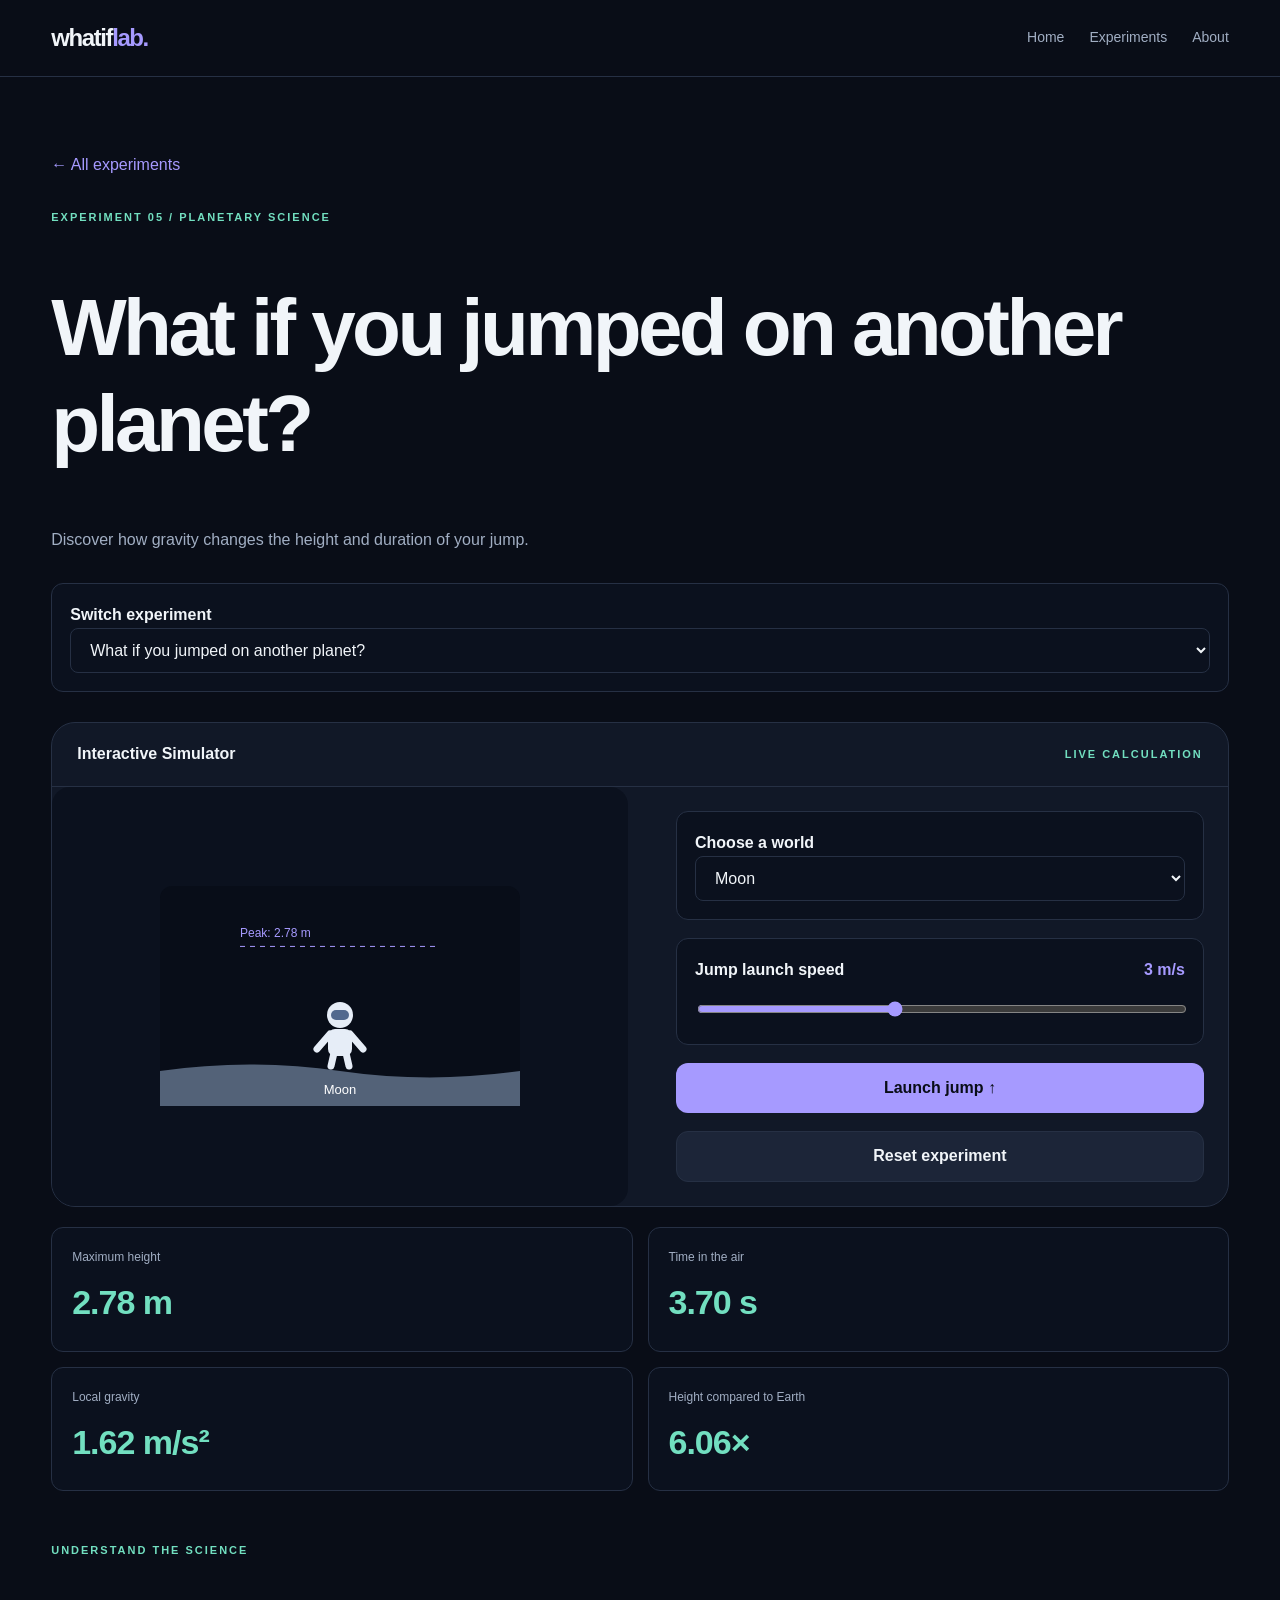
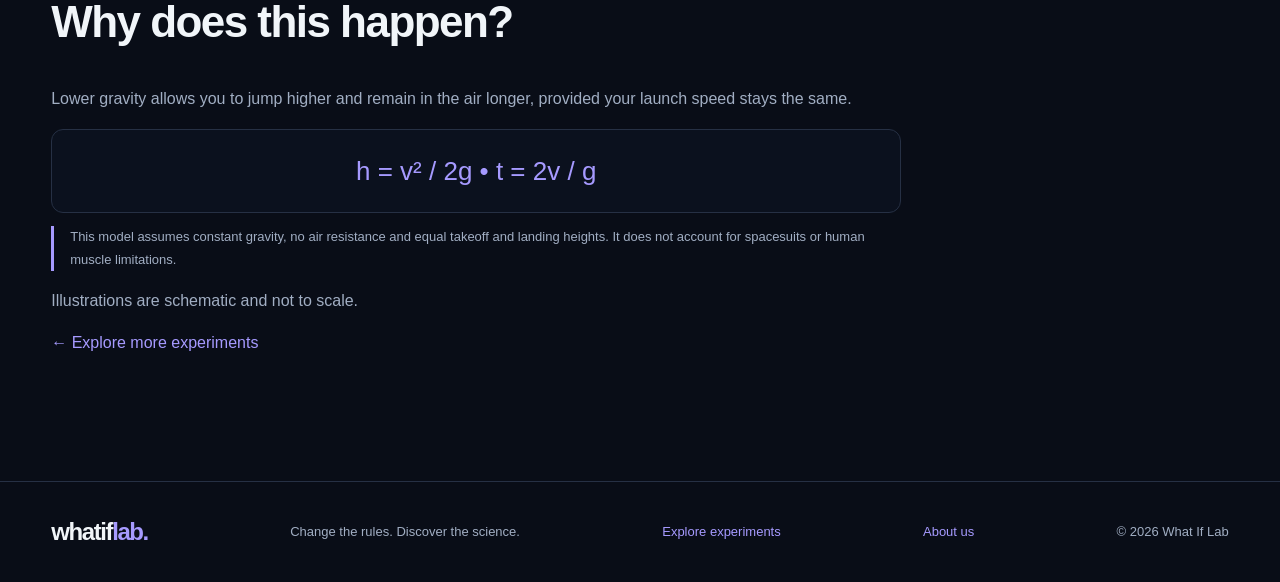
<file: experiments.html>
<!DOCTYPE html>
<html lang="en">

<head>

  <meta charset="UTF-8">

  <meta name="viewport"
    content="width=device-width, initial-scale=1.0">

  <meta name="description"
    content="Explore interactive experiments about gravity, planets, black holes, sunlight and sound at What If Lab.">

  <title>Interactive Experiments | What If Lab</title>

  <link rel="stylesheet" href="css/style.css">

  <link rel="stylesheet" href="css/animations.css">

  <script src="js/components.js" defer></script>

  <script src="js/main.js" defer></script>

  <script src="js/experiments.js" defer></script>

</head>

<body>

  <header data-site-header></header>

  <main class="container section">

    <a href="index.html#experiments">
      ← All experiments
    </a>

    <div style="margin-top:30px">

      <div class="eyebrow" id="experiment-label">
        Interactive Science
      </div>

      <h1 class="animate-fade-up"
        id="experiment-title">
        Explore the impossible.
      </h1>

      <p class="muted" id="experiment-description"></p>

    </div>

    <div class="control" style="margin:30px 0">

      <label for="lab-picker">
        Switch experiment
      </label>

      <select id="lab-picker"></select>

    </div>

    <div id="experiment-page">

      <p class="muted">Loading experiment...</p>

    </div>

    <noscript>
      Please enable JavaScript to use the simulators.
    </noscript>

  </main>

  <footer data-site-footer></footer>

</body>

</html>
</file>
<file: css/style.css>
/* ==========================================
   WHAT IF LAB
   Global Design System — Version 1.0
   ========================================== */

/* 01. DESIGN TOKENS */

:root {

  /* Background colors */
  --bg: #090d17;
  --panel: #111827;
  --surface: #0b111e;
  --surface-hover: #1c2538;
  --border: #263044;

  /* Text colors */
  --text: #f1f5f9;
  --muted: #a1aec3;

  /* Brand colors */
  --accent: #a69aff;
  --accent-hover: #ccc4ff;
  --green: #72dfc0;
  --danger: #ff7474;
  --warning: #f5c76b;

  /* Typography */
  --font-main: Inter, -apple-system,
    BlinkMacSystemFont, "Segoe UI", sans-serif;

  --font-heading: var(--font-main);

  /* Layout */
  --container-width: 1180px;
  --container-padding: 4%;
  --section-spacing: 75px;

  /* Border radius */
  --radius-sm: 8px;
  --radius-md: 12px;
  --radius-lg: 18px;
  --radius-xl: 24px;

  /* Effects */
  --shadow-sm: 0 4px 15px #00000015;
  --shadow-md: 0 12px 35px #00000025;
  --shadow-lg: 0 20px 60px #00000040;

  /* Animation timing */
  --transition-fast: 150ms ease;
  --transition-normal: 250ms ease;
  --transition-slow: 450ms ease;

  color-scheme: dark;
}

/* 02. LIGHT THEME */

[data-theme="light"] {

  --bg: #f5f6fa;
  --panel: #ffffff;
  --surface: #edf0f6;
  --surface-hover: #e3e7f1;
  --border: #d8deea;

  --text: #172033;
  --muted: #596579;

  --accent: #6351c8;
  --accent-hover: #4d3bab;
  --green: #087c61;
  --danger: #c63737;
  --warning: #946200;

  color-scheme: light;
}

/* 03. GLOBAL RESET */

*,
*::before,
*::after {
  box-sizing: border-box;
}

html {
  scroll-behavior: smooth;
}

body {
  margin: 0;
  background: var(--bg);
  color: var(--text);
  font-family: var(--font-main);
  line-height: 1.65;
  -webkit-font-smoothing: antialiased;
}

img,
svg,
canvas,
video {
  max-width: 100%;
}

button,
input,
select,
textarea {
  font: inherit;
}

button,
select {
  cursor: pointer;
}

a {
  color: var(--accent);
  text-decoration: none;
}

a:hover {
  color: var(--accent-hover);
}

button:focus-visible,
a:focus-visible,
input:focus-visible,
select:focus-visible {
  outline: 3px solid var(--accent);
  outline-offset: 4px;
}

[hidden] {
  display: none !important;
}

::selection {
  background: var(--accent);
  color: var(--bg);
}

/* 04. TYPOGRAPHY */

h1,
h2,
h3,
h4 {
  font-family: var(--font-heading);
  line-height: 1.2;
}

h1 {
  font-size: clamp(38px, 7vw, 80px);
  letter-spacing: -0.045em;
}

h2 {
  font-size: clamp(28px, 4vw, 44px);
  letter-spacing: -0.035em;
}

h3 {
  font-size: clamp(19px, 2vw, 24px);
  letter-spacing: -0.02em;
}

p {
  line-height: 1.7;
}

.muted {
  color: var(--muted);
}

.accent {
  color: var(--accent);
}

.eyebrow,
.tag {
  font-size: 11px;
  font-weight: 750;
  letter-spacing: 2px;
  text-transform: uppercase;
  color: var(--green);
}

/* 05. LAYOUT SYSTEM */

.container {
  width: min(
    var(--container-width),
    calc(100% - var(--container-padding) * 2)
  );
  margin-inline: auto;
}

.section {
  padding-block: var(--section-spacing);
}

.grid {
  display: grid;
  gap: 22px;
}

.grid-2 {
  grid-template-columns: repeat(2, minmax(0, 1fr));
}

.grid-3 {
  grid-template-columns: repeat(3, minmax(0, 1fr));
}

.grid-4 {
  grid-template-columns: repeat(4, minmax(0, 1fr));
}

.flex {
  display: flex;
  gap: 16px;
}

.center {
  display: grid;
  place-items: center;
}

/* 06. NAVIGATION */

.site-header {
  border-bottom: 1px solid var(--border);
  background: var(--bg);
}

.nav {
  min-height: 76px;
  display: flex;
  align-items: center;
  justify-content: space-between;
  gap: 20px;
}

.logo {
  color: var(--text);
  font-size: 24px;
  font-weight: 850;
  letter-spacing: -1.4px;
}

.logo span {
  color: var(--accent);
}

.nav-links {
  display: flex;
  align-items: center;
  gap: 25px;
}

.nav-links a {
  color: var(--muted);
  font-size: 14px;
}

.nav-links a:hover {
  color: var(--text);
}

/* 07. BUTTON SYSTEM */

.btn,
.primary,
.secondary {
  display: inline-flex;
  justify-content: center;
  align-items: center;
  gap: 8px;

  padding: 13px 22px;
  border: 1px solid transparent;
  border-radius: var(--radius-md);

  font-weight: 700;
  line-height: 1.4;

  transition:
    background var(--transition-normal),
    transform var(--transition-normal),
    border-color var(--transition-normal);
}

.btn-primary,
.primary {
  background: var(--accent);
  color: var(--bg);
}

.btn-primary:hover,
.primary:hover {
  background: var(--accent-hover);
  color: var(--bg);
  transform: translateY(-2px);
}

.btn-secondary,
.secondary {
  background: var(--surface-hover);
  color: var(--text);
  border-color: var(--border);
}

.btn-secondary:hover,
.secondary:hover {
  border-color: var(--accent);
  color: var(--text);
}

.btn:active,
.primary:active,
.secondary:active {
  transform: scale(.98);
}

button:disabled {
  opacity: .5;
  cursor: not-allowed;
}

/* 08. EXPERIMENT CARDS */

.cards {
  display: grid;
  grid-template-columns: repeat(3, minmax(0, 1fr));
  gap: 22px;
}

.card {
  background: var(--panel);
  border: 1px solid var(--border);
  border-radius: var(--radius-lg);
  overflow: hidden;

  transition:
    transform var(--transition-normal),
    border-color var(--transition-normal),
    box-shadow var(--transition-normal);
}

.card:hover {
  transform: translateY(-5px);
  border-color: var(--accent);
  box-shadow: var(--shadow-md);
}

.card-content {
  padding: 23px;
}

.card h3 {
  margin: 12px 0;
}

.card p {
  color: var(--muted);
  font-size: 14px;
}

.explore {
  background: transparent;
  border: none;
  color: var(--accent);
  font-weight: 700;
  padding: 8px 0;
}

/* 09. SIMULATION WORKSPACE */

.lab {
  background: var(--panel);
  border: 1px solid var(--border);
  border-radius: var(--radius-xl);
  overflow: hidden;
}

.lab-header {
  display: flex;
  align-items: center;
  justify-content: space-between;
  gap: 12px;
  padding: 18px 25px;
  border-bottom: 1px solid var(--border);
}

.lab-layout,
.workspace {
  display: grid;
  grid-template-columns: repeat(2, minmax(0, 1fr));
  gap: 24px;
}

.controls {
  display: flex;
  flex-direction: column;
  gap: 18px;
  padding: 24px;
}

.control {
  background: var(--surface);
  border: 1px solid var(--border);
  border-radius: var(--radius-md);
  padding: 18px;
}

.control label,
.control-heading {
  display: flex;
  justify-content: space-between;
  align-items: center;
  gap: 12px;
  font-weight: 650;
}

output {
  color: var(--accent);
  font-weight: 700;
}

input[type="range"] {
  width: 100%;
  margin-block: 18px 8px;
  accent-color: var(--accent);
}

select,
input[type="search"],
input[type="number"] {
  width: 100%;
  padding: 12px 15px;
  border: 1px solid var(--border);
  border-radius: var(--radius-sm);
  background: var(--surface);
  color: var(--text);
}

.presets {
  display: flex;
  flex-wrap: wrap;
  gap: 8px;
}

.presets button {
  background: var(--surface-hover);
  color: var(--text);
  border: 1px solid var(--border);
  padding: 10px 15px;
  border-radius: var(--radius-sm);
}

.presets button:hover,
.presets button.active {
  border-color: var(--accent);
}

.visual {
  min-height: 260px;
  display: grid;
  place-items: center;
  background: var(--surface);
  border-radius: var(--radius-lg);
  overflow: hidden;
  padding: 20px;
}

/* 10. RESULT CARDS */

.results,
.metrics {
  display: grid;
  grid-template-columns: repeat(2, minmax(0, 1fr));
  gap: 15px;
  margin-top: 20px;
}

.metric {
  background: var(--surface);
  border: 1px solid var(--border);
  border-radius: var(--radius-md);
  padding: 20px;
  min-width: 0;
}

.metric small {
  display: block;
  color: var(--muted);
  font-size: 12px;
}

.metric strong {
  display: block;
  color: var(--green);
  font-size: clamp(22px, 3vw, 34px);
  letter-spacing: -1px;
  margin-top: 7px;
  overflow-wrap: anywhere;
}

.metric p {
  color: var(--muted);
  font-size: 12px;
}

/* 11. SCIENTIFIC EXPLANATIONS */

.science {
  max-width: 850px;
  padding-block: 50px;
}

.science p,
.explanation p {
  color: var(--muted);
}

.formula {
  background: var(--surface);
  border: 1px solid var(--border);
  border-radius: var(--radius-md);
  padding: 20px;
  color: var(--accent);
  text-align: center;
  font-size: clamp(18px, 3vw, 26px);
}

.note {
  border-left: 3px solid var(--accent);
  padding-left: 16px;
  color: var(--muted);
  font-size: 13px;
}

details {
  background: var(--panel);
  border: 1px solid var(--border);
  border-radius: var(--radius-md);
  padding: 18px;
  margin-block: 12px;
}

summary {
  cursor: pointer;
  font-weight: 650;
}

/* 12. FOOTER */

.site-footer,
.footer {
  border-top: 1px solid var(--border);
  padding: 30px 0;
  color: var(--muted);
  font-size: 13px;
}

.footer-row {
  display: flex;
  justify-content: space-between;
  align-items: center;
  flex-wrap: wrap;
  gap: 15px;
}

/* 13. RESPONSIVE DESIGN */

@media (max-width: 950px) {

  .grid-4,
  .grid-3,
  .cards {
    grid-template-columns: repeat(2, minmax(0, 1fr));
  }

}

@media (max-width: 700px) {

  :root {
    --section-spacing: 48px;
  }

  .grid-2,
  .grid-3,
  .grid-4,
  .cards,
  .lab-layout,
  .workspace {
    grid-template-columns: 1fr;
  }

  .controls {
    padding: 18px;
  }

  .nav {
    min-height: 65px;
  }

  .nav-links {
    gap: 14px;
  }

  .nav-links a {
    font-size: 12px;
  }

  .logo {
    font-size: 21px;
  }

  .metric {
    padding: 15px;
  }

}

@media (max-width: 360px) {

  .results,
  .metrics {
    grid-template-columns: 1fr;
  }

}

/* 14. ACCESSIBILITY */

@media (prefers-reduced-motion: reduce) {

  html {
    scroll-behavior: auto;
  }

  *,
  *::before,
  *::after {
    animation-duration: 0.01ms !important;
    transition-duration: 0.01ms !important;
  }

}

/* END OF GLOBAL DESIGN SYSTEM */
</file>
<file: css/animations.css>
/* ==========================================
   WHAT IF LAB
   Shared Animation System — Version 1.0
   ========================================== */

/* 01. FLOATING OBJECTS */

@keyframes float {
  0%, 100% {
    transform: translateY(0);
  }
  50% {
    transform: translateY(-12px);
  }
}

.animate-float {
  animation: float 4s ease-in-out infinite;
}

/* 02. PLANET ROTATION */

@keyframes rotate {
  from {
    transform: rotate(0deg);
  }
  to {
    transform: rotate(360deg);
  }
}

.animate-rotate {
  animation: rotate 20s linear infinite;
}

.animate-rotate-slow {
  animation: rotate 60s linear infinite;
}

.animate-rotate-fast {
  animation: rotate 5s linear infinite;
}

/* 03. ORBITAL MOTION */

@keyframes orbit {
  from {
    transform: rotate(0deg)
      translateX(var(--orbit-radius, 80px))
      rotate(0deg);
  }

  to {
    transform: rotate(360deg)
      translateX(var(--orbit-radius, 80px))
      rotate(-360deg);
  }
}

.animate-orbit {
  animation: orbit
    var(--orbit-duration, 8s)
    linear infinite;
}

/* 04. PULSE EFFECT */

@keyframes pulse {
  0%, 100% {
    opacity: 1;
    transform: scale(1);
  }

  50% {
    opacity: .65;
    transform: scale(1.06);
  }
}

.animate-pulse {
  animation: pulse 2.5s ease-in-out infinite;
}

/* 05. GLOW EFFECT */

@keyframes glow {
  0%, 100% {
    box-shadow: 0 0 15px
      var(--accent, #a69aff);
  }

  50% {
    box-shadow: 0 0 35px
      var(--accent, #a69aff);
  }
}

.animate-glow {
  animation: glow 3s ease-in-out infinite;
}

/* 06. STAR TWINKLE */

@keyframes twinkle {
  0%, 100% {
    opacity: .25;
  }

  50% {
    opacity: .9;
  }
}

.animate-twinkle {
  animation: twinkle
    var(--twinkle-duration, 3s)
    ease-in-out infinite;

  animation-delay:
    var(--twinkle-delay, 0s);
}

/* 07. FADE IN */

@keyframes fade-in {
  from {
    opacity: 0;
  }

  to {
    opacity: 1;
  }
}

.animate-fade-in {
  animation: fade-in .6s ease both;
}

/* 08. FADE UP */

@keyframes fade-up {
  from {
    opacity: 0;
    transform: translateY(24px);
  }

  to {
    opacity: 1;
    transform: translateY(0);
  }
}

.animate-fade-up {
  animation: fade-up .7s ease both;
}

/* 09. SLIDE ANIMATIONS */

@keyframes slide-left {
  from {
    opacity: 0;
    transform: translateX(30px);
  }

  to {
    opacity: 1;
    transform: translateX(0);
  }
}

@keyframes slide-right {
  from {
    opacity: 0;
    transform: translateX(-30px);
  }

  to {
    opacity: 1;
    transform: translateX(0);
  }
}

.animate-slide-left {
  animation: slide-left .6s ease both;
}

.animate-slide-right {
  animation: slide-right .6s ease both;
}

/* 10. SCALE REVEAL */

@keyframes scale-in {
  from {
    opacity: 0;
    transform: scale(.94);
  }

  to {
    opacity: 1;
    transform: scale(1);
  }
}

.animate-scale-in {
  animation: scale-in .45s ease both;
}

/* 11. STAGGERED ENTRANCE */

.stagger-children > * {
  animation: fade-up .65s ease both;
}

.stagger-children > :nth-child(1) {
  animation-delay: .05s;
}

.stagger-children > :nth-child(2) {
  animation-delay: .12s;
}

.stagger-children > :nth-child(3) {
  animation-delay: .19s;
}

.stagger-children > :nth-child(4) {
  animation-delay: .26s;
}

.stagger-children > :nth-child(5) {
  animation-delay: .33s;
}

.stagger-children > :nth-child(6) {
  animation-delay: .40s;
}

/* 12. HOVER EFFECTS */

.hover-lift {
  transition:
    transform .25s ease,
    box-shadow .25s ease,
    border-color .25s ease;
}

.hover-lift:hover {
  transform: translateY(-5px);
  box-shadow: var(--shadow-md);
}

.hover-scale {
  transition: transform .25s ease;
}

.hover-scale:hover {
  transform: scale(1.035);
}

.hover-glow {
  transition: box-shadow .3s ease;
}

.hover-glow:hover {
  box-shadow: 0 0 25px
    var(--accent, #a69aff);
}

/* 13. LOADING ANIMATION */

@keyframes spin {
  to {
    transform: rotate(360deg);
  }
}

.spinner {
  width: 28px;
  height: 28px;

  border: 3px solid var(--border);
  border-top-color: var(--accent);
  border-radius: 50%;

  animation: spin .8s linear infinite;
}

/* 14. SHIMMER EFFECT */

@keyframes shimmer {
  from {
    background-position: 200% 0;
  }

  to {
    background-position: -200% 0;
  }
}

.skeleton {
  border-radius: var(--radius-md);

  background: linear-gradient(
    90deg,
    var(--panel) 25%,
    var(--surface-hover) 50%,
    var(--panel) 75%
  );

  background-size: 200% 100%;

  animation: shimmer 1.8s linear infinite;
}

/* 15. ANIMATION DELAYS */

.delay-100 {
  animation-delay: 100ms;
}

.delay-200 {
  animation-delay: 200ms;
}

.delay-300 {
  animation-delay: 300ms;
}

.delay-500 {
  animation-delay: 500ms;
}

.delay-700 {
  animation-delay: 700ms;
}

/* 16. ANIMATION CONTROLS */

.animation-paused,
.animation-paused *,
.animation-paused::before,
.animation-paused::after {
  animation-play-state: paused !important;
}

.animation-disabled,
.animation-disabled *,
.animation-disabled::before,
.animation-disabled::after {
  animation: none !important;
  transition: none !important;
}

/* 17. ACCESSIBILITY */

@media (prefers-reduced-motion: reduce) {

  *,
  *::before,
  *::after {
    animation: none !important;
    transition: none !important;
    scroll-behavior: auto !important;
  }

  .hover-lift:hover,
  .hover-scale:hover {
    transform: none;
  }

}

/* END OF SHARED ANIMATION SYSTEM */
</file>
